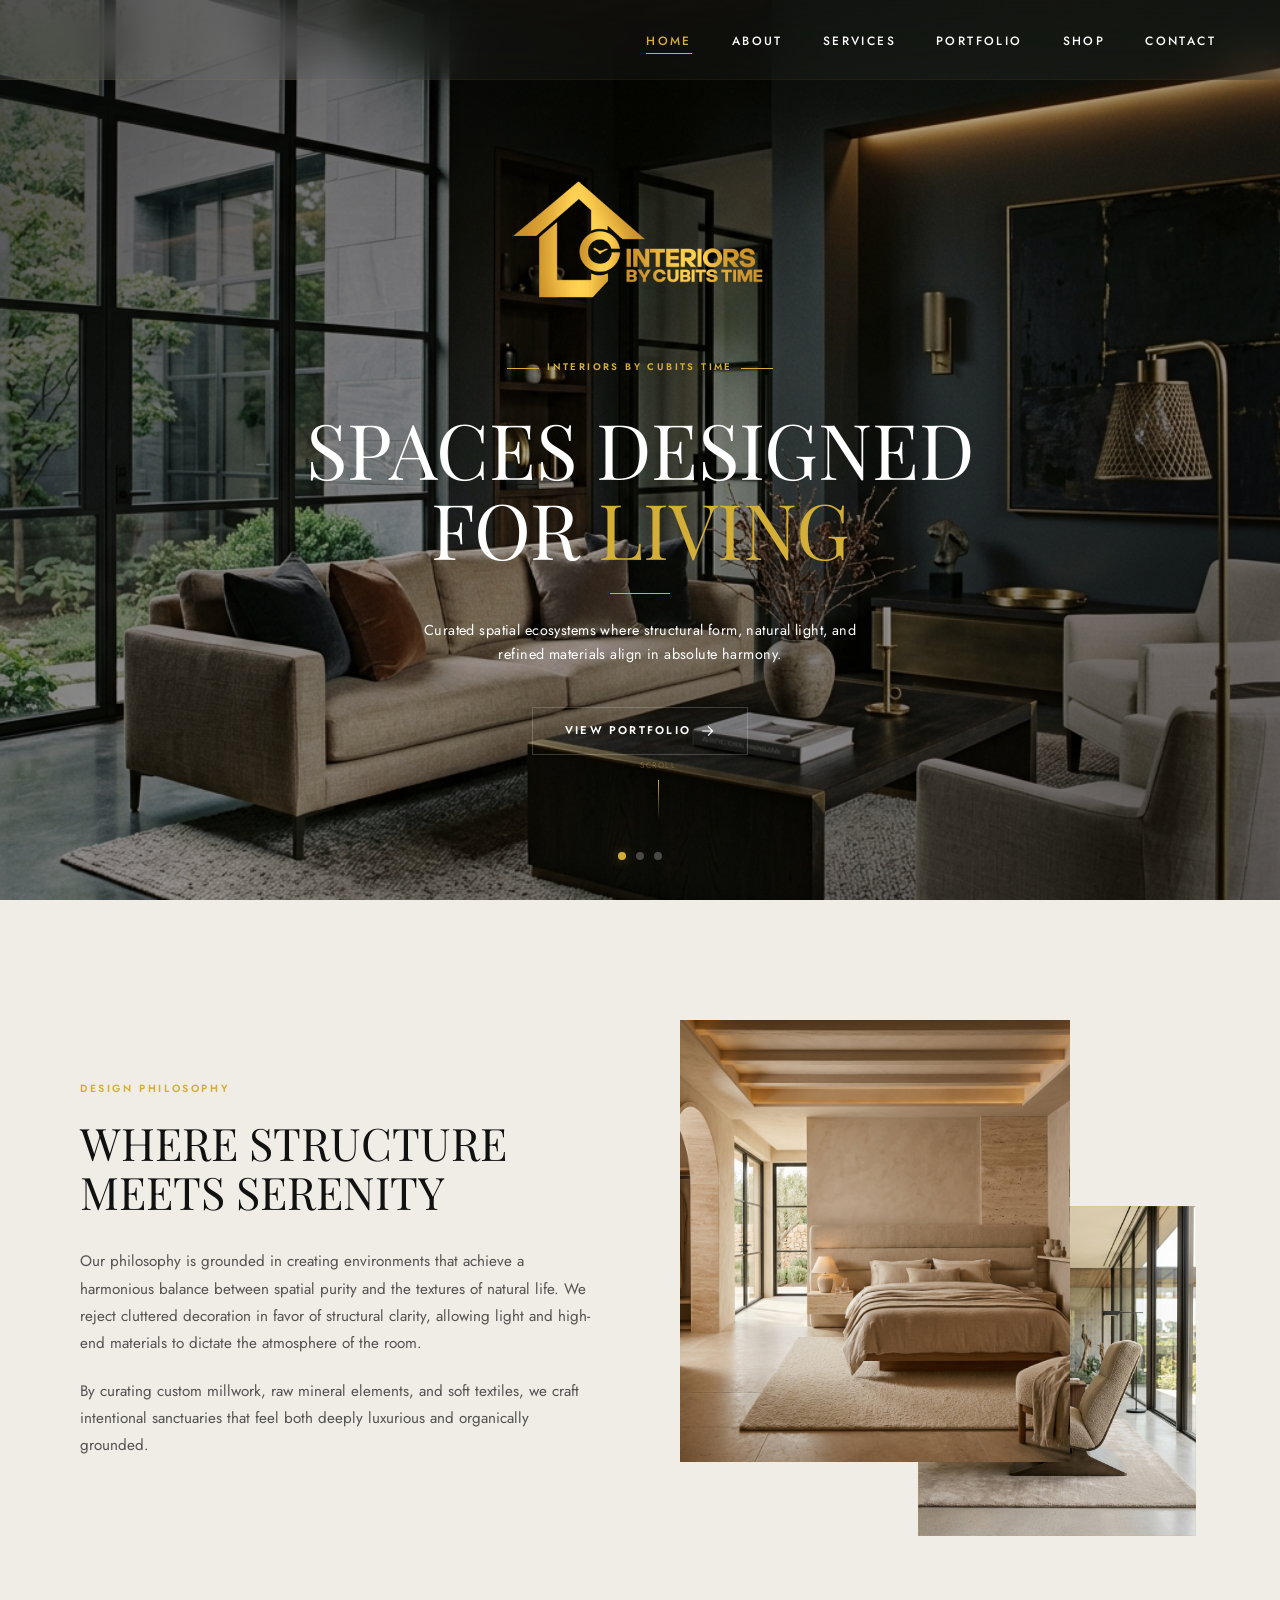
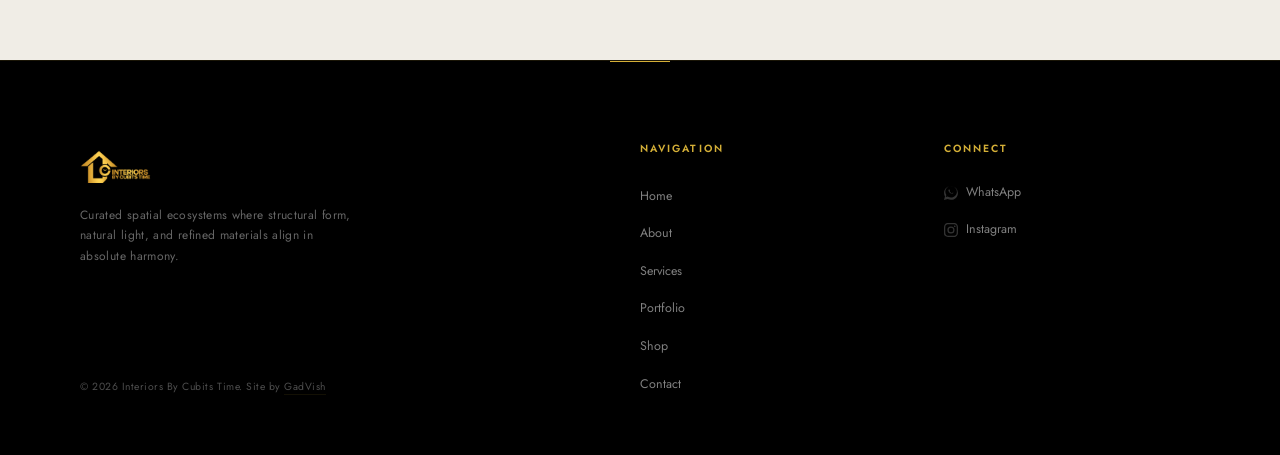
<file: index.html>
<!DOCTYPE html>
<html lang="en">
<head>
    <meta charset="UTF-8">
    <meta name="viewport" content="width=device-width, initial-scale=1.0">
    <title>Interiors By Cubits Time | Spaces Designed for Living</title>
    <!-- Fonts Import -->
    <link href="https://fonts.googleapis.com/css2?family=Playfair+Display:ital,wght@0,300;0,400;0,500;0,600;0,700;1,400&family=Jost:wght@300;400;500;600&display=swap" rel="stylesheet">
    <link rel="stylesheet" href="style.css">
    <link rel="icon" type="image/png" href="images/logo (2).png">
</head>
<body>

    <!-- NAVIGATION HEADER -->
    <header class="nav-bar">
        <a href="index.html" class="nav-logo" aria-label="Interiors By Cubits Time Home"><img src="images/logo (2).png" alt="Interiors By Cubits Time"></a>
        <button class="nav-toggle" aria-label="Toggle Navigation">
            <span class="hamburger-bar"></span>
            <span class="hamburger-bar"></span>
            <span class="hamburger-bar"></span>
        </button>
        <ul class="nav-links">
            <li><a href="index.html" class="active">Home</a></li>
            <li><a href="about.html">About</a></li>
            <li><a href="services.html">Services</a></li>
            <li><a href="portfolio.html">Portfolio</a></li>
            <li><a href="shop.html">Shop</a></li>
            <li><a href="contact.html">Contact</a></li>
        </ul>
    </header>

    <!-- 1. HERO SECTION -->
    <section id="hero">
        <div class="hero-slider">
            <div class="hero-slide active">
                <img src="images/hero.png" alt="Minimalist luxury living space">
            </div>
            <div class="hero-slide">
                <img src="images/bedroom.png" alt="Linen master bedroom concept">
            </div>
            <div class="hero-slide">
                <img src="images/lounge.png" alt="Minimalist lounge chair detail">
            </div>
        </div>
        <div class="hero-overlay"></div>
        <div class="hero-content">
            <div class="hero-logo-badge"><img src="images/logo (2).png" alt="Interiors By Cubits Time"></div>
            <div class="hero-badge">
                <span class="hero-badge-line"></span>
                Interiors By Cubits Time
                <span class="hero-badge-line"></span>
            </div>
            <h1 class="hero-title">Spaces Designed<br>for <em>Living</em></h1>
            <div class="hero-divider"></div>
            <p class="hero-tagline">Curated spatial ecosystems where structural form, natural light, and refined materials align in absolute harmony.</p>
            <a href="portfolio.html" class="hero-cta">
                View Portfolio
                <svg width="14" height="14" viewBox="0 0 12 12" fill="none"><path d="M1 6h8M6 2l4 4-4 4" stroke="currentColor" stroke-width="1" fill="none"/></svg>
            </a>
        </div>
        <div class="hero-dots">
            <button class="hero-dot active" data-index="0"></button>
            <button class="hero-dot" data-index="1"></button>
            <button class="hero-dot" data-index="2"></button>
        </div>
        <div class="hero-scroll">
            <span>Scroll</span>
            <div class="hero-scroll-line"></div>
        </div>
    </section>

    <!-- 2. DESIGN CONCEPT SECTION -->
    <section id="design-concept" class="home-concept">
        <div class="container concept-grid">
            <div class="concept-left reveal">
                <span class="concept-label">Design Philosophy</span>
                <h2 class="concept-title">Where Structure<br>Meets Serenity</h2>
                <div class="concept-body">
                    <p>Our philosophy is grounded in creating environments that achieve a harmonious balance between spatial purity and the textures of natural life. We reject cluttered decoration in favor of structural clarity, allowing light and high-end materials to dictate the atmosphere of the room.</p>
                    <p>By curating custom millwork, raw mineral elements, and soft textiles, we craft intentional sanctuaries that feel both deeply luxurious and organically grounded.</p>
                </div>
            </div>
            <div class="concept-right reveal delay-100">
                <div class="concept-img-main">
                    <img src="images/bedroom.png" alt="Warm master bedroom concept">
                </div>
                <div class="concept-img-accent">
                    <img src="images/lounge.png" alt="Minimalist lounge chair detail">
                </div>
            </div>
        </div>
    </section>

    <!-- SHARED FOOTER -->
    <footer class="site-footer">
        <div class="container">
            <div class="site-footer-inner">
                <div class="site-footer-brand">
                    <span class="site-footer-logo"><img src="images/logo (2).png" alt="Interiors By Cubits Time"></span>
                    <p class="site-footer-tagline">Curated spatial ecosystems where structural form, natural light, and refined materials align in absolute harmony.</p>
                    <p class="site-footer-copy">&copy; 2026 Interiors By Cubits Time. Site by <a href="https://wa.me/233500437993" target="_blank" rel="noopener noreferrer" style="color: inherit; text-decoration: none; border-bottom: 1px solid rgba(212,175,55,0.3);">GadVish</a></p>
                </div>
                <div>
                    <span class="site-footer-col-title">Navigation</span>
                    <ul class="site-footer-nav">
                        <li><a href="index.html">Home</a></li>
                        <li><a href="about.html">About</a></li>
                        <li><a href="services.html">Services</a></li>
                        <li><a href="portfolio.html">Portfolio</a></li>
                        <li><a href="shop.html">Shop</a></li>
                        <li><a href="contact.html">Contact</a></li>
                    </ul>
                </div>
                <div>
                    <span class="site-footer-col-title">Connect</span>
                    <ul class="site-footer-social">
                        <li><a href="https://wa.me/0576086967" target="_blank" rel="noopener noreferrer" aria-label="WhatsApp">
                            <svg xmlns="http://www.w3.org/2000/svg" width="14" height="14" fill="currentColor" viewBox="0 0 16 16"><path d="M13.601 2.326A7.85 7.85 0 0 0 7.994 0C3.627 0 .068 3.558.064 7.926c0 1.399.366 2.76 1.057 3.965L0 16l4.204-1.102a7.9 7.9 0 0 0 3.79.949h.004c4.368 0 7.927-3.558 7.93-7.93a7.9 7.9 0 0 0-2.33-5.607zM7.994 13.06a6.6 6.6 0 0 1-3.278-.872l-.236-.14-2.43.636.647-2.37-.154-.245a6.57 6.57 0 0 1-1.008-3.5c.003-3.633 2.97-6.593 6.614-6.593a6.59 6.59 0 0 1 4.666 1.93 6.59 6.59 0 0 1 1.929 4.667c-.003 3.633-2.97 6.593-6.613 6.593m3.473-4.96c-.185-.093-1.098-.542-1.268-.604-.17-.063-.293-.093-.417.093-.125.187-.482.604-.59.729-.109.125-.219.14-.405.047a5.5 5.5 0 0 1-1.51-1.36c-.466-.401-.84-1.002-.912-1.124-.072-.122-.008-.188.053-.249.056-.054.125-.145.187-.217.063-.072.083-.122.124-.2.041-.078.02-.145-.01-.207-.03-.062-.293-.707-.4-.963-.105-.255-.21-.22-.293-.224-.075-.003-.16-.004-.245-.004a.48.48 0 0 0-.35.162c-.12.13-.457.447-.457 1.09 0 .642.467 1.26.53 1.348.064.088.918 1.4 2.226 1.964.312.134.557.214.747.275.313.1.597.086.822.052.25-.038.799-.327.91-.643.11-.317.11-.59.078-.644-.03-.053-.113-.093-.298-.186"/></svg>
                            WhatsApp
                        </a></li>
                        <li><a href="https://www.instagram.com/interiorsbycubitstime?igsh=MWhub2NjeDc0ZXJ0Zw==" target="_blank" rel="noopener noreferrer" aria-label="Instagram">
                            <svg xmlns="http://www.w3.org/2000/svg" width="14" height="14" fill="currentColor" viewBox="0 0 16 16"><path d="M8 0C5.829 0 5.556.01 4.703.048 3.85.088 3.269.222 2.76.42a3.9 3.9 0 0 0-1.417.923A3.9 3.9 0 0 0 .42 2.76C.222 3.268.087 3.85.048 4.7.01 5.555 0 5.827 0 8.001c0 2.172.01 2.444.048 3.297.04 8.5.18 1.416.363 1.926a3.9 3.9 0 0 0 .923 1.417 3.9 3.9 0 0 0 1.417.923c.51.198 1.09.333 1.942.372C5.555 15.99 5.827 16 8 16s2.444-.01 3.298-.048c.851-.04 1.434-.174 1.943-.372a3.9 3.9 0 0 0 1.416-.923c.445-.445.718-.991.924-1.417.197-.509.332-1.09.372-1.942C15.99 10.445 16 10.173 16 8s-.01-2.444-.048-3.299c-.04-.851-.175-1.433-.372-1.941a3.9 3.9 0 0 0-.923-1.417A3.9 3.9 0 0 0 13.24.42c-.51-.198-1.092-.333-1.943-.372C10.443.01 10.172 0 7.998 0zm-.717 1.442h.718c2.136 0 2.389.007 3.232.046.78.035 1.204.166 1.486.275.373.145.64.319.92.599s.453.546.598.92c.11.281.24.705.275 1.485.039.843.047 1.096.047 3.231s-.008 2.389-.047 3.232c-.035.78-.166 1.203-.275 1.485a2.5 2.5 0 0 1-.599.919c-.28.28-.546.453-.92.598-.28.11-.704.24-1.485.276-.843.038-1.096.047-3.232.047s-2.39-.009-3.233-.047c-.78-.036-1.203-.166-1.485-.276a2.5 2.5 0 0 1-.92-.598 2.5 2.5 0 0 1-.6-.92c-.109-.281-.24-.705-.275-1.485-.038-.843-.046-1.096-.046-3.233s.008-2.388.046-3.231c.036-.78.166-1.204.276-1.486.145-.373.319-.64.599-.92s.546-.453.92-.6c.282-.109.705-.24 1.485-.276.738-.034 1.024-.044 2.515-.045zm4.988 1.328a.96.96 0 1 0 0 1.92.96.96 0 0 0 0-1.92m-4.27 1.122a4.109 4.109 0 1 0 0 8.217 4.109 4.109 0 0 0 0-8.217m0 1.441a2.667 2.667 0 1 1 0 5.334 2.667 2.667 0 0 1 0-5.334"/></svg>
                            Instagram
                        </a></li>
                    </ul>
                </div>
            </div>

        </div>
    </footer>

    <!-- INLINE JAVASCRIPT FOR HERO SLIDER & SCROLL REVEAL -->
    <script>
        // Hero Slide Cycler
        const heroSlides = document.querySelectorAll('.hero-slide');
        const heroDots = document.querySelectorAll('.hero-dot');
        let currentSlide = 0;
        const slideInterval = 5000;

        function showHeroSlide(index) {
            heroSlides.forEach(s => s.classList.remove('active'));
            heroDots.forEach(d => d.classList.remove('active'));
            heroSlides[index].classList.add('active');
            heroDots[index].classList.add('active');
            currentSlide = index;
        }

        let autoSlide = setInterval(() => {
            showHeroSlide((currentSlide + 1) % heroSlides.length);
        }, slideInterval);

        heroDots.forEach(dot => {
            dot.addEventListener('click', () => {
                clearInterval(autoSlide);
                showHeroSlide(parseInt(dot.getAttribute('data-index')));
                autoSlide = setInterval(() => {
                    showHeroSlide((currentSlide + 1) % heroSlides.length);
                }, slideInterval);
            });
        });

        // Intersection Observer Reveal Scroll Animation
        const observerOptions = {
            root: null,
            rootMargin: '0px',
            threshold: 0.12
        };

        const observer = new IntersectionObserver((entries, observer) => {
            entries.forEach(entry => {
                if (entry.isIntersecting) {
                    entry.target.classList.add('active');
                    observer.unobserve(entry.target);
                }
            });
        }, observerOptions);

        document.querySelectorAll('.reveal').forEach(el => observer.observe(el));

        // Mobile Nav Hamburger Toggle
        const navToggle = document.querySelector('.nav-toggle');
        const navLinks = document.querySelector('.nav-links');

        if (navToggle && navLinks) {
            navToggle.addEventListener('click', () => {
                navToggle.classList.toggle('active');
                navLinks.classList.toggle('active');
                document.body.classList.toggle('nav-open');
            });
        }

        // Nav background on scroll + hero logo fade
        const navBar = document.querySelector('.nav-bar');
        const heroLogo = document.querySelector('.hero-logo-badge');
        window.addEventListener('scroll', () => {
            const scrolled = window.scrollY > 60;
            navBar.classList.toggle('scrolled', scrolled);
            if (heroLogo) {
                heroLogo.classList.toggle('fade', scrolled);
            }
        }, { passive: true });
    </script>

    <!-- Bottom Navigation (mobile) -->
    <nav class="bottom-nav">
        <a href="index.html" class="active" aria-label="Home">
            <svg viewBox="0 0 24 24"><path d="M3 12l9-9 9 9"/><path d="M5 10v10a1 1 0 0 0 1 1h3v-5h6v5h3a1 1 0 0 0 1-1V10"/></svg>
            Home
        </a>
        <a href="about.html" class="" aria-label="About">
            <svg viewBox="0 0 24 24"><circle cx="12" cy="8" r="4"/><path d="M4 20c0-4 3.6-7 8-7s8 3 8 7"/></svg>
            About
        </a>
        <a href="services.html" class="" aria-label="Services">
            <svg viewBox="0 0 24 24"><rect x="2" y="7" width="20" height="14" rx="2"/><path d="M16 7V5a2 2 0 0 0-2-2h-4a2 2 0 0 0-2 2v2"/></svg>
            Services
        </a>
        <a href="portfolio.html" class="" aria-label="Portfolio">
            <svg viewBox="0 0 24 24"><rect x="3" y="3" width="7" height="7"/><rect x="14" y="3" width="7" height="7"/><rect x="3" y="14" width="7" height="7"/><rect x="14" y="14" width="7" height="7"/></svg>
            Portfolio
        </a>
        <a href="shop.html" class="" aria-label="Shop">
            <svg viewBox="0 0 24 24"><path d="M6 2L3 6v14a2 2 0 0 0 2 2h14a2 2 0 0 0 2-2V6l-3-4z"/><line x1="3" y1="6" x2="21" y2="6"/><path d="M16 10a4 4 0 0 1-8 0"/></svg>
            Shop
        </a>
        <a href="contact.html" class="" aria-label="Contact">
            <svg viewBox="0 0 24 24"><path d="M4 4h16c1.1 0 2 .9 2 2v12c0 1.1-.9 2-2 2H4c-1.1 0-2-.9-2-2V6c0-1.1.9-2 2-2z"/><polyline points="22,6 12,13 2,6"/></svg>
            Contact
        </a>
    </nav>
</body>
</html>
</file>
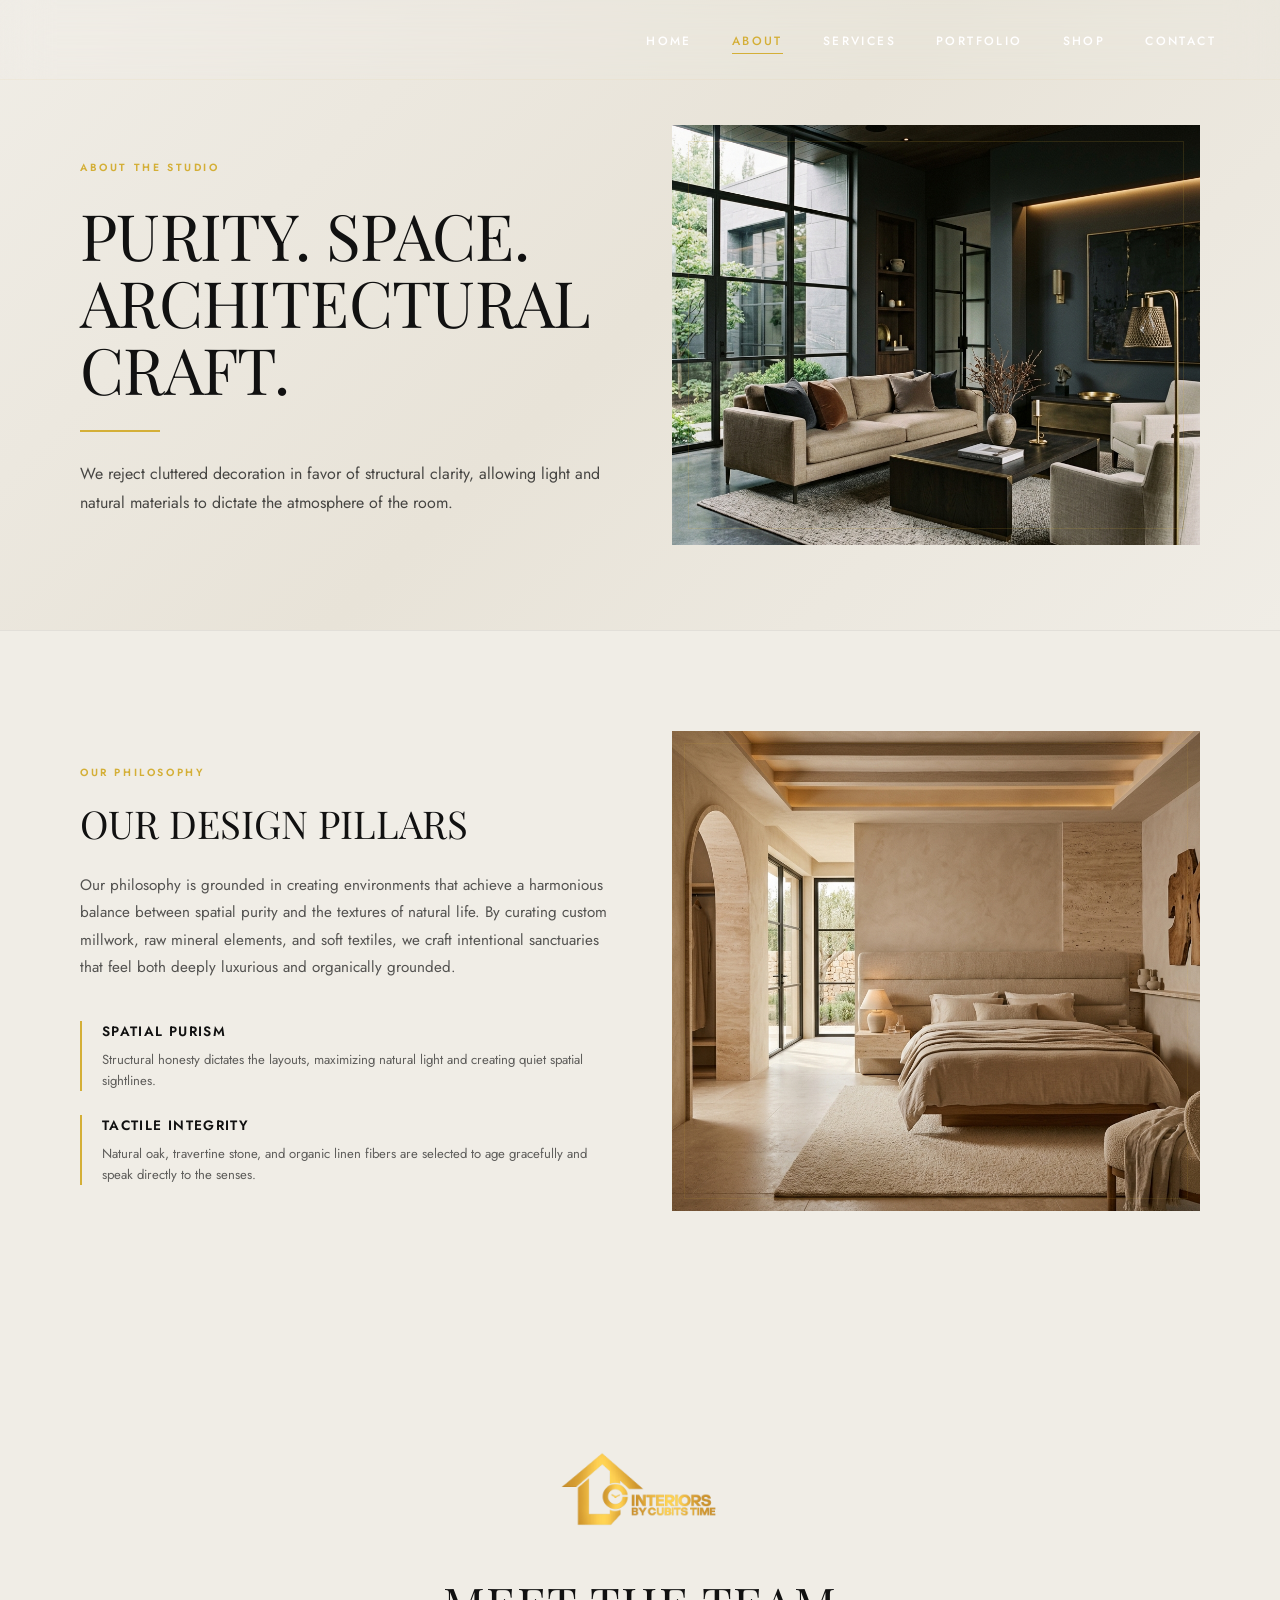
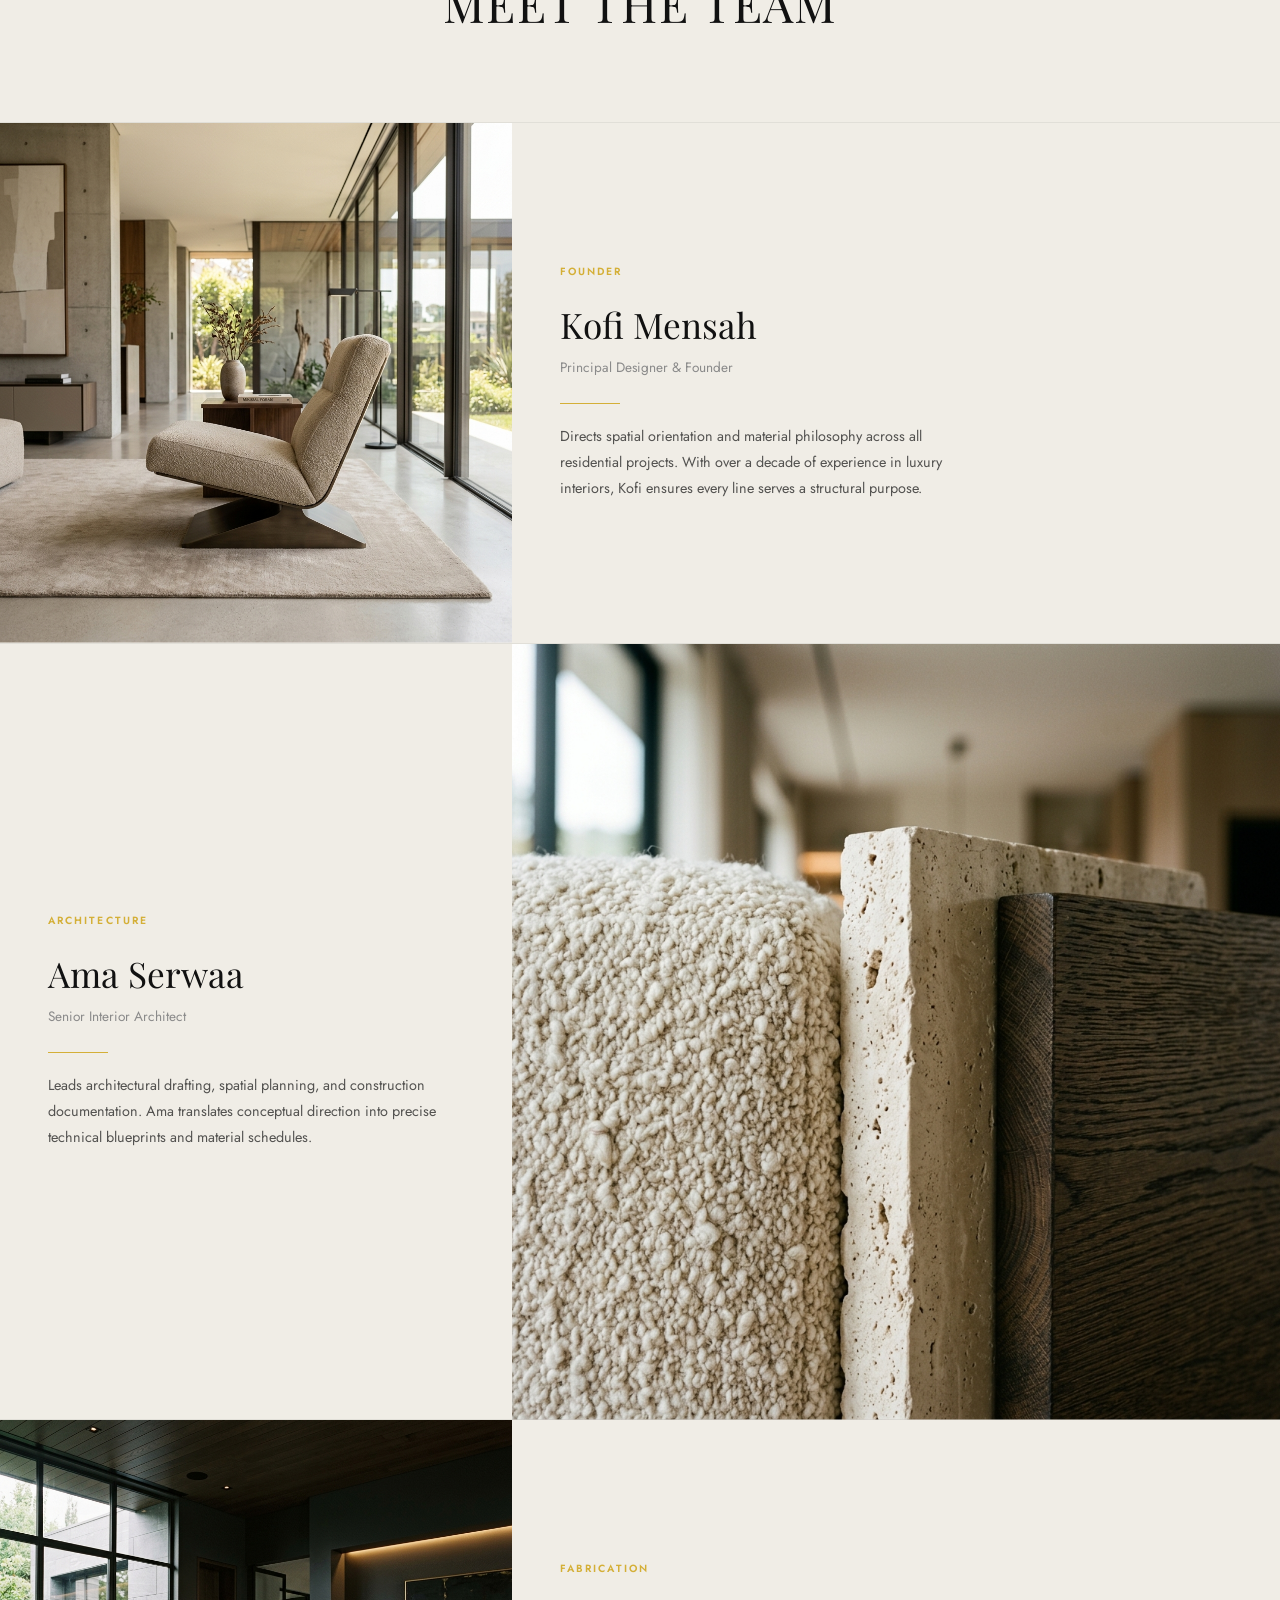
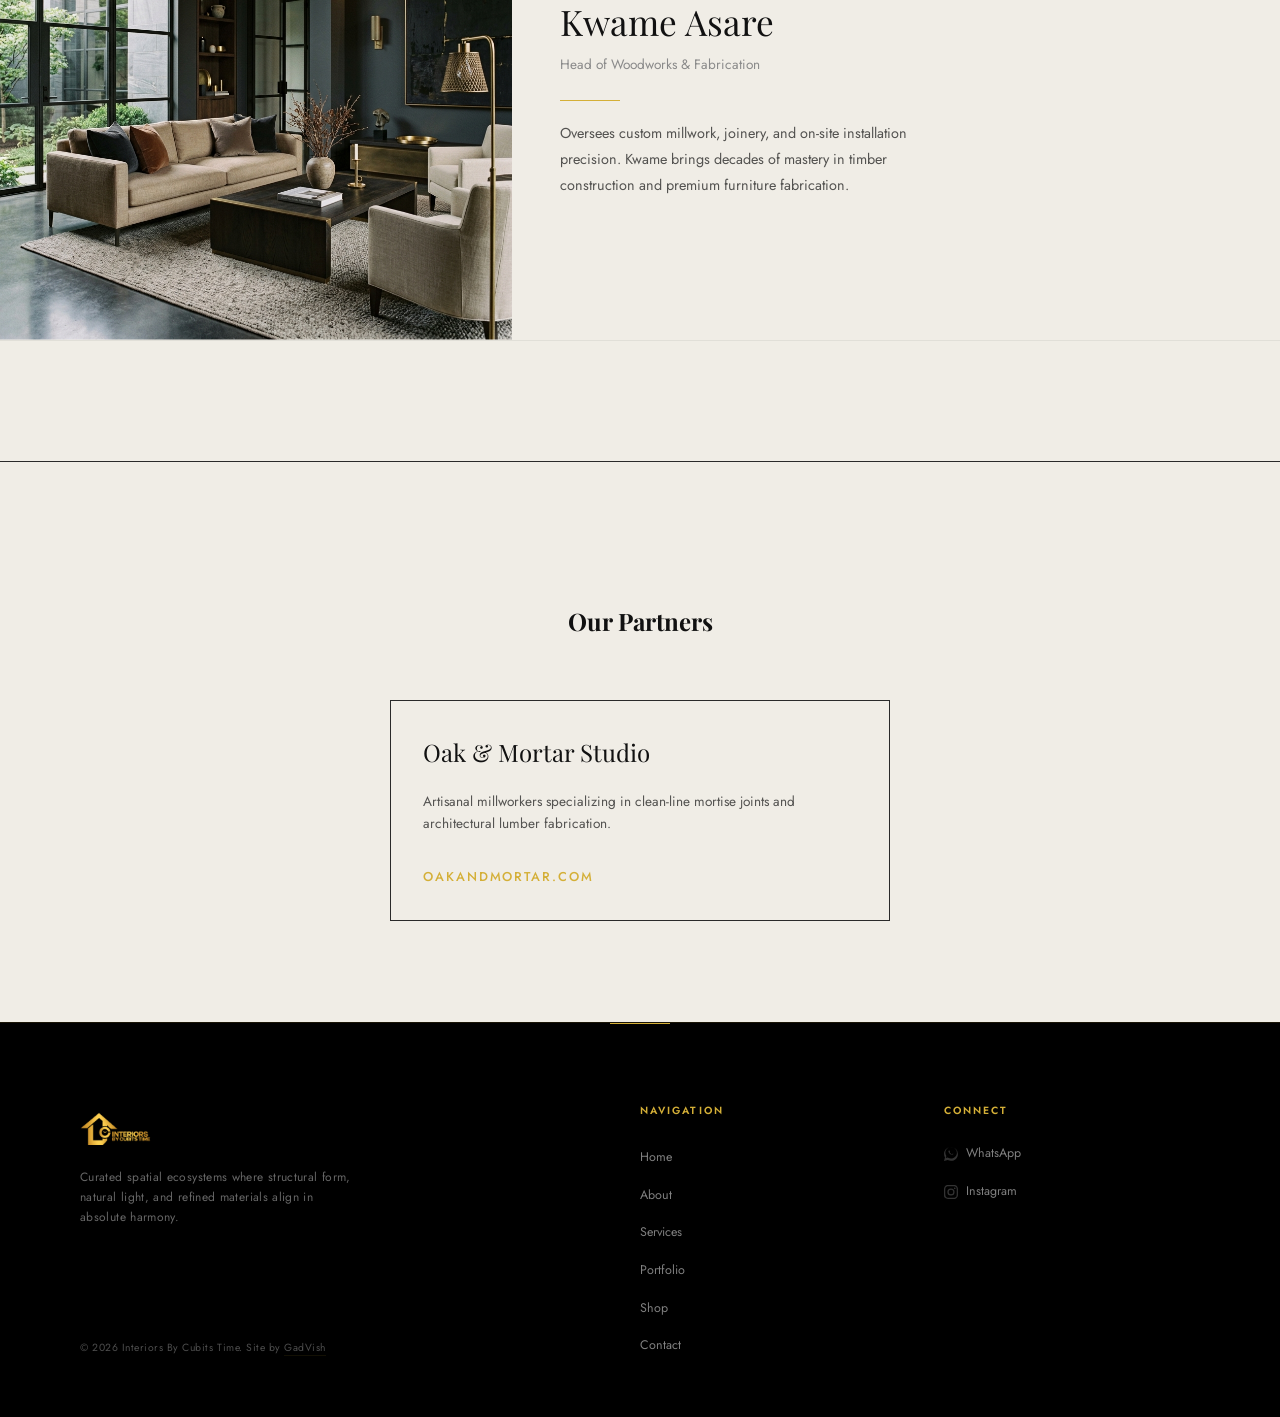
<file: about.html>
<!DOCTYPE html>
<html lang="en">
<head>
    <meta charset="UTF-8">
    <meta name="viewport" content="width=device-width, initial-scale=1.0">
    <title>About | Interiors By Cubits Time</title>
    <!-- Fonts Import -->
    <link href="https://fonts.googleapis.com/css2?family=Playfair+Display:ital,wght@0,300;0,400;0,500;0,600;0,700;1,400&family=Jost:wght@300;400;500;600&display=swap" rel="stylesheet">
    <link rel="stylesheet" href="style.css">
    <link rel="icon" type="image/png" href="images/logo (2).png">
</head>
<body>

    <!-- NAVIGATION HEADER -->
    <header class="nav-bar">
        <a href="index.html" class="nav-logo" aria-label="Interiors By Cubits Time Home"><img src="images/logo (2).png" alt="Interiors By Cubits Time"></a>
        <button class="nav-toggle" aria-label="Toggle Navigation">
            <span class="hamburger-bar"></span>
            <span class="hamburger-bar"></span>
            <span class="hamburger-bar"></span>
        </button>
        <ul class="nav-links">
            <li><a href="index.html">Home</a></li>
            <li><a href="about.html" class="active">About</a></li>
            <li><a href="services.html">Services</a></li>
            <li><a href="portfolio.html">Portfolio</a></li>
            <li><a href="shop.html">Shop</a></li>
            <li><a href="contact.html">Contact</a></li>
        </ul>
    </header>

    <!-- ABOUT HERO -->
    <section class="about-hero">
        <div class="container">
            <div class="about-hero-grid">
                <div class="reveal">
                    <span class="about-hero-label">About The Studio</span>
                    <h1 class="about-hero-title">Purity. Space.<br>Architectural Craft.</h1>
                    <div class="about-hero-divider"></div>
                    <p class="about-hero-text">We reject cluttered decoration in favor of structural clarity, allowing light and natural materials to dictate the atmosphere of the room.</p>
                </div>
                <div class="about-hero-visual reveal delay-100">
                    <img src="images/hero.png" alt="Minimalist luxury interior">
                    <div class="about-hero-visual-border"></div>
                </div>
            </div>
        </div>
    </section>

    <!-- DESIGN PHILOSOPHY -->
    <section id="philosophy-details" class="about-pillars">
        <div class="container">
            <div class="about-pillars-grid">
                <div class="reveal">
                    <span class="about-pillars-label">Our Philosophy</span>
                    <h2 class="about-pillars-title">Our Design Pillars</h2>
                    <p class="about-pillars-body">Our philosophy is grounded in creating environments that achieve a harmonious balance between spatial purity and the textures of natural life. By curating custom millwork, raw mineral elements, and soft textiles, we craft intentional sanctuaries that feel both deeply luxurious and organically grounded.</p>
                    <div class="pillar-items">
                        <div class="pillar-item">
                            <h4 class="pillar-item-title">Spatial Purism</h4>
                            <p class="pillar-item-desc">Structural honesty dictates the layouts, maximizing natural light and creating quiet spatial sightlines.</p>
                        </div>
                        <div class="pillar-item">
                            <h4 class="pillar-item-title">Tactile Integrity</h4>
                            <p class="pillar-item-desc">Natural oak, travertine stone, and organic linen fibers are selected to age gracefully and speak directly to the senses.</p>
                        </div>
                    </div>
                </div>
                <div class="about-pillars-visual reveal delay-100">
                    <img src="images/bedroom.png" alt="Symmetric master bedroom concept">
                </div>
            </div>
        </div>
    </section>



    <!-- THE TEAM -->
    <section id="team" class="team-alt">
        <div class="container">
            <div class="team-alt-header">
                <span class="team-alt-label"><img src="images/logo (2).png" alt="Interiors By Cubits Time"></span>
                <h2 class="team-alt-title">Meet The Team</h2>
            </div>
        </div>
        <div class="team-member reveal">
            <div class="team-member-image">
                <img src="images/lounge.png" alt="Kofi Mensah">
            </div>
            <div class="team-member-info">
                <span class="team-member-role-tag">Founder</span>
                <h3 class="team-member-name">Kofi Mensah</h3>
                <p class="team-member-title">Principal Designer &amp; Founder</p>
                <div class="team-member-divider"></div>
                <p class="team-member-bio">Directs spatial orientation and material philosophy across all residential projects. With over a decade of experience in luxury interiors, Kofi ensures every line serves a structural purpose.</p>
            </div>
        </div>
        <div class="team-member team-member-alt reveal">
            <div class="team-member-image">
                <img src="images/detail.png" alt="Ama Serwaa">
            </div>
            <div class="team-member-info">
                <span class="team-member-role-tag">Architecture</span>
                <h3 class="team-member-name">Ama Serwaa</h3>
                <p class="team-member-title">Senior Interior Architect</p>
                <div class="team-member-divider"></div>
                <p class="team-member-bio">Leads architectural drafting, spatial planning, and construction documentation. Ama translates conceptual direction into precise technical blueprints and material schedules.</p>
            </div>
        </div>
        <div class="team-member reveal">
            <div class="team-member-image">
                <img src="images/hero.png" alt="Kwame Asare">
            </div>
            <div class="team-member-info">
                <span class="team-member-role-tag">Fabrication</span>
                <h3 class="team-member-name">Kwame Asare</h3>
                <p class="team-member-title">Head of Woodworks &amp; Fabrication</p>
                <div class="team-member-divider"></div>
                <p class="team-member-bio">Oversees custom millwork, joinery, and on-site installation precision. Kwame brings decades of mastery in timber construction and premium furniture fabrication.</p>
            </div>
        </div>
    </section>

    <!-- OUR PARTNERS SECTION -->
    <section id="partners" class="light-section" style="padding: 100px 0; border-top: 1px solid var(--divider);">
        <div class="container">
            <div class="furniture-section-title reveal" style="text-align: center; margin-bottom: 60px;">
                <h2 class="font-display text-3xl uppercase">Our Partners</h2>
            </div>
            <div style="max-width: 500px; margin: 0 auto;">
                <div class="partner-card reveal" style="border: 1px solid var(--divider); padding: 32px;">
                    <h3 class="partner-name font-display" style="color: var(--text-dark);">Oak &amp; Mortar Studio</h3>
                    <p class="partner-desc">Artisanal millworkers specializing in clean-line mortise joints and architectural lumber fabrication.</p>
                    <a href="#" class="partner-link">oakandmortar.com</a>
                </div>
            </div>
        </div>
    </section>

    <!-- SHARED FOOTER -->
    <footer class="site-footer">
        <div class="container">
            <div class="site-footer-inner">
                <div class="site-footer-brand">
                    <span class="site-footer-logo"><img src="images/logo (2).png" alt="Interiors By Cubits Time"></span>
                    <p class="site-footer-tagline">Curated spatial ecosystems where structural form, natural light, and refined materials align in absolute harmony.</p>
                    <p class="site-footer-copy">&copy; 2026 Interiors By Cubits Time. Site by <a href="https://wa.me/233500437993" target="_blank" rel="noopener noreferrer" style="color: inherit; text-decoration: none; border-bottom: 1px solid rgba(212,175,55,0.3);">GadVish</a></p>
                </div>
                <div>
                    <span class="site-footer-col-title">Navigation</span>
                    <ul class="site-footer-nav">
                        <li><a href="index.html">Home</a></li>
                        <li><a href="about.html">About</a></li>
                        <li><a href="services.html">Services</a></li>
                        <li><a href="portfolio.html">Portfolio</a></li>
                        <li><a href="shop.html">Shop</a></li>
                        <li><a href="contact.html">Contact</a></li>
                    </ul>
                </div>
                <div>
                    <span class="site-footer-col-title">Connect</span>
                    <ul class="site-footer-social">
                        <li><a href="https://wa.me/0576086967" target="_blank" rel="noopener noreferrer" aria-label="WhatsApp">
                            <svg xmlns="http://www.w3.org/2000/svg" width="14" height="14" fill="currentColor" viewBox="0 0 16 16"><path d="M13.601 2.326A7.85 7.85 0 0 0 7.994 0C3.627 0 .068 3.558.064 7.926c0 1.399.366 2.76 1.057 3.965L0 16l4.204-1.102a7.9 7.9 0 0 0 3.79.949h.004c4.368 0 7.927-3.558 7.93-7.93a7.9 7.9 0 0 0-2.33-5.607zM7.994 13.06a6.6 6.6 0 0 1-3.278-.872l-.236-.14-2.43.636.647-2.37-.154-.245a6.57 6.57 0 0 1-1.008-3.5c.003-3.633 2.97-6.593 6.614-6.593a6.59 6.59 0 0 1 4.666 1.93 6.59 6.59 0 0 1 1.929 4.667c-.003 3.633-2.97 6.593-6.613 6.593m3.473-4.96c-.185-.093-1.098-.542-1.268-.604-.17-.063-.293-.093-.417.093-.125.187-.482.604-.59.729-.109.125-.219.14-.405.047a5.5 5.5 0 0 1-1.51-1.36c-.466-.401-.84-1.002-.912-1.124-.072-.122-.008-.188.053-.249.056-.054.125-.145.187-.217.063-.072.083-.122.124-.2.041-.078.02-.145-.01-.207-.03-.062-.293-.707-.4-.963-.105-.255-.21-.22-.293-.224-.075-.003-.16-.004-.245-.004a.48.48 0 0 0-.35.162c-.12.13-.457.447-.457 1.09 0 .642.467 1.26.53 1.348.064.088.918 1.4 2.226 1.964.312.134.557.214.747.275.313.1.597.086.822.052.25-.038.799-.327.91-.643.11-.317.11-.59.078-.644-.03-.053-.113-.093-.298-.186"/></svg>
                            WhatsApp
                        </a></li>
                        <li><a href="https://www.instagram.com/interiorsbycubitstime?igsh=MWhub2NjeDc0ZXJ0Zw==" target="_blank" rel="noopener noreferrer" aria-label="Instagram">
                            <svg xmlns="http://www.w3.org/2000/svg" width="14" height="14" fill="currentColor" viewBox="0 0 16 16"><path d="M8 0C5.829 0 5.556.01 4.703.048 3.85.088 3.269.222 2.76.42a3.9 3.9 0 0 0-1.417.923A3.9 3.9 0 0 0 .42 2.76C.222 3.268.087 3.85.048 4.7.01 5.555 0 5.827 0 8.001c0 2.172.01 2.444.048 3.297.04 8.5.18 1.416.363 1.926a3.9 3.9 0 0 0 .923 1.417 3.9 3.9 0 0 0 1.417.923c.51.198 1.09.333 1.942.372C5.555 15.99 5.827 16 8 16s2.444-.01 3.298-.048c.851-.04 1.434-.174 1.943-.372a3.9 3.9 0 0 0 1.416-.923c.445-.445.718-.991.924-1.417.197-.509.332-1.09.372-1.942C15.99 10.445 16 10.173 16 8s-.01-2.444-.048-3.299c-.04-.851-.175-1.433-.372-1.941a3.9 3.9 0 0 0-.923-1.417A3.9 3.9 0 0 0 13.24.42c-.51-.198-1.092-.333-1.943-.372C10.443.01 10.172 0 7.998 0zm-.717 1.442h.718c2.136 0 2.389.007 3.232.046.78.035 1.204.166 1.486.275.373.145.64.319.92.599s.453.546.598.92c.11.281.24.705.275 1.485.039.843.047 1.096.047 3.231s-.008 2.389-.047 3.232c-.035.78-.166 1.203-.275 1.485a2.5 2.5 0 0 1-.599.919c-.28.28-.546.453-.92.598-.28.11-.704.24-1.485.276-.843.038-1.096.047-3.232.047s-2.39-.009-3.233-.047c-.78-.036-1.203-.166-1.485-.276a2.5 2.5 0 0 1-.92-.598 2.5 2.5 0 0 1-.6-.92c-.109-.281-.24-.705-.275-1.485-.038-.843-.046-1.096-.046-3.233s.008-2.388.046-3.231c.036-.78.166-1.204.276-1.486.145-.373.319-.64.599-.92s.546-.453.92-.6c.282-.109.705-.24 1.485-.276.738-.034 1.024-.044 2.515-.045zm4.988 1.328a.96.96 0 1 0 0 1.92.96.96 0 0 0 0-1.92m-4.27 1.122a4.109 4.109 0 1 0 0 8.217 4.109 4.109 0 0 0 0-8.217m0 1.441a2.667 2.667 0 1 1 0 5.334 2.667 2.667 0 0 1 0-5.334"/></svg>
                            Instagram
                        </a></li>
                    </ul>
                </div>
            </div>
            
        </div>
    </footer>

    <!-- INTERSECTION OBSERVER FOR SCROLL REVEALS -->
    <script>
        const observerOptions = {
            root: null,
            rootMargin: '0px',
            threshold: 0.12
        };

        const observer = new IntersectionObserver((entries, observer) => {
            entries.forEach(entry => {
                if (entry.isIntersecting) {
                    entry.target.classList.add('active');
                    observer.unobserve(entry.target);
                }
            });
        }, observerOptions);

        document.querySelectorAll('.reveal').forEach(el => observer.observe(el));

        // Mobile Nav Hamburger Toggle
        const navToggle = document.querySelector('.nav-toggle');
        const navLinks = document.querySelector('.nav-links');

        if (navToggle && navLinks) {
            navToggle.addEventListener('click', () => {
                navToggle.classList.toggle('active');
                navLinks.classList.toggle('active');
                document.body.classList.toggle('nav-open');
            });
        }

        // Nav background on scroll
        const navBar = document.querySelector('.nav-bar');
        window.addEventListener('scroll', () => {
            if (window.scrollY > 60) {
                navBar.classList.add('scrolled');
            } else {
                navBar.classList.remove('scrolled');
            }
        }, { passive: true });
    </script>

    <!-- Bottom Navigation (mobile) -->
    <nav class="bottom-nav">
        <a href="index.html" class="" aria-label="Home">
            <svg viewBox="0 0 24 24"><path d="M3 12l9-9 9 9"/><path d="M5 10v10a1 1 0 0 0 1 1h3v-5h6v5h3a1 1 0 0 0 1-1V10"/></svg>
            Home
        </a>
        <a href="about.html" class="active" aria-label="About">
            <svg viewBox="0 0 24 24"><circle cx="12" cy="8" r="4"/><path d="M4 20c0-4 3.6-7 8-7s8 3 8 7"/></svg>
            About
        </a>
        <a href="services.html" class="" aria-label="Services">
            <svg viewBox="0 0 24 24"><rect x="2" y="7" width="20" height="14" rx="2"/><path d="M16 7V5a2 2 0 0 0-2-2h-4a2 2 0 0 0-2 2v2"/></svg>
            Services
        </a>
        <a href="portfolio.html" class="" aria-label="Portfolio">
            <svg viewBox="0 0 24 24"><rect x="3" y="3" width="7" height="7"/><rect x="14" y="3" width="7" height="7"/><rect x="3" y="14" width="7" height="7"/><rect x="14" y="14" width="7" height="7"/></svg>
            Portfolio
        </a>
        <a href="shop.html" class="" aria-label="Shop">
            <svg viewBox="0 0 24 24"><path d="M6 2L3 6v14a2 2 0 0 0 2 2h14a2 2 0 0 0 2-2V6l-3-4z"/><line x1="3" y1="6" x2="21" y2="6"/><path d="M16 10a4 4 0 0 1-8 0"/></svg>
            Shop
        </a>
        <a href="contact.html" class="" aria-label="Contact">
            <svg viewBox="0 0 24 24"><path d="M4 4h16c1.1 0 2 .9 2 2v12c0 1.1-.9 2-2 2H4c-1.1 0-2-.9-2-2V6c0-1.1.9-2 2-2z"/><polyline points="22,6 12,13 2,6"/></svg>
            Contact
        </a>
    </nav>
</body>
</html>
</file>
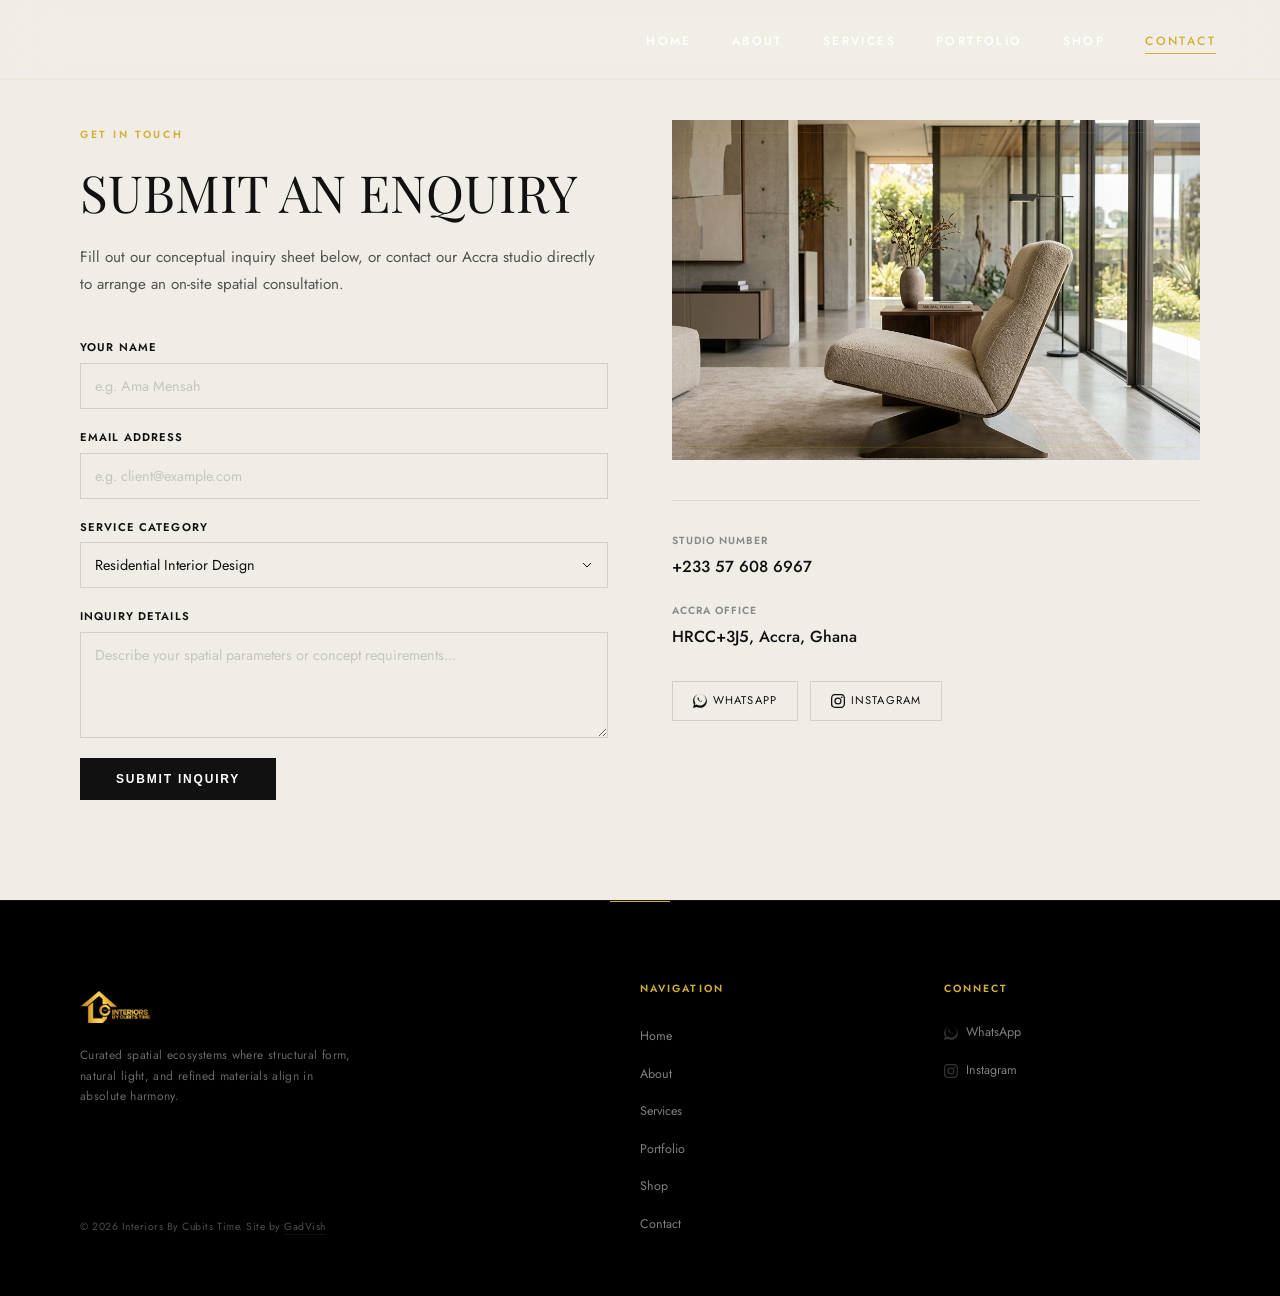
<file: contact.html>
<!DOCTYPE html>
<html lang="en">
<head>
    <meta charset="UTF-8">
    <meta name="viewport" content="width=device-width, initial-scale=1.0">
    <title>Contact | Interiors By Cubits Time</title>
    <!-- Fonts Import -->
    <link href="https://fonts.googleapis.com/css2?family=Playfair+Display:ital,wght@0,300;0,400;0,500;0,600;0,700;1,400&family=Jost:wght@300;400;500;600&display=swap" rel="stylesheet">
    <link rel="stylesheet" href="style.css">
    <link rel="icon" type="image/png" href="images/logo (2).png">
</head>
<body>

    <!-- NAVIGATION HEADER -->
    <header class="nav-bar">
        <a href="index.html" class="nav-logo" aria-label="Interiors By Cubits Time Home"><img src="images/logo (2).png" alt="Interiors By Cubits Time"></a>
        <button class="nav-toggle" aria-label="Toggle Navigation">
            <span class="hamburger-bar"></span>
            <span class="hamburger-bar"></span>
            <span class="hamburger-bar"></span>
        </button>
        <ul class="nav-links">
            <li><a href="index.html">Home</a></li>
            <li><a href="about.html">About</a></li>
            <li><a href="services.html">Services</a></li>
            <li><a href="portfolio.html">Portfolio</a></li>
            <li><a href="shop.html">Shop</a></li>
            <li><a href="contact.html" class="active">Contact</a></li>
        </ul>
    </header>

    <!-- CONTACT SECTION -->
    <section class="contact-page">
        <div class="container">
            <div class="contact-grid">
                <div class="reveal">
                    <span class="contact-label">Get In Touch</span>
                    <h1 class="contact-title">Submit an Enquiry</h1>
                    <p class="contact-intro">Fill out our conceptual inquiry sheet below, or contact our Accra studio directly to arrange an on-site spatial consultation.</p>
                    <form action="#" method="POST" class="contact-form">
                        <div class="contact-field">
                            <label class="contact-label-field" for="client-name">Your Name</label>
                            <input class="contact-input" type="text" id="client-name" name="name" required placeholder="e.g. Ama Mensah">
                        </div>
                        <div class="contact-field">
                            <label class="contact-label-field" for="client-email">Email Address</label>
                            <input class="contact-input" type="email" id="client-email" name="email" required placeholder="e.g. client@example.com">
                        </div>
                        <div class="contact-field">
                            <label class="contact-label-field" for="project-type">Service Category</label>
                            <select class="contact-select" id="project-type" name="category">
                                <option value="residential">Residential Interior Design</option>
                                <option value="woodworks">Custom Woodworks &amp; Millwork</option>
                                <option value="glasswork">Architectural Glass Work</option>
                                <option value="furniture">Curated Furniture Curation</option>
                                <option value="other">General Spatial Inquiry</option>
                            </select>
                        </div>
                        <div class="contact-field">
                            <label class="contact-label-field" for="client-message">Inquiry Details</label>
                            <textarea class="contact-textarea" id="client-message" name="message" rows="4" required placeholder="Describe your spatial parameters or concept requirements..."></textarea>
                        </div>
                        <button class="contact-submit" type="submit">Submit Inquiry</button>
                    </form>
                </div>
                <div class="contact-side reveal delay-100">
                    <div class="contact-image">
                        <img src="images/lounge.png" alt="Interior lounge detail space">
                        <div class="contact-image-border"></div>
                    </div>
                    <div class="contact-details">
                        <div class="contact-detail-item">
                            <span class="contact-detail-label">Studio Number</span>
                            <a class="contact-detail-value" href="tel:+233576086967">+233 57 608 6967</a>
                        </div>
                        <div class="contact-detail-item">
                            <span class="contact-detail-label">Accra Office</span>
                            <a class="contact-detail-value" href="https://maps.app.goo.gl/pqDfPX3CdpsKt5w39?g_st=ac" target="_blank" rel="noopener noreferrer">HRCC+3J5, Accra, Ghana</a>
                        </div>
                        <div class="contact-social">
                            <a href="https://wa.me/0576086967" target="_blank" rel="noopener noreferrer">
                                <svg xmlns="http://www.w3.org/2000/svg" width="14" height="14" fill="currentColor" viewBox="0 0 16 16"><path d="M13.601 2.326A7.85 7.85 0 0 0 7.994 0C3.627 0 .068 3.558.064 7.926c0 1.399.366 2.76 1.057 3.965L0 16l4.204-1.102a7.9 7.9 0 0 0 3.79.949h.004c4.368 0 7.927-3.558 7.93-7.93a7.9 7.9 0 0 0-2.33-5.607zM7.994 13.06a6.6 6.6 0 0 1-3.278-.872l-.236-.14-2.43.636.647-2.37-.154-.245a6.57 6.57 0 0 1-1.008-3.5c.003-3.633 2.97-6.593 6.614-6.593a6.59 6.59 0 0 1 4.666 1.93 6.59 6.59 0 0 1 1.929 4.667c-.003 3.633-2.97 6.593-6.613 6.593m3.473-4.96c-.185-.093-1.098-.542-1.268-.604-.17-.063-.293-.093-.417.093-.125.187-.482.604-.59.729-.109.125-.219.14-.405.047a5.5 5.5 0 0 1-1.51-1.36c-.466-.401-.84-1.002-.912-1.124-.072-.122-.008-.188.053-.249.056-.054.125-.145.187-.217.063-.072.083-.122.124-.2.041-.078.02-.145-.01-.207-.03-.062-.293-.707-.4-.963-.105-.255-.21-.22-.293-.224-.075-.003-.16-.004-.245-.004a.48.48 0 0 0-.35.162c-.12.13-.457.447-.457 1.09 0 .642.467 1.26.53 1.348.064.088.918 1.4 2.226 1.964.312.134.557.214.747.275.313.1.597.086.822.052.25-.038.799-.327.91-.643.11-.317.11-.59.078-.644-.03-.053-.113-.093-.298-.186"/></svg>
                                WhatsApp
                            </a>
                            <a href="https://www.instagram.com/interiorsbycubitstime?igsh=MWhub2NjeDc0ZXJ0Zw==" target="_blank" rel="noopener noreferrer">
                                <svg xmlns="http://www.w3.org/2000/svg" width="14" height="14" fill="currentColor" viewBox="0 0 16 16"><path d="M8 0C5.829 0 5.556.01 4.703.048 3.85.088 3.269.222 2.76.42a3.9 3.9 0 0 0-1.417.923A3.9 3.9 0 0 0 .42 2.76C.222 3.268.087 3.85.048 4.7.01 5.555 0 5.827 0 8.001c0 2.172.01 2.444.048 3.297.04 8.5.18 1.416.363 1.926a3.9 3.9 0 0 0 .923 1.417 3.9 3.9 0 0 0 1.417.923c.51.198 1.09.333 1.942.372C5.555 15.99 5.827 16 8 16s2.444-.01 3.298-.048c.851-.04 1.434-.174 1.943-.372a3.9 3.9 0 0 0 1.416-.923c.445-.445.718-.991.924-1.417.197-.509.332-1.09.372-1.942C15.99 10.445 16 10.173 16 8s-.01-2.444-.048-3.299c-.04-.851-.175-1.433-.372-1.941a3.9 3.9 0 0 0-.923-1.417A3.9 3.9 0 0 0 13.24.42c-.51-.198-1.092-.333-1.943-.372C10.443.01 10.172 0 7.998 0zm-.717 1.442h.718c2.136 0 2.389.007 3.232.046.78.035 1.204.166 1.486.275.373.145.64.319.92.599s.453.546.598.92c.11.281.24.705.275 1.485.039.843.047 1.096.047 3.231s-.008 2.389-.047 3.232c-.035.78-.166 1.203-.275 1.485a2.5 2.5 0 0 1-.599.919c-.28.28-.546.453-.92.598-.28.11-.704.24-1.485.276-.843.038-1.096.047-3.232.047s-2.39-.009-3.233-.047c-.78-.036-1.203-.166-1.485-.276a2.5 2.5 0 0 1-.92-.598 2.5 2.5 0 0 1-.6-.92c-.109-.281-.24-.705-.275-1.485-.038-.843-.046-1.096-.046-3.233s.008-2.388.046-3.231c.036-.78.166-1.204.276-1.486.145-.373.319-.64.599-.92s.546-.453.92-.6c.282-.109.705-.24 1.485-.276.738-.034 1.024-.044 2.515-.045zm4.988 1.328a.96.96 0 1 0 0 1.92.96.96 0 0 0 0-1.92m-4.27 1.122a4.109 4.109 0 1 0 0 8.217 4.109 4.109 0 0 0 0-8.217m0 1.441a2.667 2.667 0 1 1 0 5.334 2.667 2.667 0 0 1 0-5.334"/></svg>
                                Instagram
                            </a>
                        </div>
                    </div>
                </div>
            </div>
        </div>
    </section>

    <!-- SHARED FOOTER -->
    <footer class="site-footer">
        <div class="container">
            <div class="site-footer-inner">
                <div class="site-footer-brand">
                    <span class="site-footer-logo"><img src="images/logo (2).png" alt="Interiors By Cubits Time"></span>
                    <p class="site-footer-tagline">Curated spatial ecosystems where structural form, natural light, and refined materials align in absolute harmony.</p>
                    <p class="site-footer-copy">&copy; 2026 Interiors By Cubits Time. Site by <a href="https://wa.me/233500437993" target="_blank" rel="noopener noreferrer" style="color: inherit; text-decoration: none; border-bottom: 1px solid rgba(212,175,55,0.3);">GadVish</a></p>
                </div>
                <div>
                    <span class="site-footer-col-title">Navigation</span>
                    <ul class="site-footer-nav">
                        <li><a href="index.html">Home</a></li>
                        <li><a href="about.html">About</a></li>
                        <li><a href="services.html">Services</a></li>
                        <li><a href="portfolio.html">Portfolio</a></li>
                        <li><a href="shop.html">Shop</a></li>
                        <li><a href="contact.html">Contact</a></li>
                    </ul>
                </div>
                <div>
                    <span class="site-footer-col-title">Connect</span>
                    <ul class="site-footer-social">
                        <li><a href="https://wa.me/0576086967" target="_blank" rel="noopener noreferrer" aria-label="WhatsApp">
                            <svg xmlns="http://www.w3.org/2000/svg" width="14" height="14" fill="currentColor" viewBox="0 0 16 16"><path d="M13.601 2.326A7.85 7.85 0 0 0 7.994 0C3.627 0 .068 3.558.064 7.926c0 1.399.366 2.76 1.057 3.965L0 16l4.204-1.102a7.9 7.9 0 0 0 3.79.949h.004c4.368 0 7.927-3.558 7.93-7.93a7.9 7.9 0 0 0-2.33-5.607zM7.994 13.06a6.6 6.6 0 0 1-3.278-.872l-.236-.14-2.43.636.647-2.37-.154-.245a6.57 6.57 0 0 1-1.008-3.5c.003-3.633 2.97-6.593 6.614-6.593a6.59 6.59 0 0 1 4.666 1.93 6.59 6.59 0 0 1 1.929 4.667c-.003 3.633-2.97 6.593-6.613 6.593m3.473-4.96c-.185-.093-1.098-.542-1.268-.604-.17-.063-.293-.093-.417.093-.125.187-.482.604-.59.729-.109.125-.219.14-.405.047a5.5 5.5 0 0 1-1.51-1.36c-.466-.401-.84-1.002-.912-1.124-.072-.122-.008-.188.053-.249.056-.054.125-.145.187-.217.063-.072.083-.122.124-.2.041-.078.02-.145-.01-.207-.03-.062-.293-.707-.4-.963-.105-.255-.21-.22-.293-.224-.075-.003-.16-.004-.245-.004a.48.48 0 0 0-.35.162c-.12.13-.457.447-.457 1.09 0 .642.467 1.26.53 1.348.064.088.918 1.4 2.226 1.964.312.134.557.214.747.275.313.1.597.086.822.052.25-.038.799-.327.91-.643.11-.317.11-.59.078-.644-.03-.053-.113-.093-.298-.186"/></svg>
                            WhatsApp
                        </a></li>
                        <li><a href="https://www.instagram.com/interiorsbycubitstime?igsh=MWhub2NjeDc0ZXJ0Zw==" target="_blank" rel="noopener noreferrer" aria-label="Instagram">
                            <svg xmlns="http://www.w3.org/2000/svg" width="14" height="14" fill="currentColor" viewBox="0 0 16 16"><path d="M8 0C5.829 0 5.556.01 4.703.048 3.85.088 3.269.222 2.76.42a3.9 3.9 0 0 0-1.417.923A3.9 3.9 0 0 0 .42 2.76C.222 3.268.087 3.85.048 4.7.01 5.555 0 5.827 0 8.001c0 2.172.01 2.444.048 3.297.04 8.5.18 1.416.363 1.926a3.9 3.9 0 0 0 .923 1.417 3.9 3.9 0 0 0 1.417.923c.51.198 1.09.333 1.942.372C5.555 15.99 5.827 16 8 16s2.444-.01 3.298-.048c.851-.04 1.434-.174 1.943-.372a3.9 3.9 0 0 0 1.416-.923c.445-.445.718-.991.924-1.417.197-.509.332-1.09.372-1.942C15.99 10.445 16 10.173 16 8s-.01-2.444-.048-3.299c-.04-.851-.175-1.433-.372-1.941a3.9 3.9 0 0 0-.923-1.417A3.9 3.9 0 0 0 13.24.42c-.51-.198-1.092-.333-1.943-.372C10.443.01 10.172 0 7.998 0zm-.717 1.442h.718c2.136 0 2.389.007 3.232.046.78.035 1.204.166 1.486.275.373.145.64.319.92.599s.453.546.598.92c.11.281.24.705.275 1.485.039.843.047 1.096.047 3.231s-.008 2.389-.047 3.232c-.035.78-.166 1.203-.275 1.485a2.5 2.5 0 0 1-.599.919c-.28.28-.546.453-.92.598-.28.11-.704.24-1.485.276-.843.038-1.096.047-3.232.047s-2.39-.009-3.233-.047c-.78-.036-1.203-.166-1.485-.276a2.5 2.5 0 0 1-.92-.598 2.5 2.5 0 0 1-.6-.92c-.109-.281-.24-.705-.275-1.485-.038-.843-.046-1.096-.046-3.233s.008-2.388.046-3.231c.036-.78.166-1.204.276-1.486.145-.373.319-.64.599-.92s.546-.453.92-.6c.282-.109.705-.24 1.485-.276.738-.034 1.024-.044 2.515-.045zm4.988 1.328a.96.96 0 1 0 0 1.92.96.96 0 0 0 0-1.92m-4.27 1.122a4.109 4.109 0 1 0 0 8.217 4.109 4.109 0 0 0 0-8.217m0 1.441a2.667 2.667 0 1 1 0 5.334 2.667 2.667 0 0 1 0-5.334"/></svg>
                            Instagram
                        </a></li>
                    </ul>
                </div>
            </div>
            
        </div>
    </footer>

    <!-- INTERSECTION OBSERVER FOR SCROLL REVEALS -->
    <script>
        const observerOptions = {
            root: null,
            rootMargin: '0px',
            threshold: 0.12
        };

        const observer = new IntersectionObserver((entries, observer) => {
            entries.forEach(entry => {
                if (entry.isIntersecting) {
                    entry.target.classList.add('active');
                    observer.unobserve(entry.target);
                }
            });
        }, observerOptions);

        document.querySelectorAll('.reveal').forEach(el => observer.observe(el));

        // Mobile Nav Hamburger Toggle
        const navToggle = document.querySelector('.nav-toggle');
        const navLinks = document.querySelector('.nav-links');

        if (navToggle && navLinks) {
            navToggle.addEventListener('click', () => {
                navToggle.classList.toggle('active');
                navLinks.classList.toggle('active');
                document.body.classList.toggle('nav-open');
            });
        }

        // Nav background on scroll
        const navBar = document.querySelector('.nav-bar');
        window.addEventListener('scroll', () => {
            if (window.scrollY > 60) {
                navBar.classList.add('scrolled');
            } else {
                navBar.classList.remove('scrolled');
            }
        }, { passive: true });
    </script>

    <!-- Bottom Navigation (mobile) -->
    <nav class="bottom-nav">
        <a href="index.html" class="" aria-label="Home">
            <svg viewBox="0 0 24 24"><path d="M3 12l9-9 9 9"/><path d="M5 10v10a1 1 0 0 0 1 1h3v-5h6v5h3a1 1 0 0 0 1-1V10"/></svg>
            Home
        </a>
        <a href="about.html" class="" aria-label="About">
            <svg viewBox="0 0 24 24"><circle cx="12" cy="8" r="4"/><path d="M4 20c0-4 3.6-7 8-7s8 3 8 7"/></svg>
            About
        </a>
        <a href="services.html" class="" aria-label="Services">
            <svg viewBox="0 0 24 24"><rect x="2" y="7" width="20" height="14" rx="2"/><path d="M16 7V5a2 2 0 0 0-2-2h-4a2 2 0 0 0-2 2v2"/></svg>
            Services
        </a>
        <a href="portfolio.html" class="" aria-label="Portfolio">
            <svg viewBox="0 0 24 24"><rect x="3" y="3" width="7" height="7"/><rect x="14" y="3" width="7" height="7"/><rect x="3" y="14" width="7" height="7"/><rect x="14" y="14" width="7" height="7"/></svg>
            Portfolio
        </a>
        <a href="shop.html" class="" aria-label="Shop">
            <svg viewBox="0 0 24 24"><path d="M6 2L3 6v14a2 2 0 0 0 2 2h14a2 2 0 0 0 2-2V6l-3-4z"/><line x1="3" y1="6" x2="21" y2="6"/><path d="M16 10a4 4 0 0 1-8 0"/></svg>
            Shop
        </a>
        <a href="contact.html" class="active" aria-label="Contact">
            <svg viewBox="0 0 24 24"><path d="M4 4h16c1.1 0 2 .9 2 2v12c0 1.1-.9 2-2 2H4c-1.1 0-2-.9-2-2V6c0-1.1.9-2 2-2z"/><polyline points="22,6 12,13 2,6"/></svg>
            Contact
        </a>
    </nav>
</body>
</html>
</file>
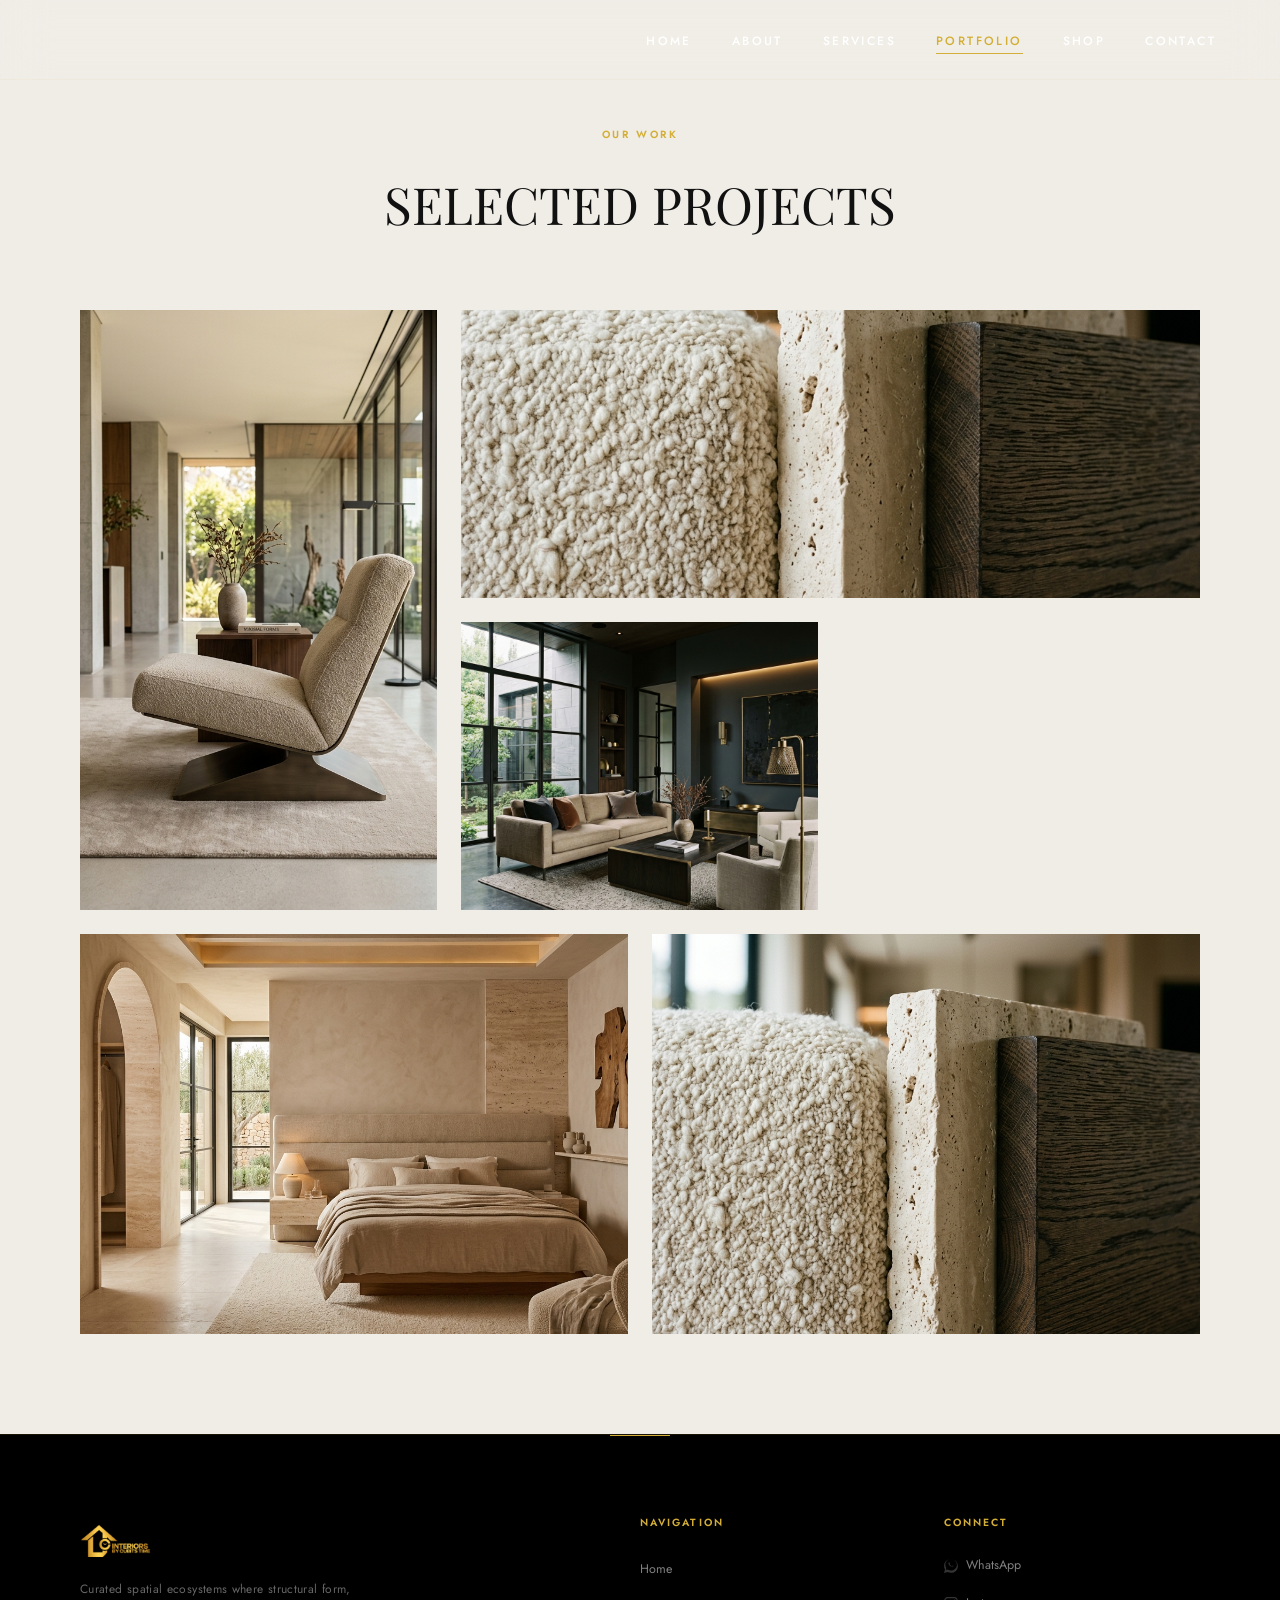
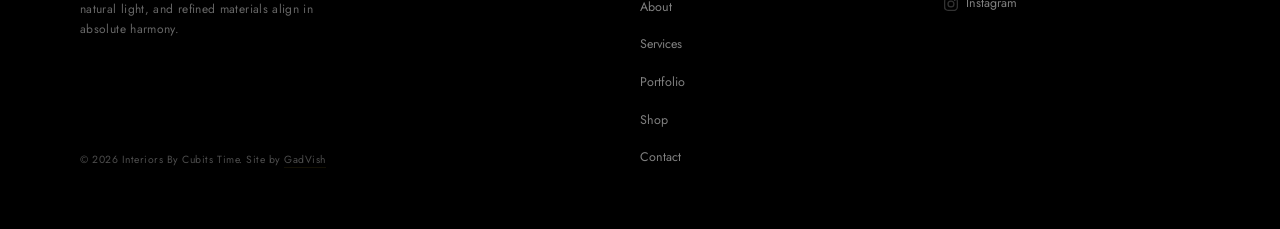
<file: portfolio.html>
<!DOCTYPE html>
<html lang="en">
<head>
    <meta charset="UTF-8">
    <meta name="viewport" content="width=device-width, initial-scale=1.0">
    <title>Portfolio | Interiors By Cubits Time</title>
    <!-- Fonts Import -->
    <link href="https://fonts.googleapis.com/css2?family=Playfair+Display:ital,wght@0,300;0,400;0,500;0,600;0,700;1,400&family=Jost:wght@300;400;500;600&display=swap" rel="stylesheet">
    <link rel="stylesheet" href="style.css">
    <link rel="icon" type="image/png" href="images/logo (2).png">
</head>
<body>

    <!-- NAVIGATION HEADER -->
    <header class="nav-bar">
        <a href="index.html" class="nav-logo" aria-label="Interiors By Cubits Time Home"><img src="images/logo (2).png" alt="Interiors By Cubits Time"></a>
        <button class="nav-toggle" aria-label="Toggle Navigation">
            <span class="hamburger-bar"></span>
            <span class="hamburger-bar"></span>
            <span class="hamburger-bar"></span>
        </button>
        <ul class="nav-links">
            <li><a href="index.html">Home</a></li>
            <li><a href="about.html">About</a></li>
            <li><a href="services.html">Services</a></li>
            <li><a href="portfolio.html" class="active">Portfolio</a></li>
            <li><a href="shop.html">Shop</a></li>
            <li><a href="contact.html">Contact</a></li>
        </ul>
    </header>

    <!-- PORTFOLIO GALLERY SECTION -->
    <section class="portfolio-page">
        <div class="container">
            <div class="portfolio-header reveal">
                <span class="portfolio-label">Our Work</span>
                <h1 class="portfolio-title">Selected Projects</h1>
            </div>
            <div class="portfolio-grid">
                <a href="#" class="portfolio-card tall reveal">
                    <div class="portfolio-card-img">
                        <img src="images/lounge.png" alt="Manhattan Loft Interior">
                    </div>
                    <div class="portfolio-card-info">
                        <h2 class="portfolio-card-title">Manhattan Loft</h2>
                        <span class="portfolio-card-meta">Lounge Detail — 2026</span>
                    </div>
                </a>
                <a href="#" class="portfolio-card wide reveal delay-100">
                    <div class="portfolio-card-img">
                        <img src="images/detail.png" alt="Soho Residence Stone Millwork">
                    </div>
                    <div class="portfolio-card-info">
                        <h2 class="portfolio-card-title">Soho Residence</h2>
                        <span class="portfolio-card-meta">Travertine &amp; Oak — 2025</span>
                    </div>
                </a>
                <a href="#" class="portfolio-card square reveal delay-200">
                    <div class="portfolio-card-img">
                        <img src="images/hero.png" alt="Hamptons Villa Living Area">
                    </div>
                    <div class="portfolio-card-info">
                        <h2 class="portfolio-card-title">Hamptons Villa</h2>
                        <span class="portfolio-card-meta">Living Lounge — 2026</span>
                    </div>
                </a>
                <a href="#" class="portfolio-card medium reveal">
                    <div class="portfolio-card-img">
                        <img src="images/bedroom.png" alt="Tribeca Penthouse Master Suite">
                    </div>
                    <div class="portfolio-card-info">
                        <h2 class="portfolio-card-title">Tribeca Penthouse</h2>
                        <span class="portfolio-card-meta">Master Suite — 2026</span>
                    </div>
                </a>
                <a href="#" class="portfolio-card medium reveal delay-100">
                    <div class="portfolio-card-img">
                        <img src="images/detail.png" alt="Chelsea Residence Material Palette">
                    </div>
                    <div class="portfolio-card-info">
                        <h2 class="portfolio-card-title">Chelsea Residence</h2>
                        <span class="portfolio-card-meta">Architectural Details — 2025</span>
                    </div>
                </a>
            </div>
        </div>
    </section>



    <!-- SHARED FOOTER -->
    <footer class="site-footer">
        <div class="container">
            <div class="site-footer-inner">
                <div class="site-footer-brand">
                    <span class="site-footer-logo"><img src="images/logo (2).png" alt="Interiors By Cubits Time"></span>
                    <p class="site-footer-tagline">Curated spatial ecosystems where structural form, natural light, and refined materials align in absolute harmony.</p>
                    <p class="site-footer-copy">&copy; 2026 Interiors By Cubits Time. Site by <a href="https://wa.me/233500437993" target="_blank" rel="noopener noreferrer" style="color: inherit; text-decoration: none; border-bottom: 1px solid rgba(212,175,55,0.3);">GadVish</a></p>
                </div>
                <div>
                    <span class="site-footer-col-title">Navigation</span>
                    <ul class="site-footer-nav">
                        <li><a href="index.html">Home</a></li>
                        <li><a href="about.html">About</a></li>
                        <li><a href="services.html">Services</a></li>
                        <li><a href="portfolio.html">Portfolio</a></li>
                        <li><a href="shop.html">Shop</a></li>
                        <li><a href="contact.html">Contact</a></li>
                    </ul>
                </div>
                <div>
                    <span class="site-footer-col-title">Connect</span>
                    <ul class="site-footer-social">
                        <li><a href="https://wa.me/0576086967" target="_blank" rel="noopener noreferrer" aria-label="WhatsApp">
                            <svg xmlns="http://www.w3.org/2000/svg" width="14" height="14" fill="currentColor" viewBox="0 0 16 16"><path d="M13.601 2.326A7.85 7.85 0 0 0 7.994 0C3.627 0 .068 3.558.064 7.926c0 1.399.366 2.76 1.057 3.965L0 16l4.204-1.102a7.9 7.9 0 0 0 3.79.949h.004c4.368 0 7.927-3.558 7.93-7.93a7.9 7.9 0 0 0-2.33-5.607zM7.994 13.06a6.6 6.6 0 0 1-3.278-.872l-.236-.14-2.43.636.647-2.37-.154-.245a6.57 6.57 0 0 1-1.008-3.5c.003-3.633 2.97-6.593 6.614-6.593a6.59 6.59 0 0 1 4.666 1.93 6.59 6.59 0 0 1 1.929 4.667c-.003 3.633-2.97 6.593-6.613 6.593m3.473-4.96c-.185-.093-1.098-.542-1.268-.604-.17-.063-.293-.093-.417.093-.125.187-.482.604-.59.729-.109.125-.219.14-.405.047a5.5 5.5 0 0 1-1.51-1.36c-.466-.401-.84-1.002-.912-1.124-.072-.122-.008-.188.053-.249.056-.054.125-.145.187-.217.063-.072.083-.122.124-.2.041-.078.02-.145-.01-.207-.03-.062-.293-.707-.4-.963-.105-.255-.21-.22-.293-.224-.075-.003-.16-.004-.245-.004a.48.48 0 0 0-.35.162c-.12.13-.457.447-.457 1.09 0 .642.467 1.26.53 1.348.064.088.918 1.4 2.226 1.964.312.134.557.214.747.275.313.1.597.086.822.052.25-.038.799-.327.91-.643.11-.317.11-.59.078-.644-.03-.053-.113-.093-.298-.186"/></svg>
                            WhatsApp
                        </a></li>
                        <li><a href="https://www.instagram.com/interiorsbycubitstime?igsh=MWhub2NjeDc0ZXJ0Zw==" target="_blank" rel="noopener noreferrer" aria-label="Instagram">
                            <svg xmlns="http://www.w3.org/2000/svg" width="14" height="14" fill="currentColor" viewBox="0 0 16 16"><path d="M8 0C5.829 0 5.556.01 4.703.048 3.85.088 3.269.222 2.76.42a3.9 3.9 0 0 0-1.417.923A3.9 3.9 0 0 0 .42 2.76C.222 3.268.087 3.85.048 4.7.01 5.555 0 5.827 0 8.001c0 2.172.01 2.444.048 3.297.04 8.5.18 1.416.363 1.926a3.9 3.9 0 0 0 .923 1.417 3.9 3.9 0 0 0 1.417.923c.51.198 1.09.333 1.942.372C5.555 15.99 5.827 16 8 16s2.444-.01 3.298-.048c.851-.04 1.434-.174 1.943-.372a3.9 3.9 0 0 0 1.416-.923c.445-.445.718-.991.924-1.417.197-.509.332-1.09.372-1.942C15.99 10.445 16 10.173 16 8s-.01-2.444-.048-3.299c-.04-.851-.175-1.433-.372-1.941a3.9 3.9 0 0 0-.923-1.417A3.9 3.9 0 0 0 13.24.42c-.51-.198-1.092-.333-1.943-.372C10.443.01 10.172 0 7.998 0zm-.717 1.442h.718c2.136 0 2.389.007 3.232.046.78.035 1.204.166 1.486.275.373.145.64.319.92.599s.453.546.598.92c.11.281.24.705.275 1.485.039.843.047 1.096.047 3.231s-.008 2.389-.047 3.232c-.035.78-.166 1.203-.275 1.485a2.5 2.5 0 0 1-.599.919c-.28.28-.546.453-.92.598-.28.11-.704.24-1.485.276-.843.038-1.096.047-3.232.047s-2.39-.009-3.233-.047c-.78-.036-1.203-.166-1.485-.276a2.5 2.5 0 0 1-.92-.598 2.5 2.5 0 0 1-.6-.92c-.109-.281-.24-.705-.275-1.485-.038-.843-.046-1.096-.046-3.233s.008-2.388.046-3.231c.036-.78.166-1.204.276-1.486.145-.373.319-.64.599-.92s.546-.453.92-.6c.282-.109.705-.24 1.485-.276.738-.034 1.024-.044 2.515-.045zm4.988 1.328a.96.96 0 1 0 0 1.92.96.96 0 0 0 0-1.92m-4.27 1.122a4.109 4.109 0 1 0 0 8.217 4.109 4.109 0 0 0 0-8.217m0 1.441a2.667 2.667 0 1 1 0 5.334 2.667 2.667 0 0 1 0-5.334"/></svg>
                            Instagram
                        </a></li>
                    </ul>
                </div>
            </div>
            
        </div>
    </footer>

    <!-- INTERSECTION OBSERVER FOR SCROLL REVEALS -->
    <script>
        const observerOptions = {
            root: null,
            rootMargin: '0px',
            threshold: 0.12
        };

        const observer = new IntersectionObserver((entries, observer) => {
            entries.forEach(entry => {
                if (entry.isIntersecting) {
                    entry.target.classList.add('active');
                    observer.unobserve(entry.target);
                }
            });
        }, observerOptions);

        document.querySelectorAll('.reveal').forEach(el => observer.observe(el));

        // Mobile Nav Hamburger Toggle
        const navToggle = document.querySelector('.nav-toggle');
        const navLinks = document.querySelector('.nav-links');

        if (navToggle && navLinks) {
            navToggle.addEventListener('click', () => {
                navToggle.classList.toggle('active');
                navLinks.classList.toggle('active');
                document.body.classList.toggle('nav-open');
            });
        }

        // Nav background on scroll
        const navBar = document.querySelector('.nav-bar');
        window.addEventListener('scroll', () => {
            if (window.scrollY > 60) {
                navBar.classList.add('scrolled');
            } else {
                navBar.classList.remove('scrolled');
            }
        }, { passive: true });
    </script>

    <!-- Bottom Navigation (mobile) -->
    <nav class="bottom-nav">
        <a href="index.html" class="" aria-label="Home">
            <svg viewBox="0 0 24 24"><path d="M3 12l9-9 9 9"/><path d="M5 10v10a1 1 0 0 0 1 1h3v-5h6v5h3a1 1 0 0 0 1-1V10"/></svg>
            Home
        </a>
        <a href="about.html" class="" aria-label="About">
            <svg viewBox="0 0 24 24"><circle cx="12" cy="8" r="4"/><path d="M4 20c0-4 3.6-7 8-7s8 3 8 7"/></svg>
            About
        </a>
        <a href="services.html" class="" aria-label="Services">
            <svg viewBox="0 0 24 24"><rect x="2" y="7" width="20" height="14" rx="2"/><path d="M16 7V5a2 2 0 0 0-2-2h-4a2 2 0 0 0-2 2v2"/></svg>
            Services
        </a>
        <a href="portfolio.html" class="active" aria-label="Portfolio">
            <svg viewBox="0 0 24 24"><rect x="3" y="3" width="7" height="7"/><rect x="14" y="3" width="7" height="7"/><rect x="3" y="14" width="7" height="7"/><rect x="14" y="14" width="7" height="7"/></svg>
            Portfolio
        </a>
        <a href="shop.html" class="" aria-label="Shop">
            <svg viewBox="0 0 24 24"><path d="M6 2L3 6v14a2 2 0 0 0 2 2h14a2 2 0 0 0 2-2V6l-3-4z"/><line x1="3" y1="6" x2="21" y2="6"/><path d="M16 10a4 4 0 0 1-8 0"/></svg>
            Shop
        </a>
        <a href="contact.html" class="" aria-label="Contact">
            <svg viewBox="0 0 24 24"><path d="M4 4h16c1.1 0 2 .9 2 2v12c0 1.1-.9 2-2 2H4c-1.1 0-2-.9-2-2V6c0-1.1.9-2 2-2z"/><polyline points="22,6 12,13 2,6"/></svg>
            Contact
        </a>
    </nav>
</body>
</html>
</file>
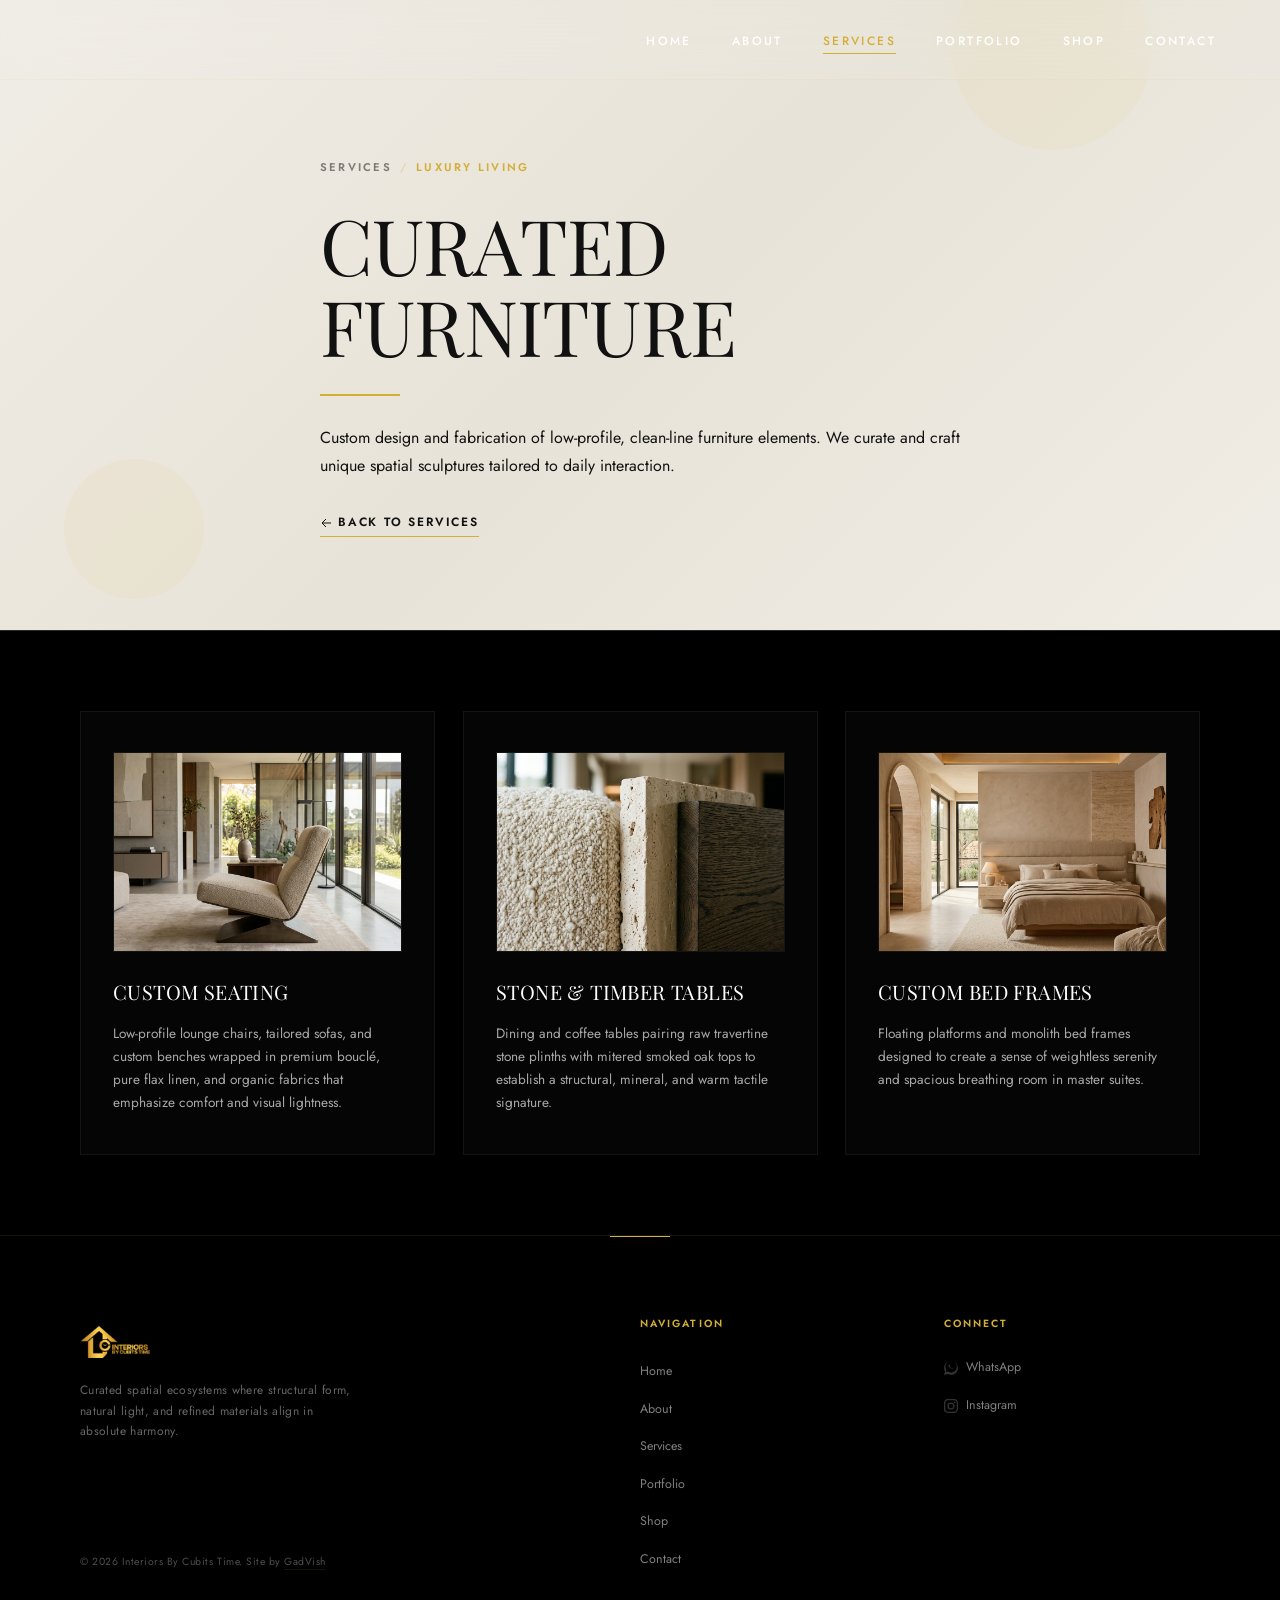
<file: service-furniture.html>
<!DOCTYPE html>
<html lang="en">
<head>
    <meta charset="UTF-8">
    <meta name="viewport" content="width=device-width, initial-scale=1.0">
    <title>Curated Furniture | Interiors By Cubits Time</title>
    <!-- Fonts Import -->
    <link href="https://fonts.googleapis.com/css2?family=Playfair+Display:ital,wght@0,300;0,400;0,500;0,600;0,700;1,400&family=Jost:wght@300;400;500;600&display=swap" rel="stylesheet">
    <link rel="stylesheet" href="style.css">
    <link rel="icon" type="image/png" href="images/logo (2).png">
</head>
<body>

    <!-- NAVIGATION HEADER -->
    <header class="nav-bar">
        <a href="index.html" class="nav-logo" aria-label="Interiors By Cubits Time Home"><img src="images/logo (2).png" alt="Interiors By Cubits Time"></a>
        <button class="nav-toggle" aria-label="Toggle Navigation">
            <span class="hamburger-bar"></span>
            <span class="hamburger-bar"></span>
            <span class="hamburger-bar"></span>
        </button>
        <ul class="nav-links">
            <li><a href="index.html">Home</a></li>
            <li><a href="about.html">About</a></li>
            <li><a href="services.html" class="active">Services</a></li>
            <li><a href="portfolio.html">Portfolio</a></li>
            <li><a href="shop.html">Shop</a></li>
            <li><a href="contact.html">Contact</a></li>
        </ul>
    </header>

    <!-- SUBPAGE HERO -->
    <section class="sub-hero">
        <div class="sub-hero-particle"></div>
        <div class="sub-hero-particle"></div>
        <div class="container">
            <div class="sub-hero-content">
                <div class="sub-hero-breadcrumb">
                    <a href="services.html">Services</a>
                    <span style="opacity:0.3;">/</span>
                    <span>Luxury Living</span>
                </div>
                <h1 class="sub-hero-title" aria-label="Curated Furniture">
                    <span class="subht-letter" style="animation-delay:0.0s">C</span><span class="subht-letter" style="animation-delay:0.05s">u</span><span class="subht-letter" style="animation-delay:0.1s">r</span><span class="subht-letter" style="animation-delay:0.15s">a</span><span class="subht-letter" style="animation-delay:0.2s">t</span><span class="subht-letter" style="animation-delay:0.25s">e</span><span class="subht-letter" style="animation-delay:0.3s">d</span>
                    <br>
                    <span class="subht-letter" style="animation-delay:0.4s">F</span><span class="subht-letter" style="animation-delay:0.45s">u</span><span class="subht-letter" style="animation-delay:0.5s">r</span><span class="subht-letter" style="animation-delay:0.55s">n</span><span class="subht-letter" style="animation-delay:0.6s">i</span><span class="subht-letter" style="animation-delay:0.65s">t</span><span class="subht-letter" style="animation-delay:0.7s">u</span><span class="subht-letter" style="animation-delay:0.75s">r</span><span class="subht-letter" style="animation-delay:0.8s">e</span>
                </h1>
                <div class="sub-hero-divider"></div>
                <p class="sub-hero-text">Custom design and fabrication of low-profile, clean-line furniture elements. We curate and craft unique spatial sculptures tailored to daily interaction.</p>
                <a href="services.html" class="sub-hero-back">
                    <svg width="12" height="12" viewBox="0 0 12 12" fill="none"><path d="M11 6H3M6 2l-4 4 4 4" stroke="currentColor" stroke-width="1" fill="none"/></svg>
                    Back to Services
                </a>
            </div>
        </div>
    </section>

    <!-- DETAIL CARDS -->
    <section class="dark-section" style="border-top: 1px solid var(--divider); padding: 80px 0;">
        <div class="container">
            <div class="sub-detail-grid">
                <div class="sub-detail-card reveal delay-100">
                    <div class="sub-detail-card-img">
                        <img src="images/lounge.png" alt="Curated lounge seating">
                    </div>
                    <h3 class="sub-detail-card-title">Custom Seating</h3>
                    <p class="sub-detail-card-desc">Low-profile lounge chairs, tailored sofas, and custom benches wrapped in premium bouclé, pure flax linen, and organic fabrics that emphasize comfort and visual lightness.</p>
                </div>
                <div class="sub-detail-card reveal delay-200">
                    <div class="sub-detail-card-img">
                        <img src="images/detail.png" alt="Travertine plinth table details">
                    </div>
                    <h3 class="sub-detail-card-title">Stone &amp; Timber Tables</h3>
                    <p class="sub-detail-card-desc">Dining and coffee tables pairing raw travertine stone plinths with mitered smoked oak tops to establish a structural, mineral, and warm tactile signature.</p>
                </div>
                <div class="sub-detail-card reveal delay-300">
                    <div class="sub-detail-card-img">
                        <img src="images/bedroom.png" alt="Linen bed frame">
                    </div>
                    <h3 class="sub-detail-card-title">Custom Bed Frames</h3>
                    <p class="sub-detail-card-desc">Floating platforms and monolith bed frames designed to create a sense of weightless serenity and spacious breathing room in master suites.</p>
                </div>
            </div>
        </div>
    </section>

    <!-- SHARED FOOTER -->
    <footer class="site-footer">
        <div class="container">
            <div class="site-footer-inner">
                <div class="site-footer-brand">
                    <span class="site-footer-logo"><img src="images/logo (2).png" alt="Interiors By Cubits Time"></span>
                    <p class="site-footer-tagline">Curated spatial ecosystems where structural form, natural light, and refined materials align in absolute harmony.</p>
                    <p class="site-footer-copy">&copy; 2026 Interiors By Cubits Time. Site by <a href="https://wa.me/233500437993" target="_blank" rel="noopener noreferrer" style="color: inherit; text-decoration: none; border-bottom: 1px solid rgba(212,175,55,0.3);">GadVish</a></p>
                </div>
                <div>
                    <span class="site-footer-col-title">Navigation</span>
                    <ul class="site-footer-nav">
                        <li><a href="index.html">Home</a></li>
                        <li><a href="about.html">About</a></li>
                        <li><a href="services.html">Services</a></li>
                        <li><a href="portfolio.html">Portfolio</a></li>
                        <li><a href="shop.html">Shop</a></li>
                        <li><a href="contact.html">Contact</a></li>
                    </ul>
                </div>
                <div>
                    <span class="site-footer-col-title">Connect</span>
                    <ul class="site-footer-social">
                        <li><a href="https://wa.me/0576086967" target="_blank" rel="noopener noreferrer" aria-label="WhatsApp">
                            <svg xmlns="http://www.w3.org/2000/svg" width="14" height="14" fill="currentColor" viewBox="0 0 16 16"><path d="M13.601 2.326A7.85 7.85 0 0 0 7.994 0C3.627 0 .068 3.558.064 7.926c0 1.399.366 2.76 1.057 3.965L0 16l4.204-1.102a7.9 7.9 0 0 0 3.79.949h.004c4.368 0 7.927-3.558 7.93-7.93a7.9 7.9 0 0 0-2.33-5.607zM7.994 13.06a6.6 6.6 0 0 1-3.278-.872l-.236-.14-2.43.636.647-2.37-.154-.245a6.57 6.57 0 0 1-1.008-3.5c.003-3.633 2.97-6.593 6.614-6.593a6.59 6.59 0 0 1 4.666 1.93 6.59 6.59 0 0 1 1.929 4.667c-.003 3.633-2.97 6.593-6.613 6.593m3.473-4.96c-.185-.093-1.098-.542-1.268-.604-.17-.063-.293-.093-.417.093-.125.187-.482.604-.59.729-.109.125-.219.14-.405.047a5.5 5.5 0 0 1-1.51-1.36c-.466-.401-.84-1.002-.912-1.124-.072-.122-.008-.188.053-.249.056-.054.125-.145.187-.217.063-.072.083-.122.124-.2.041-.078.02-.145-.01-.207-.03-.062-.293-.707-.4-.963-.105-.255-.21-.22-.293-.224-.075-.003-.16-.004-.245-.004a.48.48 0 0 0-.35.162c-.12.13-.457.447-.457 1.09 0 .642.467 1.26.53 1.348.064.088.918 1.4 2.226 1.964.312.134.557.214.747.275.313.1.597.086.822.052.25-.038.799-.327.91-.643.11-.317.11-.59.078-.644-.03-.053-.113-.093-.298-.186"/></svg>
                            WhatsApp
                        </a></li>
                        <li><a href="https://www.instagram.com/interiorsbycubitstime?igsh=MWhub2NjeDc0ZXJ0Zw==" target="_blank" rel="noopener noreferrer" aria-label="Instagram">
                            <svg xmlns="http://www.w3.org/2000/svg" width="14" height="14" fill="currentColor" viewBox="0 0 16 16"><path d="M8 0C5.829 0 5.556.01 4.703.048 3.85.088 3.269.222 2.76.42a3.9 3.9 0 0 0-1.417.923A3.9 3.9 0 0 0 .42 2.76C.222 3.268.087 3.85.048 4.7.01 5.555 0 5.827 0 8.001c0 2.172.01 2.444.048 3.297.04 8.5.18 1.416.363 1.926a3.9 3.9 0 0 0 .923 1.417 3.9 3.9 0 0 0 1.417.923c.51.198 1.09.333 1.942.372C5.555 15.99 5.827 16 8 16s2.444-.01 3.298-.048c.851-.04 1.434-.174 1.943-.372a3.9 3.9 0 0 0 1.416-.923c.445-.445.718-.991.924-1.417.197-.509.332-1.09.372-1.942C15.99 10.445 16 10.173 16 8s-.01-2.444-.048-3.299c-.04-.851-.175-1.433-.372-1.941a3.9 3.9 0 0 0-.923-1.417A3.9 3.9 0 0 0 13.24.42c-.51-.198-1.092-.333-1.943-.372C10.443.01 10.172 0 7.998 0zm-.717 1.442h.718c2.136 0 2.389.007 3.232.046.78.035 1.204.166 1.486.275.373.145.64.319.92.599s.453.546.598.92c.11.281.24.705.275 1.485.039.843.047 1.096.047 3.231s-.008 2.389-.047 3.232c-.035.78-.166 1.203-.275 1.485a2.5 2.5 0 0 1-.599.919c-.28.28-.546.453-.92.598-.28.11-.704.24-1.485.276-.843.038-1.096.047-3.232.047s-2.39-.009-3.233-.047c-.78-.036-1.203-.166-1.485-.276a2.5 2.5 0 0 1-.92-.598 2.5 2.5 0 0 1-.6-.92c-.109-.281-.24-.705-.275-1.485-.038-.843-.046-1.096-.046-3.233s.008-2.388.046-3.231c.036-.78.166-1.204.276-1.486.145-.373.319-.64.599-.92s.546-.453.92-.6c.282-.109.705-.24 1.485-.276.738-.034 1.024-.044 2.515-.045zm4.988 1.328a.96.96 0 1 0 0 1.92.96.96 0 0 0 0-1.92m-4.27 1.122a4.109 4.109 0 1 0 0 8.217 4.109 4.109 0 0 0 0-8.217m0 1.441a2.667 2.667 0 1 1 0 5.334 2.667 2.667 0 0 1 0-5.334"/></svg>
                            Instagram
                        </a></li>
                    </ul>
                </div>
            </div>
            
        </div>
    </footer>

    <!-- INTERSECTION OBSERVER FOR SCROLL REVEALS -->
    <script>
        const observerOptions = {
            root: null,
            rootMargin: '0px',
            threshold: 0.12
        };

        const observer = new IntersectionObserver((entries, observer) => {
            entries.forEach(entry => {
                if (entry.isIntersecting) {
                    entry.target.classList.add('active');
                    observer.unobserve(entry.target);
                }
            });
        }, observerOptions);

        document.querySelectorAll('.reveal').forEach(el => observer.observe(el));

        // Mobile Nav Hamburger Toggle
        const navToggle = document.querySelector('.nav-toggle');
        const navLinks = document.querySelector('.nav-links');

        if (navToggle && navLinks) {
            navToggle.addEventListener('click', () => {
                navToggle.classList.toggle('active');
                navLinks.classList.toggle('active');
                document.body.classList.toggle('nav-open');
            });
        }

        // Nav background on scroll
        const navBar = document.querySelector('.nav-bar');
        window.addEventListener('scroll', () => {
            if (window.scrollY > 60) {
                navBar.classList.add('scrolled');
            } else {
                navBar.classList.remove('scrolled');
            }
        }, { passive: true });
    </script>

    <!-- Bottom Navigation (mobile) -->
    <nav class="bottom-nav">
        <a href="index.html" class="" aria-label="Home">
            <svg viewBox="0 0 24 24"><path d="M3 12l9-9 9 9"/><path d="M5 10v10a1 1 0 0 0 1 1h3v-5h6v5h3a1 1 0 0 0 1-1V10"/></svg>
            Home
        </a>
        <a href="about.html" class="" aria-label="About">
            <svg viewBox="0 0 24 24"><circle cx="12" cy="8" r="4"/><path d="M4 20c0-4 3.6-7 8-7s8 3 8 7"/></svg>
            About
        </a>
        <a href="services.html" class="" aria-label="Services">
            <svg viewBox="0 0 24 24"><rect x="2" y="7" width="20" height="14" rx="2"/><path d="M16 7V5a2 2 0 0 0-2-2h-4a2 2 0 0 0-2 2v2"/></svg>
            Services
        </a>
        <a href="portfolio.html" class="" aria-label="Portfolio">
            <svg viewBox="0 0 24 24"><rect x="3" y="3" width="7" height="7"/><rect x="14" y="3" width="7" height="7"/><rect x="3" y="14" width="7" height="7"/><rect x="14" y="14" width="7" height="7"/></svg>
            Portfolio
        </a>
        <a href="shop.html" class="" aria-label="Shop">
            <svg viewBox="0 0 24 24"><path d="M6 2L3 6v14a2 2 0 0 0 2 2h14a2 2 0 0 0 2-2V6l-3-4z"/><line x1="3" y1="6" x2="21" y2="6"/><path d="M16 10a4 4 0 0 1-8 0"/></svg>
            Shop
        </a>
        <a href="contact.html" class="" aria-label="Contact">
            <svg viewBox="0 0 24 24"><path d="M4 4h16c1.1 0 2 .9 2 2v12c0 1.1-.9 2-2 2H4c-1.1 0-2-.9-2-2V6c0-1.1.9-2 2-2z"/><polyline points="22,6 12,13 2,6"/></svg>
            Contact
        </a>
    </nav>
</body>
</html>
</file>
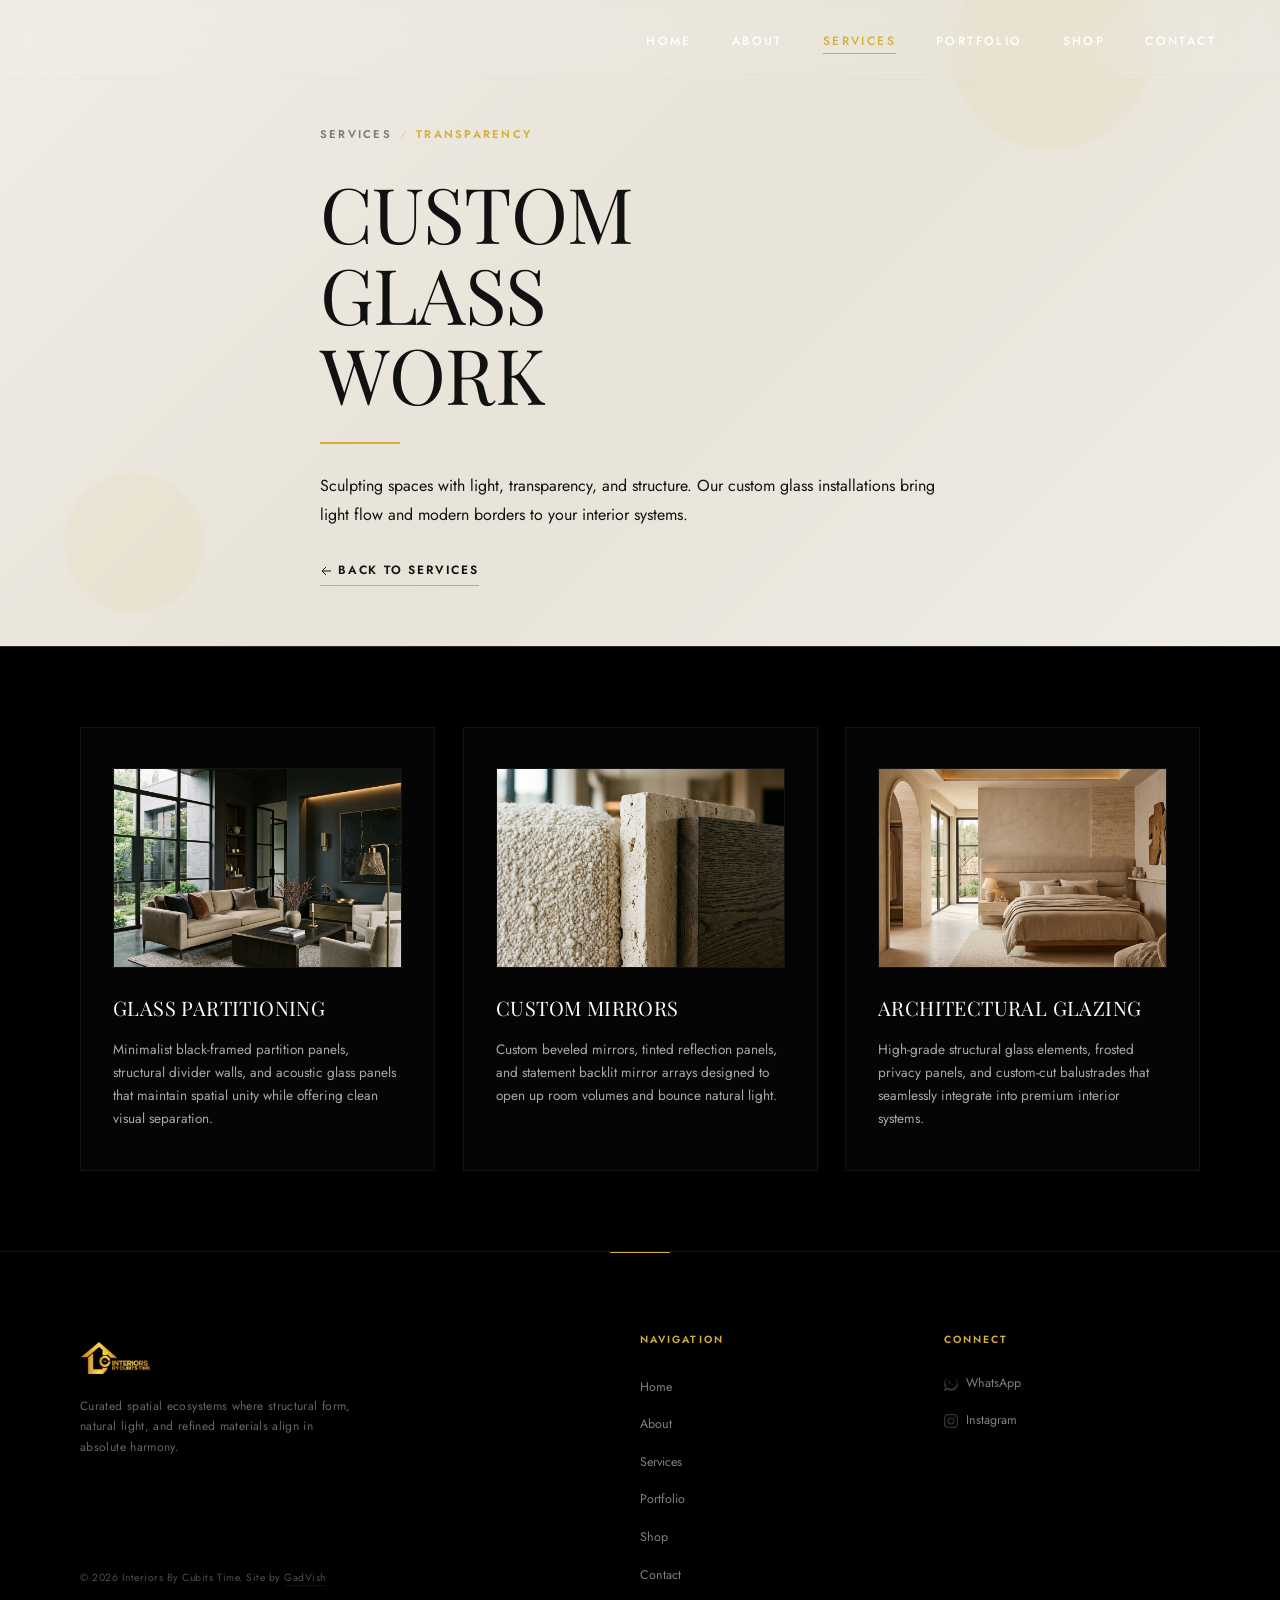
<file: service-glasswork.html>
<!DOCTYPE html>
<html lang="en">
<head>
    <meta charset="UTF-8">
    <meta name="viewport" content="width=device-width, initial-scale=1.0">
    <title>Glass Work | Interiors By Cubits Time</title>
    <!-- Fonts Import -->
    <link href="https://fonts.googleapis.com/css2?family=Playfair+Display:ital,wght@0,300;0,400;0,500;0,600;0,700;1,400&family=Jost:wght@300;400;500;600&display=swap" rel="stylesheet">
    <link rel="stylesheet" href="style.css">
    <link rel="icon" type="image/png" href="images/logo (2).png">
</head>
<body>

    <!-- NAVIGATION HEADER -->
    <header class="nav-bar">
        <a href="index.html" class="nav-logo" aria-label="Interiors By Cubits Time Home"><img src="images/logo (2).png" alt="Interiors By Cubits Time"></a>
        <button class="nav-toggle" aria-label="Toggle Navigation">
            <span class="hamburger-bar"></span>
            <span class="hamburger-bar"></span>
            <span class="hamburger-bar"></span>
        </button>
        <ul class="nav-links">
            <li><a href="index.html">Home</a></li>
            <li><a href="about.html">About</a></li>
            <li><a href="services.html" class="active">Services</a></li>
            <li><a href="portfolio.html">Portfolio</a></li>
            <li><a href="shop.html">Shop</a></li>
            <li><a href="contact.html">Contact</a></li>
        </ul>
    </header>

    <!-- SUBPAGE HERO -->
    <section class="sub-hero">
        <div class="sub-hero-particle"></div>
        <div class="sub-hero-particle"></div>
        <div class="container">
            <div class="sub-hero-content">
                <div class="sub-hero-breadcrumb">
                    <a href="services.html">Services</a>
                    <span style="opacity:0.3;">/</span>
                    <span>Transparency</span>
                </div>
                <h1 class="sub-hero-title" aria-label="Custom Glass Work">
                    <span class="subht-letter" style="animation-delay:0.0s">C</span><span class="subht-letter" style="animation-delay:0.05s">u</span><span class="subht-letter" style="animation-delay:0.1s">s</span><span class="subht-letter" style="animation-delay:0.15s">t</span><span class="subht-letter" style="animation-delay:0.2s">o</span><span class="subht-letter" style="animation-delay:0.25s">m</span>
                    <br>
                    <span class="subht-letter" style="animation-delay:0.35s">G</span><span class="subht-letter" style="animation-delay:0.4s">l</span><span class="subht-letter" style="animation-delay:0.45s">a</span><span class="subht-letter" style="animation-delay:0.5s">s</span><span class="subht-letter" style="animation-delay:0.55s">s</span>
                    <br>
                    <span class="subht-letter" style="animation-delay:0.65s">W</span><span class="subht-letter" style="animation-delay:0.7s">o</span><span class="subht-letter" style="animation-delay:0.75s">r</span><span class="subht-letter" style="animation-delay:0.8s">k</span>
                </h1>
                <div class="sub-hero-divider"></div>
                <p class="sub-hero-text">Sculpting spaces with light, transparency, and structure. Our custom glass installations bring light flow and modern borders to your interior systems.</p>
                <a href="services.html" class="sub-hero-back">
                    <svg width="12" height="12" viewBox="0 0 12 12" fill="none"><path d="M11 6H3M6 2l-4 4 4 4" stroke="currentColor" stroke-width="1" fill="none"/></svg>
                    Back to Services
                </a>
            </div>
        </div>
    </section>

    <!-- DETAIL CARDS -->
    <section class="dark-section" style="border-top: 1px solid var(--divider); padding: 80px 0;">
        <div class="container">
            <div class="sub-detail-grid">
                <div class="sub-detail-card reveal delay-100">
                    <div class="sub-detail-card-img">
                        <img src="images/hero.png" alt="Glass partition system">
                    </div>
                    <h3 class="sub-detail-card-title">Glass Partitioning</h3>
                    <p class="sub-detail-card-desc">Minimalist black-framed partition panels, structural divider walls, and acoustic glass panels that maintain spatial unity while offering clean visual separation.</p>
                </div>
                <div class="sub-detail-card reveal delay-200">
                    <div class="sub-detail-card-img">
                        <img src="images/detail.png" alt="Vanity mirror detail">
                    </div>
                    <h3 class="sub-detail-card-title">Custom Mirrors</h3>
                    <p class="sub-detail-card-desc">Custom beveled mirrors, tinted reflection panels, and statement backlit mirror arrays designed to open up room volumes and bounce natural light.</p>
                </div>
                <div class="sub-detail-card reveal delay-300">
                    <div class="sub-detail-card-img">
                        <img src="images/bedroom.png" alt="Glazed window systems">
                    </div>
                    <h3 class="sub-detail-card-title">Architectural Glazing</h3>
                    <p class="sub-detail-card-desc">High-grade structural glass elements, frosted privacy panels, and custom-cut balustrades that seamlessly integrate into premium interior systems.</p>
                </div>
            </div>
        </div>
    </section>

    <!-- SHARED FOOTER -->
    <footer class="site-footer">
        <div class="container">
            <div class="site-footer-inner">
                <div class="site-footer-brand">
                    <span class="site-footer-logo"><img src="images/logo (2).png" alt="Interiors By Cubits Time"></span>
                    <p class="site-footer-tagline">Curated spatial ecosystems where structural form, natural light, and refined materials align in absolute harmony.</p>
                    <p class="site-footer-copy">&copy; 2026 Interiors By Cubits Time. Site by <a href="https://wa.me/233500437993" target="_blank" rel="noopener noreferrer" style="color: inherit; text-decoration: none; border-bottom: 1px solid rgba(212,175,55,0.3);">GadVish</a></p>
                </div>
                <div>
                    <span class="site-footer-col-title">Navigation</span>
                    <ul class="site-footer-nav">
                        <li><a href="index.html">Home</a></li>
                        <li><a href="about.html">About</a></li>
                        <li><a href="services.html">Services</a></li>
                        <li><a href="portfolio.html">Portfolio</a></li>
                        <li><a href="shop.html">Shop</a></li>
                        <li><a href="contact.html">Contact</a></li>
                    </ul>
                </div>
                <div>
                    <span class="site-footer-col-title">Connect</span>
                    <ul class="site-footer-social">
                        <li><a href="https://wa.me/0576086967" target="_blank" rel="noopener noreferrer" aria-label="WhatsApp">
                            <svg xmlns="http://www.w3.org/2000/svg" width="14" height="14" fill="currentColor" viewBox="0 0 16 16"><path d="M13.601 2.326A7.85 7.85 0 0 0 7.994 0C3.627 0 .068 3.558.064 7.926c0 1.399.366 2.76 1.057 3.965L0 16l4.204-1.102a7.9 7.9 0 0 0 3.79.949h.004c4.368 0 7.927-3.558 7.93-7.93a7.9 7.9 0 0 0-2.33-5.607zM7.994 13.06a6.6 6.6 0 0 1-3.278-.872l-.236-.14-2.43.636.647-2.37-.154-.245a6.57 6.57 0 0 1-1.008-3.5c.003-3.633 2.97-6.593 6.614-6.593a6.59 6.59 0 0 1 4.666 1.93 6.59 6.59 0 0 1 1.929 4.667c-.003 3.633-2.97 6.593-6.613 6.593m3.473-4.96c-.185-.093-1.098-.542-1.268-.604-.17-.063-.293-.093-.417.093-.125.187-.482.604-.59.729-.109.125-.219.14-.405.047a5.5 5.5 0 0 1-1.51-1.36c-.466-.401-.84-1.002-.912-1.124-.072-.122-.008-.188.053-.249.056-.054.125-.145.187-.217.063-.072.083-.122.124-.2.041-.078.02-.145-.01-.207-.03-.062-.293-.707-.4-.963-.105-.255-.21-.22-.293-.224-.075-.003-.16-.004-.245-.004a.48.48 0 0 0-.35.162c-.12.13-.457.447-.457 1.09 0 .642.467 1.26.53 1.348.064.088.918 1.4 2.226 1.964.312.134.557.214.747.275.313.1.597.086.822.052.25-.038.799-.327.91-.643.11-.317.11-.59.078-.644-.03-.053-.113-.093-.298-.186"/></svg>
                            WhatsApp
                        </a></li>
                        <li><a href="https://www.instagram.com/interiorsbycubitstime?igsh=MWhub2NjeDc0ZXJ0Zw==" target="_blank" rel="noopener noreferrer" aria-label="Instagram">
                            <svg xmlns="http://www.w3.org/2000/svg" width="14" height="14" fill="currentColor" viewBox="0 0 16 16"><path d="M8 0C5.829 0 5.556.01 4.703.048 3.85.088 3.269.222 2.76.42a3.9 3.9 0 0 0-1.417.923A3.9 3.9 0 0 0 .42 2.76C.222 3.268.087 3.85.048 4.7.01 5.555 0 5.827 0 8.001c0 2.172.01 2.444.048 3.297.04 8.5.18 1.416.363 1.926a3.9 3.9 0 0 0 .923 1.417 3.9 3.9 0 0 0 1.417.923c.51.198 1.09.333 1.942.372C5.555 15.99 5.827 16 8 16s2.444-.01 3.298-.048c.851-.04 1.434-.174 1.943-.372a3.9 3.9 0 0 0 1.416-.923c.445-.445.718-.991.924-1.417.197-.509.332-1.09.372-1.942C15.99 10.445 16 10.173 16 8s-.01-2.444-.048-3.299c-.04-.851-.175-1.433-.372-1.941a3.9 3.9 0 0 0-.923-1.417A3.9 3.9 0 0 0 13.24.42c-.51-.198-1.092-.333-1.943-.372C10.443.01 10.172 0 7.998 0zm-.717 1.442h.718c2.136 0 2.389.007 3.232.046.78.035 1.204.166 1.486.275.373.145.64.319.92.599s.453.546.598.92c.11.281.24.705.275 1.485.039.843.047 1.096.047 3.231s-.008 2.389-.047 3.232c-.035.78-.166 1.203-.275 1.485a2.5 2.5 0 0 1-.599.919c-.28.28-.546.453-.92.598-.28.11-.704.24-1.485.276-.843.038-1.096.047-3.232.047s-2.39-.009-3.233-.047c-.78-.036-1.203-.166-1.485-.276a2.5 2.5 0 0 1-.92-.598 2.5 2.5 0 0 1-.6-.92c-.109-.281-.24-.705-.275-1.485-.038-.843-.046-1.096-.046-3.233s.008-2.388.046-3.231c.036-.78.166-1.204.276-1.486.145-.373.319-.64.599-.92s.546-.453.92-.6c.282-.109.705-.24 1.485-.276.738-.034 1.024-.044 2.515-.045zm4.988 1.328a.96.96 0 1 0 0 1.92.96.96 0 0 0 0-1.92m-4.27 1.122a4.109 4.109 0 1 0 0 8.217 4.109 4.109 0 0 0 0-8.217m0 1.441a2.667 2.667 0 1 1 0 5.334 2.667 2.667 0 0 1 0-5.334"/></svg>
                            Instagram
                        </a></li>
                    </ul>
                </div>
            </div>
            
        </div>
    </footer>

    <!-- INTERSECTION OBSERVER FOR SCROLL REVEALS -->
    <script>
        const observerOptions = {
            root: null,
            rootMargin: '0px',
            threshold: 0.12
        };

        const observer = new IntersectionObserver((entries, observer) => {
            entries.forEach(entry => {
                if (entry.isIntersecting) {
                    entry.target.classList.add('active');
                    observer.unobserve(entry.target);
                }
            });
        }, observerOptions);

        document.querySelectorAll('.reveal').forEach(el => observer.observe(el));

        // Mobile Nav Hamburger Toggle
        const navToggle = document.querySelector('.nav-toggle');
        const navLinks = document.querySelector('.nav-links');

        if (navToggle && navLinks) {
            navToggle.addEventListener('click', () => {
                navToggle.classList.toggle('active');
                navLinks.classList.toggle('active');
                document.body.classList.toggle('nav-open');
            });
        }

        // Nav background on scroll
        const navBar = document.querySelector('.nav-bar');
        window.addEventListener('scroll', () => {
            if (window.scrollY > 60) {
                navBar.classList.add('scrolled');
            } else {
                navBar.classList.remove('scrolled');
            }
        }, { passive: true });
    </script>

    <!-- Bottom Navigation (mobile) -->
    <nav class="bottom-nav">
        <a href="index.html" class="" aria-label="Home">
            <svg viewBox="0 0 24 24"><path d="M3 12l9-9 9 9"/><path d="M5 10v10a1 1 0 0 0 1 1h3v-5h6v5h3a1 1 0 0 0 1-1V10"/></svg>
            Home
        </a>
        <a href="about.html" class="" aria-label="About">
            <svg viewBox="0 0 24 24"><circle cx="12" cy="8" r="4"/><path d="M4 20c0-4 3.6-7 8-7s8 3 8 7"/></svg>
            About
        </a>
        <a href="services.html" class="" aria-label="Services">
            <svg viewBox="0 0 24 24"><rect x="2" y="7" width="20" height="14" rx="2"/><path d="M16 7V5a2 2 0 0 0-2-2h-4a2 2 0 0 0-2 2v2"/></svg>
            Services
        </a>
        <a href="portfolio.html" class="" aria-label="Portfolio">
            <svg viewBox="0 0 24 24"><rect x="3" y="3" width="7" height="7"/><rect x="14" y="3" width="7" height="7"/><rect x="3" y="14" width="7" height="7"/><rect x="14" y="14" width="7" height="7"/></svg>
            Portfolio
        </a>
        <a href="shop.html" class="" aria-label="Shop">
            <svg viewBox="0 0 24 24"><path d="M6 2L3 6v14a2 2 0 0 0 2 2h14a2 2 0 0 0 2-2V6l-3-4z"/><line x1="3" y1="6" x2="21" y2="6"/><path d="M16 10a4 4 0 0 1-8 0"/></svg>
            Shop
        </a>
        <a href="contact.html" class="" aria-label="Contact">
            <svg viewBox="0 0 24 24"><path d="M4 4h16c1.1 0 2 .9 2 2v12c0 1.1-.9 2-2 2H4c-1.1 0-2-.9-2-2V6c0-1.1.9-2 2-2z"/><polyline points="22,6 12,13 2,6"/></svg>
            Contact
        </a>
    </nav>
</body>
</html>
</file>
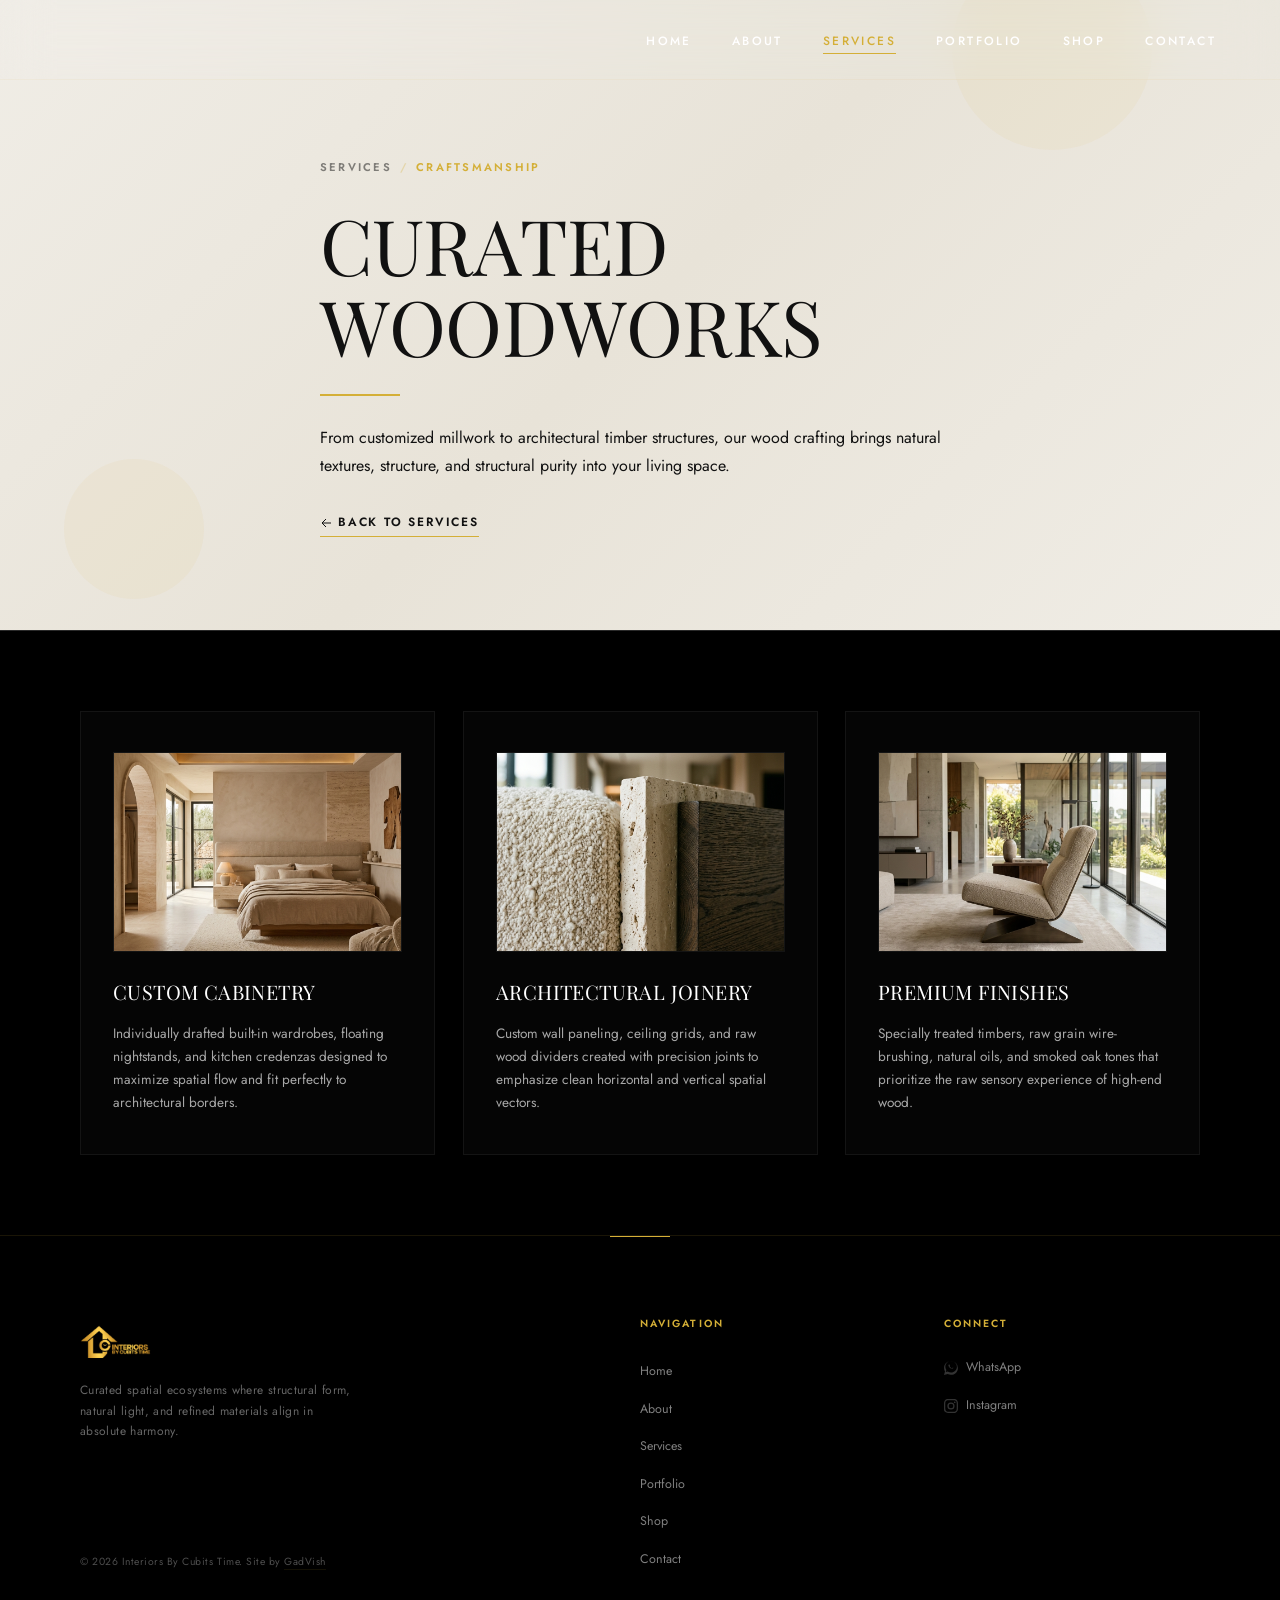
<file: service-woodworks.html>
<!DOCTYPE html>
<html lang="en">
<head>
    <meta charset="UTF-8">
    <meta name="viewport" content="width=device-width, initial-scale=1.0">
    <title>Woodworks | Interiors By Cubits Time</title>
    <!-- Fonts Import -->
    <link href="https://fonts.googleapis.com/css2?family=Playfair+Display:ital,wght@0,300;0,400;0,500;0,600;0,700;1,400&family=Jost:wght@300;400;500;600&display=swap" rel="stylesheet">
    <link rel="stylesheet" href="style.css">
    <link rel="icon" type="image/png" href="images/logo (2).png">
</head>
<body>

    <!-- NAVIGATION HEADER -->
    <header class="nav-bar">
        <a href="index.html" class="nav-logo" aria-label="Interiors By Cubits Time Home"><img src="images/logo (2).png" alt="Interiors By Cubits Time"></a>
        <button class="nav-toggle" aria-label="Toggle Navigation">
            <span class="hamburger-bar"></span>
            <span class="hamburger-bar"></span>
            <span class="hamburger-bar"></span>
        </button>
        <ul class="nav-links">
            <li><a href="index.html">Home</a></li>
            <li><a href="about.html">About</a></li>
            <li><a href="services.html" class="active">Services</a></li>
            <li><a href="portfolio.html">Portfolio</a></li>
            <li><a href="shop.html">Shop</a></li>
            <li><a href="contact.html">Contact</a></li>
        </ul>
    </header>

    <!-- SUBPAGE HERO -->
    <section class="sub-hero">
        <div class="sub-hero-particle"></div>
        <div class="sub-hero-particle"></div>
        <div class="container">
            <div class="sub-hero-content">
                <div class="sub-hero-breadcrumb">
                    <a href="services.html">Services</a>
                    <span style="opacity:0.3;">/</span>
                    <span>Craftsmanship</span>
                </div>
                <h1 class="sub-hero-title" aria-label="Curated Woodworks">
                    <span class="subht-letter" style="animation-delay:0.0s">C</span><span class="subht-letter" style="animation-delay:0.05s">u</span><span class="subht-letter" style="animation-delay:0.1s">r</span><span class="subht-letter" style="animation-delay:0.15s">a</span><span class="subht-letter" style="animation-delay:0.2s">t</span><span class="subht-letter" style="animation-delay:0.25s">e</span><span class="subht-letter" style="animation-delay:0.3s">d</span>
                    <br>
                    <span class="subht-letter" style="animation-delay:0.4s">W</span><span class="subht-letter" style="animation-delay:0.45s">o</span><span class="subht-letter" style="animation-delay:0.5s">o</span><span class="subht-letter" style="animation-delay:0.55s">d</span><span class="subht-letter" style="animation-delay:0.6s">w</span><span class="subht-letter" style="animation-delay:0.65s">o</span><span class="subht-letter" style="animation-delay:0.7s">r</span><span class="subht-letter" style="animation-delay:0.75s">k</span><span class="subht-letter" style="animation-delay:0.8s">s</span>
                </h1>
                <div class="sub-hero-divider"></div>
                <p class="sub-hero-text">From customized millwork to architectural timber structures, our wood crafting brings natural textures, structure, and structural purity into your living space.</p>
                <a href="services.html" class="sub-hero-back">
                    <svg width="12" height="12" viewBox="0 0 12 12" fill="none"><path d="M11 6H3M6 2l-4 4 4 4" stroke="currentColor" stroke-width="1" fill="none"/></svg>
                    Back to Services
                </a>
            </div>
        </div>
    </section>

    <!-- DETAIL CARDS -->
    <section class="dark-section" style="border-top: 1px solid var(--divider); padding: 80px 0;">
        <div class="container">
            <div class="sub-detail-grid">
                <div class="sub-detail-card reveal delay-100">
                    <div class="sub-detail-card-img">
                        <img src="images/bedroom.png" alt="Custom floating nightstand">
                    </div>
                    <h3 class="sub-detail-card-title">Custom Cabinetry</h3>
                    <p class="sub-detail-card-desc">Individually drafted built-in wardrobes, floating nightstands, and kitchen credenzas designed to maximize spatial flow and fit perfectly to architectural borders.</p>
                </div>
                <div class="sub-detail-card reveal delay-200">
                    <div class="sub-detail-card-img">
                        <img src="images/detail.png" alt="Wall timber details">
                    </div>
                    <h3 class="sub-detail-card-title">Architectural Joinery</h3>
                    <p class="sub-detail-card-desc">Custom wall paneling, ceiling grids, and raw wood dividers created with precision joints to emphasize clean horizontal and vertical spatial vectors.</p>
                </div>
                <div class="sub-detail-card reveal delay-300">
                    <div class="sub-detail-card-img">
                        <img src="images/lounge.png" alt="Premium smoked oak details">
                    </div>
                    <h3 class="sub-detail-card-title">Premium Finishes</h3>
                    <p class="sub-detail-card-desc">Specially treated timbers, raw grain wire-brushing, natural oils, and smoked oak tones that prioritize the raw sensory experience of high-end wood.</p>
                </div>
            </div>
        </div>
    </section>

    <!-- SHARED FOOTER -->
    <footer class="site-footer">
        <div class="container">
            <div class="site-footer-inner">
                <div class="site-footer-brand">
                    <span class="site-footer-logo"><img src="images/logo (2).png" alt="Interiors By Cubits Time"></span>
                    <p class="site-footer-tagline">Curated spatial ecosystems where structural form, natural light, and refined materials align in absolute harmony.</p>
                    <p class="site-footer-copy">&copy; 2026 Interiors By Cubits Time. Site by <a href="https://wa.me/233500437993" target="_blank" rel="noopener noreferrer" style="color: inherit; text-decoration: none; border-bottom: 1px solid rgba(212,175,55,0.3);">GadVish</a></p>
                </div>
                <div>
                    <span class="site-footer-col-title">Navigation</span>
                    <ul class="site-footer-nav">
                        <li><a href="index.html">Home</a></li>
                        <li><a href="about.html">About</a></li>
                        <li><a href="services.html">Services</a></li>
                        <li><a href="portfolio.html">Portfolio</a></li>
                        <li><a href="shop.html">Shop</a></li>
                        <li><a href="contact.html">Contact</a></li>
                    </ul>
                </div>
                <div>
                    <span class="site-footer-col-title">Connect</span>
                    <ul class="site-footer-social">
                        <li><a href="https://wa.me/0576086967" target="_blank" rel="noopener noreferrer" aria-label="WhatsApp">
                            <svg xmlns="http://www.w3.org/2000/svg" width="14" height="14" fill="currentColor" viewBox="0 0 16 16"><path d="M13.601 2.326A7.85 7.85 0 0 0 7.994 0C3.627 0 .068 3.558.064 7.926c0 1.399.366 2.76 1.057 3.965L0 16l4.204-1.102a7.9 7.9 0 0 0 3.79.949h.004c4.368 0 7.927-3.558 7.93-7.93a7.9 7.9 0 0 0-2.33-5.607zM7.994 13.06a6.6 6.6 0 0 1-3.278-.872l-.236-.14-2.43.636.647-2.37-.154-.245a6.57 6.57 0 0 1-1.008-3.5c.003-3.633 2.97-6.593 6.614-6.593a6.59 6.59 0 0 1 4.666 1.93 6.59 6.59 0 0 1 1.929 4.667c-.003 3.633-2.97 6.593-6.613 6.593m3.473-4.96c-.185-.093-1.098-.542-1.268-.604-.17-.063-.293-.093-.417.093-.125.187-.482.604-.59.729-.109.125-.219.14-.405.047a5.5 5.5 0 0 1-1.51-1.36c-.466-.401-.84-1.002-.912-1.124-.072-.122-.008-.188.053-.249.056-.054.125-.145.187-.217.063-.072.083-.122.124-.2.041-.078.02-.145-.01-.207-.03-.062-.293-.707-.4-.963-.105-.255-.21-.22-.293-.224-.075-.003-.16-.004-.245-.004a.48.48 0 0 0-.35.162c-.12.13-.457.447-.457 1.09 0 .642.467 1.26.53 1.348.064.088.918 1.4 2.226 1.964.312.134.557.214.747.275.313.1.597.086.822.052.25-.038.799-.327.91-.643.11-.317.11-.59.078-.644-.03-.053-.113-.093-.298-.186"/></svg>
                            WhatsApp
                        </a></li>
                        <li><a href="https://www.instagram.com/interiorsbycubitstime?igsh=MWhub2NjeDc0ZXJ0Zw==" target="_blank" rel="noopener noreferrer" aria-label="Instagram">
                            <svg xmlns="http://www.w3.org/2000/svg" width="14" height="14" fill="currentColor" viewBox="0 0 16 16"><path d="M8 0C5.829 0 5.556.01 4.703.048 3.85.088 3.269.222 2.76.42a3.9 3.9 0 0 0-1.417.923A3.9 3.9 0 0 0 .42 2.76C.222 3.268.087 3.85.048 4.7.01 5.555 0 5.827 0 8.001c0 2.172.01 2.444.048 3.297.04 8.5.18 1.416.363 1.926a3.9 3.9 0 0 0 .923 1.417 3.9 3.9 0 0 0 1.417.923c.51.198 1.09.333 1.942.372C5.555 15.99 5.827 16 8 16s2.444-.01 3.298-.048c.851-.04 1.434-.174 1.943-.372a3.9 3.9 0 0 0 1.416-.923c.445-.445.718-.991.924-1.417.197-.509.332-1.09.372-1.942C15.99 10.445 16 10.173 16 8s-.01-2.444-.048-3.299c-.04-.851-.175-1.433-.372-1.941a3.9 3.9 0 0 0-.923-1.417A3.9 3.9 0 0 0 13.24.42c-.51-.198-1.092-.333-1.943-.372C10.443.01 10.172 0 7.998 0zm-.717 1.442h.718c2.136 0 2.389.007 3.232.046.78.035 1.204.166 1.486.275.373.145.64.319.92.599s.453.546.598.92c.11.281.24.705.275 1.485.039.843.047 1.096.047 3.231s-.008 2.389-.047 3.232c-.035.78-.166 1.203-.275 1.485a2.5 2.5 0 0 1-.599.919c-.28.28-.546.453-.92.598-.28.11-.704.24-1.485.276-.843.038-1.096.047-3.232.047s-2.39-.009-3.233-.047c-.78-.036-1.203-.166-1.485-.276a2.5 2.5 0 0 1-.92-.598 2.5 2.5 0 0 1-.6-.92c-.109-.281-.24-.705-.275-1.485-.038-.843-.046-1.096-.046-3.233s.008-2.388.046-3.231c.036-.78.166-1.204.276-1.486.145-.373.319-.64.599-.92s.546-.453.92-.6c.282-.109.705-.24 1.485-.276.738-.034 1.024-.044 2.515-.045zm4.988 1.328a.96.96 0 1 0 0 1.92.96.96 0 0 0 0-1.92m-4.27 1.122a4.109 4.109 0 1 0 0 8.217 4.109 4.109 0 0 0 0-8.217m0 1.441a2.667 2.667 0 1 1 0 5.334 2.667 2.667 0 0 1 0-5.334"/></svg>
                            Instagram
                        </a></li>
                    </ul>
                </div>
            </div>
            
        </div>
    </footer>

    <!-- INTERSECTION OBSERVER FOR SCROLL REVEALS -->
    <script>
        const observerOptions = {
            root: null,
            rootMargin: '0px',
            threshold: 0.12
        };

        const observer = new IntersectionObserver((entries, observer) => {
            entries.forEach(entry => {
                if (entry.isIntersecting) {
                    entry.target.classList.add('active');
                    observer.unobserve(entry.target);
                }
            });
        }, observerOptions);

        document.querySelectorAll('.reveal').forEach(el => observer.observe(el));

        // Mobile Nav Hamburger Toggle
        const navToggle = document.querySelector('.nav-toggle');
        const navLinks = document.querySelector('.nav-links');

        if (navToggle && navLinks) {
            navToggle.addEventListener('click', () => {
                navToggle.classList.toggle('active');
                navLinks.classList.toggle('active');
                document.body.classList.toggle('nav-open');
            });
        }

        // Nav background on scroll
        const navBar = document.querySelector('.nav-bar');
        window.addEventListener('scroll', () => {
            if (window.scrollY > 60) {
                navBar.classList.add('scrolled');
            } else {
                navBar.classList.remove('scrolled');
            }
        }, { passive: true });
    </script>

    <!-- Bottom Navigation (mobile) -->
    <nav class="bottom-nav">
        <a href="index.html" class="" aria-label="Home">
            <svg viewBox="0 0 24 24"><path d="M3 12l9-9 9 9"/><path d="M5 10v10a1 1 0 0 0 1 1h3v-5h6v5h3a1 1 0 0 0 1-1V10"/></svg>
            Home
        </a>
        <a href="about.html" class="" aria-label="About">
            <svg viewBox="0 0 24 24"><circle cx="12" cy="8" r="4"/><path d="M4 20c0-4 3.6-7 8-7s8 3 8 7"/></svg>
            About
        </a>
        <a href="services.html" class="" aria-label="Services">
            <svg viewBox="0 0 24 24"><rect x="2" y="7" width="20" height="14" rx="2"/><path d="M16 7V5a2 2 0 0 0-2-2h-4a2 2 0 0 0-2 2v2"/></svg>
            Services
        </a>
        <a href="portfolio.html" class="" aria-label="Portfolio">
            <svg viewBox="0 0 24 24"><rect x="3" y="3" width="7" height="7"/><rect x="14" y="3" width="7" height="7"/><rect x="3" y="14" width="7" height="7"/><rect x="14" y="14" width="7" height="7"/></svg>
            Portfolio
        </a>
        <a href="shop.html" class="" aria-label="Shop">
            <svg viewBox="0 0 24 24"><path d="M6 2L3 6v14a2 2 0 0 0 2 2h14a2 2 0 0 0 2-2V6l-3-4z"/><line x1="3" y1="6" x2="21" y2="6"/><path d="M16 10a4 4 0 0 1-8 0"/></svg>
            Shop
        </a>
        <a href="contact.html" class="" aria-label="Contact">
            <svg viewBox="0 0 24 24"><path d="M4 4h16c1.1 0 2 .9 2 2v12c0 1.1-.9 2-2 2H4c-1.1 0-2-.9-2-2V6c0-1.1.9-2 2-2z"/><polyline points="22,6 12,13 2,6"/></svg>
            Contact
        </a>
    </nav>
</body>
</html>
</file>
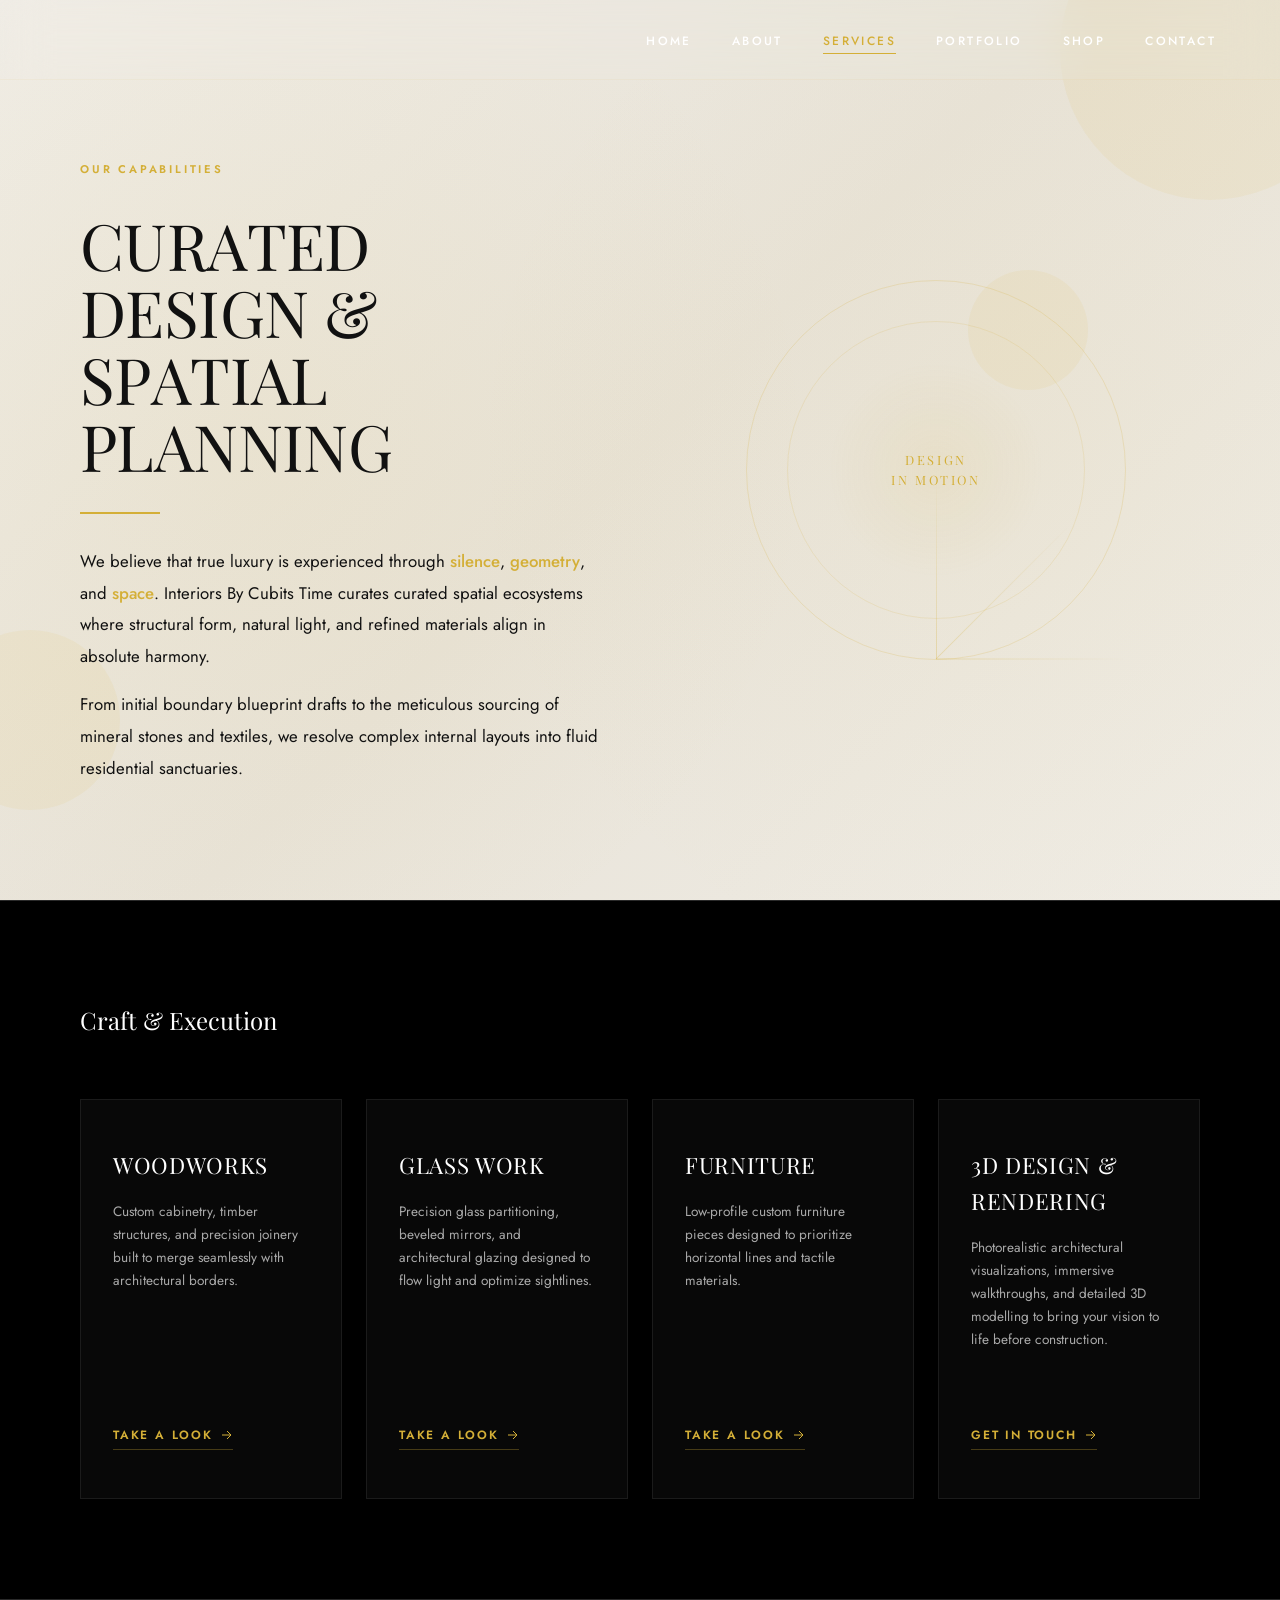
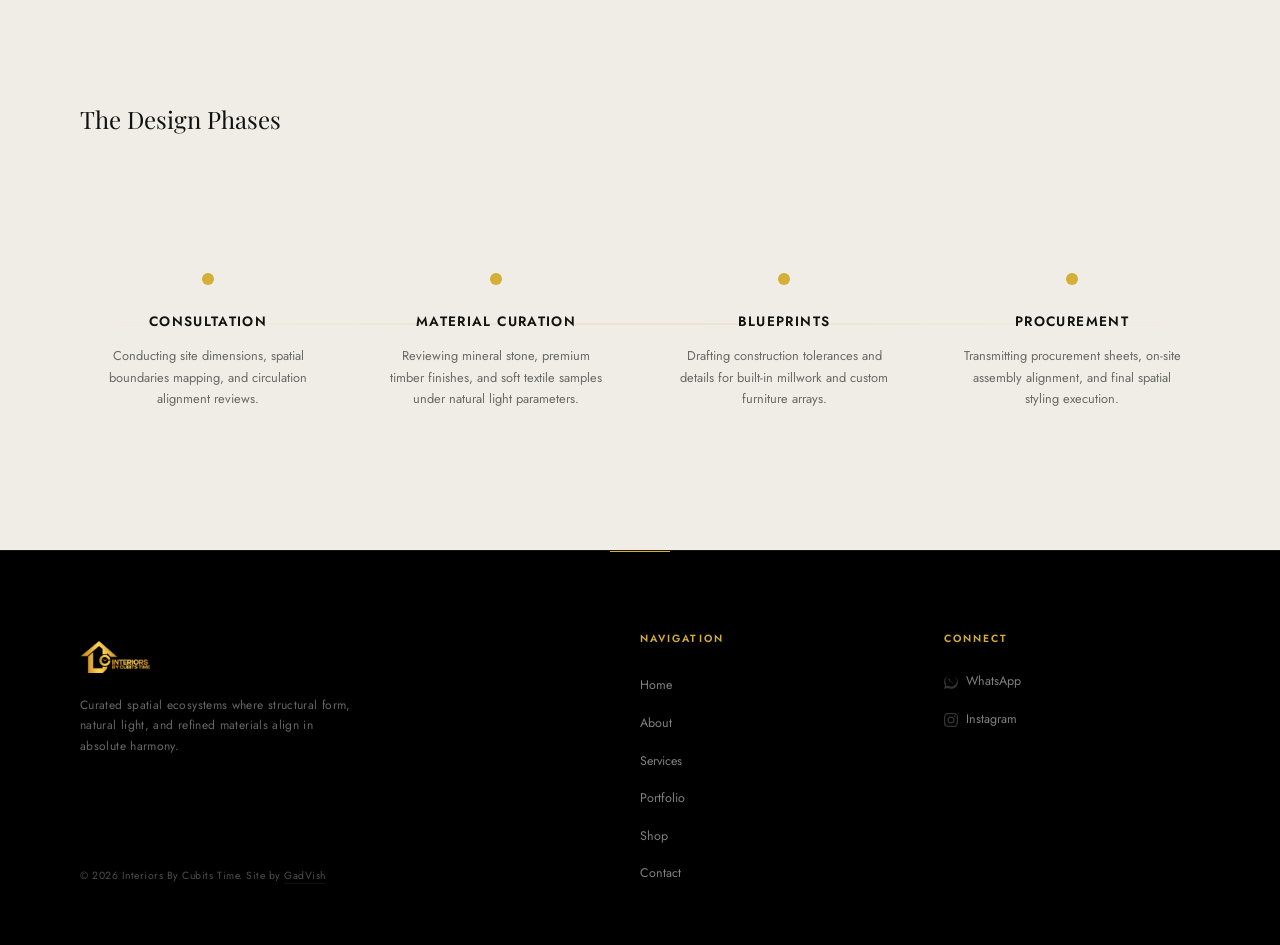
<file: services.html>
<!DOCTYPE html>
<html lang="en">
<head>
    <meta charset="UTF-8">
    <meta name="viewport" content="width=device-width, initial-scale=1.0">
    <title>Services | Interiors By Cubits Time</title>
    <!-- Fonts Import -->
    <link href="https://fonts.googleapis.com/css2?family=Playfair+Display:ital,wght@0,300;0,400;0,500;0,600;0,700;1,400&family=Jost:wght@300;400;500;600&display=swap" rel="stylesheet">
    <link rel="stylesheet" href="style.css">
    <link rel="icon" type="image/png" href="images/logo (2).png">
</head>
<body>

    <!-- NAVIGATION HEADER -->
    <header class="nav-bar">
        <a href="index.html" class="nav-logo" aria-label="Interiors By Cubits Time Home"><img src="images/logo (2).png" alt="Interiors By Cubits Time"></a>
        <button class="nav-toggle" aria-label="Toggle Navigation">
            <span class="hamburger-bar"></span>
            <span class="hamburger-bar"></span>
            <span class="hamburger-bar"></span>
        </button>
        <ul class="nav-links">
            <li><a href="index.html">Home</a></li>
            <li><a href="about.html">About</a></li>
            <li><a href="services.html" class="active">Services</a></li>
            <li><a href="portfolio.html">Portfolio</a></li>
            <li><a href="shop.html">Shop</a></li>
            <li><a href="contact.html">Contact</a></li>
        </ul>
    </header>

    <!-- SERVICES HERO -->
    <section class="srv-hero">
        <div class="srv-hero-particle"></div>
        <div class="srv-hero-particle"></div>
        <div class="srv-hero-particle"></div>
        <div class="container">
            <div class="srv-hero-grid">
                <div>
                    <span class="srv-hero-label">Our Capabilities</span>
                    <h1 class="srv-hero-title" aria-label="Curated Design &amp; Spatial Planning">
                        <span class="srvt-letter" style="animation-delay:0.0s">C</span><span class="srvt-letter" style="animation-delay:0.04s">u</span><span class="srvt-letter" style="animation-delay:0.08s">r</span><span class="srvt-letter" style="animation-delay:0.12s">a</span><span class="srvt-letter" style="animation-delay:0.16s">t</span><span class="srvt-letter" style="animation-delay:0.2s">e</span><span class="srvt-letter" style="animation-delay:0.24s">d</span>
                        <br>
                        <span class="srvt-letter" style="animation-delay:0.32s">D</span><span class="srvt-letter" style="animation-delay:0.36s">e</span><span class="srvt-letter" style="animation-delay:0.4s">s</span><span class="srvt-letter" style="animation-delay:0.44s">i</span><span class="srvt-letter" style="animation-delay:0.48s">g</span><span class="srvt-letter" style="animation-delay:0.52s">n</span>
                        <span class="srvt-letter" style="animation-delay:0.6s">&amp;</span>
                        <br>
                        <span class="srvt-letter" style="animation-delay:0.68s">S</span><span class="srvt-letter" style="animation-delay:0.72s">p</span><span class="srvt-letter" style="animation-delay:0.76s">a</span><span class="srvt-letter" style="animation-delay:0.8s">t</span><span class="srvt-letter" style="animation-delay:0.84s">i</span><span class="srvt-letter" style="animation-delay:0.88s">a</span><span class="srvt-letter" style="animation-delay:0.92s">l</span>
                        <br>
                        <span class="srvt-letter" style="animation-delay:1.0s">P</span><span class="srvt-letter" style="animation-delay:1.04s">l</span><span class="srvt-letter" style="animation-delay:1.08s">a</span><span class="srvt-letter" style="animation-delay:1.12s">n</span><span class="srvt-letter" style="animation-delay:1.16s">n</span><span class="srvt-letter" style="animation-delay:1.2s">i</span><span class="srvt-letter" style="animation-delay:1.24s">n</span><span class="srvt-letter" style="animation-delay:1.28s">g</span>
                    </h1>
                    <div class="srv-hero-divider"></div>
                    <div class="srv-hero-text">
                        <p>We believe that true luxury is experienced through <strong>silence</strong>, <strong>geometry</strong>, and <strong>space</strong>. Interiors By Cubits Time curates curated spatial ecosystems where structural form, natural light, and refined materials align in absolute harmony.</p>
                        <p>From initial boundary blueprint drafts to the meticulous sourcing of mineral stones and textiles, we resolve complex internal layouts into fluid residential sanctuaries.</p>
                    </div>
                </div>
                <div class="srv-hero-visual">
                    <div class="srv-hero-shape">
                        <div class="srv-hero-shape-inner"></div>
                        <div class="srv-hero-shape-core">Design<br>in Motion</div>
                        <div class="srv-hero-shape-line"></div>
                        <div class="srv-hero-shape-line"></div>
                        <div class="srv-hero-shape-line"></div>
                    </div>
                </div>
            </div>
        </div>
    </section>

    <!-- CRAFT & EXECUTION -->
    <section id="design-highlight" class="dark-section" style="padding: 100px 0; border-top: 1px solid var(--divider);">
        <div class="container">
            <div class="reveal" style="margin-bottom: 60px;">
                <h2 class="font-display text-3xl uppercase" style="font-weight: 300;">Craft &amp; Execution</h2>
            </div>
            <div class="srv-cards">
                <a href="service-woodworks.html" class="srv-card reveal delay-100">
                    <h3 class="srv-card-title">Woodworks</h3>
                    <p class="srv-card-desc">Custom cabinetry, timber structures, and precision joinery built to merge seamlessly with architectural borders.</p>
                    <span class="srv-card-link">
                        Take A Look
                        <svg width="12" height="12" viewBox="0 0 12 12" fill="none"><path d="M1 6h8M6 2l4 4-4 4" stroke="currentColor" stroke-width="1" fill="none"/></svg>
                    </span>
                </a>
                <a href="service-glasswork.html" class="srv-card reveal delay-200">
                    <h3 class="srv-card-title">Glass Work</h3>
                    <p class="srv-card-desc">Precision glass partitioning, beveled mirrors, and architectural glazing designed to flow light and optimize sightlines.</p>
                    <span class="srv-card-link">
                        Take A Look
                        <svg width="12" height="12" viewBox="0 0 12 12" fill="none"><path d="M1 6h8M6 2l4 4-4 4" stroke="currentColor" stroke-width="1" fill="none"/></svg>
                    </span>
                </a>
                <a href="service-furniture.html" class="srv-card reveal delay-300">
                    <h3 class="srv-card-title">Furniture</h3>
                    <p class="srv-card-desc">Low-profile custom furniture pieces designed to prioritize horizontal lines and tactile materials.</p>
                    <span class="srv-card-link">
                        Take A Look
                        <svg width="12" height="12" viewBox="0 0 12 12" fill="none"><path d="M1 6h8M6 2l4 4-4 4" stroke="currentColor" stroke-width="1" fill="none"/></svg>
                    </span>
                </a>
                <a href="contact.html" class="srv-card reveal delay-400">
                    <h3 class="srv-card-title">3D Design &amp; Rendering</h3>
                    <p class="srv-card-desc">Photorealistic architectural visualizations, immersive walkthroughs, and detailed 3D modelling to bring your vision to life before construction.</p>
                    <span class="srv-card-link">
                        Get In Touch
                        <svg width="12" height="12" viewBox="0 0 12 12" fill="none"><path d="M1 6h8M6 2l4 4-4 4" stroke="currentColor" stroke-width="1" fill="none"/></svg>
                    </span>
                </a>
            </div>
        </div>
    </section>

    <!-- DESIGN PHASES -->
    <section id="process-timeline" class="light-section" style="border-top: 1px solid var(--divider); padding: 100px 0;">
        <div class="container">
            <div class="reveal" style="margin-bottom: 60px;">
                <h2 class="font-display text-3xl uppercase" style="font-weight: 300; color: var(--text-dark);">The Design Phases</h2>
            </div>
            <div class="phases-wrap">
                <div class="phases-line"></div>
                <div class="phases-grid">
                    <div class="phase-step reveal delay-100">
                        <h4 class="phase-label">Consultation</h4>
                        <p class="phase-desc">Conducting site dimensions, spatial boundaries mapping, and circulation alignment reviews.</p>
                    </div>
                    <div class="phase-step reveal delay-200">
                        <h4 class="phase-label">Material Curation</h4>
                        <p class="phase-desc">Reviewing mineral stone, premium timber finishes, and soft textile samples under natural light parameters.</p>
                    </div>
                    <div class="phase-step reveal delay-300">
                        <h4 class="phase-label">Blueprints</h4>
                        <p class="phase-desc">Drafting construction tolerances and details for built-in millwork and custom furniture arrays.</p>
                    </div>
                    <div class="phase-step reveal delay-400">
                        <h4 class="phase-label">Procurement</h4>
                        <p class="phase-desc">Transmitting procurement sheets, on-site assembly alignment, and final spatial styling execution.</p>
                    </div>
                </div>
            </div>
        </div>
    </section>

    <!-- SHARED FOOTER -->
    <footer class="site-footer">
        <div class="container">
            <div class="site-footer-inner">
                <div class="site-footer-brand">
                    <span class="site-footer-logo"><img src="images/logo (2).png" alt="Interiors By Cubits Time"></span>
                    <p class="site-footer-tagline">Curated spatial ecosystems where structural form, natural light, and refined materials align in absolute harmony.</p>
                    <p class="site-footer-copy">&copy; 2026 Interiors By Cubits Time. Site by <a href="https://wa.me/233500437993" target="_blank" rel="noopener noreferrer" style="color: inherit; text-decoration: none; border-bottom: 1px solid rgba(212,175,55,0.3);">GadVish</a></p>
                </div>
                <div>
                    <span class="site-footer-col-title">Navigation</span>
                    <ul class="site-footer-nav">
                        <li><a href="index.html">Home</a></li>
                        <li><a href="about.html">About</a></li>
                        <li><a href="services.html">Services</a></li>
                        <li><a href="portfolio.html">Portfolio</a></li>
                        <li><a href="shop.html">Shop</a></li>
                        <li><a href="contact.html">Contact</a></li>
                    </ul>
                </div>
                <div>
                    <span class="site-footer-col-title">Connect</span>
                    <ul class="site-footer-social">
                        <li><a href="https://wa.me/0576086967" target="_blank" rel="noopener noreferrer" aria-label="WhatsApp">
                            <svg xmlns="http://www.w3.org/2000/svg" width="14" height="14" fill="currentColor" viewBox="0 0 16 16"><path d="M13.601 2.326A7.85 7.85 0 0 0 7.994 0C3.627 0 .068 3.558.064 7.926c0 1.399.366 2.76 1.057 3.965L0 16l4.204-1.102a7.9 7.9 0 0 0 3.79.949h.004c4.368 0 7.927-3.558 7.93-7.93a7.9 7.9 0 0 0-2.33-5.607zM7.994 13.06a6.6 6.6 0 0 1-3.278-.872l-.236-.14-2.43.636.647-2.37-.154-.245a6.57 6.57 0 0 1-1.008-3.5c.003-3.633 2.97-6.593 6.614-6.593a6.59 6.59 0 0 1 4.666 1.93 6.59 6.59 0 0 1 1.929 4.667c-.003 3.633-2.97 6.593-6.613 6.593m3.473-4.96c-.185-.093-1.098-.542-1.268-.604-.17-.063-.293-.093-.417.093-.125.187-.482.604-.59.729-.109.125-.219.14-.405.047a5.5 5.5 0 0 1-1.51-1.36c-.466-.401-.84-1.002-.912-1.124-.072-.122-.008-.188.053-.249.056-.054.125-.145.187-.217.063-.072.083-.122.124-.2.041-.078.02-.145-.01-.207-.03-.062-.293-.707-.4-.963-.105-.255-.21-.22-.293-.224-.075-.003-.16-.004-.245-.004a.48.48 0 0 0-.35.162c-.12.13-.457.447-.457 1.09 0 .642.467 1.26.53 1.348.064.088.918 1.4 2.226 1.964.312.134.557.214.747.275.313.1.597.086.822.052.25-.038.799-.327.91-.643.11-.317.11-.59.078-.644-.03-.053-.113-.093-.298-.186"/></svg>
                            WhatsApp
                        </a></li>
                        <li><a href="https://www.instagram.com/interiorsbycubitstime?igsh=MWhub2NjeDc0ZXJ0Zw==" target="_blank" rel="noopener noreferrer" aria-label="Instagram">
                            <svg xmlns="http://www.w3.org/2000/svg" width="14" height="14" fill="currentColor" viewBox="0 0 16 16"><path d="M8 0C5.829 0 5.556.01 4.703.048 3.85.088 3.269.222 2.76.42a3.9 3.9 0 0 0-1.417.923A3.9 3.9 0 0 0 .42 2.76C.222 3.268.087 3.85.048 4.7.01 5.555 0 5.827 0 8.001c0 2.172.01 2.444.048 3.297.04 8.5.18 1.416.363 1.926a3.9 3.9 0 0 0 .923 1.417 3.9 3.9 0 0 0 1.417.923c.51.198 1.09.333 1.942.372C5.555 15.99 5.827 16 8 16s2.444-.01 3.298-.048c.851-.04 1.434-.174 1.943-.372a3.9 3.9 0 0 0 1.416-.923c.445-.445.718-.991.924-1.417.197-.509.332-1.09.372-1.942C15.99 10.445 16 10.173 16 8s-.01-2.444-.048-3.299c-.04-.851-.175-1.433-.372-1.941a3.9 3.9 0 0 0-.923-1.417A3.9 3.9 0 0 0 13.24.42c-.51-.198-1.092-.333-1.943-.372C10.443.01 10.172 0 7.998 0zm-.717 1.442h.718c2.136 0 2.389.007 3.232.046.78.035 1.204.166 1.486.275.373.145.64.319.92.599s.453.546.598.92c.11.281.24.705.275 1.485.039.843.047 1.096.047 3.231s-.008 2.389-.047 3.232c-.035.78-.166 1.203-.275 1.485a2.5 2.5 0 0 1-.599.919c-.28.28-.546.453-.92.598-.28.11-.704.24-1.485.276-.843.038-1.096.047-3.232.047s-2.39-.009-3.233-.047c-.78-.036-1.203-.166-1.485-.276a2.5 2.5 0 0 1-.92-.598 2.5 2.5 0 0 1-.6-.92c-.109-.281-.24-.705-.275-1.485-.038-.843-.046-1.096-.046-3.233s.008-2.388.046-3.231c.036-.78.166-1.204.276-1.486.145-.373.319-.64.599-.92s.546-.453.92-.6c.282-.109.705-.24 1.485-.276.738-.034 1.024-.044 2.515-.045zm4.988 1.328a.96.96 0 1 0 0 1.92.96.96 0 0 0 0-1.92m-4.27 1.122a4.109 4.109 0 1 0 0 8.217 4.109 4.109 0 0 0 0-8.217m0 1.441a2.667 2.667 0 1 1 0 5.334 2.667 2.667 0 0 1 0-5.334"/></svg>
                            Instagram
                        </a></li>
                    </ul>
                </div>
            </div>
            
        </div>
    </footer>

    <!-- INTERSECTION OBSERVER FOR SCROLL REVEALS -->
    <script>
        const observerOptions = {
            root: null,
            rootMargin: '0px',
            threshold: 0.12
        };

        const observer = new IntersectionObserver((entries, observer) => {
            entries.forEach(entry => {
                if (entry.isIntersecting) {
                    entry.target.classList.add('active');
                    observer.unobserve(entry.target);
                }
            });
        }, observerOptions);

        document.querySelectorAll('.reveal').forEach(el => observer.observe(el));

        // Mobile Nav Hamburger Toggle
        const navToggle = document.querySelector('.nav-toggle');
        const navLinks = document.querySelector('.nav-links');

        if (navToggle && navLinks) {
            navToggle.addEventListener('click', () => {
                navToggle.classList.toggle('active');
                navLinks.classList.toggle('active');
                document.body.classList.toggle('nav-open');
            });
        }

        // Nav background on scroll
        const navBar = document.querySelector('.nav-bar');
        window.addEventListener('scroll', () => {
            if (window.scrollY > 60) {
                navBar.classList.add('scrolled');
            } else {
                navBar.classList.remove('scrolled');
            }
        }, { passive: true });
    </script>

    <!-- Bottom Navigation (mobile) -->
    <nav class="bottom-nav">
        <a href="index.html" class="" aria-label="Home">
            <svg viewBox="0 0 24 24"><path d="M3 12l9-9 9 9"/><path d="M5 10v10a1 1 0 0 0 1 1h3v-5h6v5h3a1 1 0 0 0 1-1V10"/></svg>
            Home
        </a>
        <a href="about.html" class="" aria-label="About">
            <svg viewBox="0 0 24 24"><circle cx="12" cy="8" r="4"/><path d="M4 20c0-4 3.6-7 8-7s8 3 8 7"/></svg>
            About
        </a>
        <a href="services.html" class="active" aria-label="Services">
            <svg viewBox="0 0 24 24"><rect x="2" y="7" width="20" height="14" rx="2"/><path d="M16 7V5a2 2 0 0 0-2-2h-4a2 2 0 0 0-2 2v2"/></svg>
            Services
        </a>
        <a href="portfolio.html" class="" aria-label="Portfolio">
            <svg viewBox="0 0 24 24"><rect x="3" y="3" width="7" height="7"/><rect x="14" y="3" width="7" height="7"/><rect x="3" y="14" width="7" height="7"/><rect x="14" y="14" width="7" height="7"/></svg>
            Portfolio
        </a>
        <a href="shop.html" class="" aria-label="Shop">
            <svg viewBox="0 0 24 24"><path d="M6 2L3 6v14a2 2 0 0 0 2 2h14a2 2 0 0 0 2-2V6l-3-4z"/><line x1="3" y1="6" x2="21" y2="6"/><path d="M16 10a4 4 0 0 1-8 0"/></svg>
            Shop
        </a>
        <a href="contact.html" class="" aria-label="Contact">
            <svg viewBox="0 0 24 24"><path d="M4 4h16c1.1 0 2 .9 2 2v12c0 1.1-.9 2-2 2H4c-1.1 0-2-.9-2-2V6c0-1.1.9-2 2-2z"/><polyline points="22,6 12,13 2,6"/></svg>
            Contact
        </a>
    </nav>
</body>
</html>
</file>
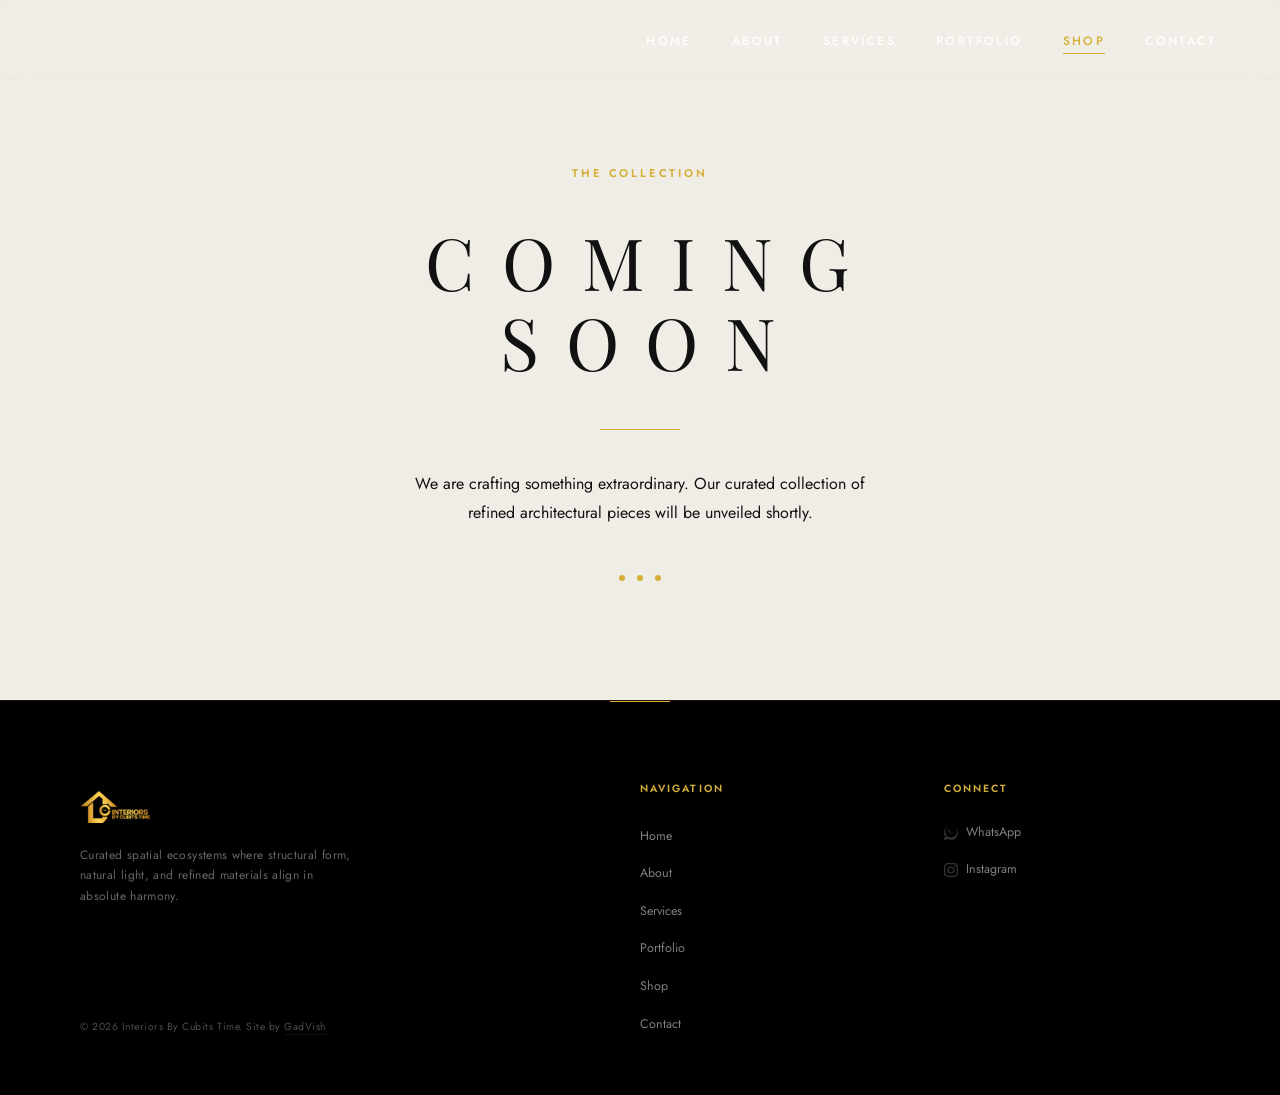
<file: shop.html>
<!DOCTYPE html>
<html lang="en">
<head>
    <meta charset="UTF-8">
    <meta name="viewport" content="width=device-width, initial-scale=1.0">
    <title>Shop | Interiors By Cubits Time</title>
    <!-- Fonts Import -->
    <link href="https://fonts.googleapis.com/css2?family=Playfair+Display:ital,wght@0,300;0,400;0,500;0,600;0,700;1,400&family=Jost:wght@300;400;500;600&display=swap" rel="stylesheet">
    <link rel="stylesheet" href="style.css">
    <link rel="icon" type="image/png" href="images/logo (2).png">
</head>
<body>

    <!-- NAVIGATION HEADER -->
    <header class="nav-bar">
        <a href="index.html" class="nav-logo" aria-label="Interiors By Cubits Time Home"><img src="images/logo (2).png" alt="Interiors By Cubits Time"></a>
        <button class="nav-toggle" aria-label="Toggle Navigation">
             <span class="hamburger-bar"></span>
             <span class="hamburger-bar"></span>
             <span class="hamburger-bar"></span>
        </button>
        <ul class="nav-links">
            <li><a href="index.html">Home</a></li>
            <li><a href="about.html">About</a></li>
            <li><a href="services.html">Services</a></li>
            <li><a href="portfolio.html">Portfolio</a></li>
            <li><a href="shop.html" class="active">Shop</a></li>
            <li><a href="contact.html">Contact</a></li>
        </ul>
    </header>

    <!-- COMING SOON -->
    <section class="coming-soon-section">
        <div class="container coming-soon-container">
            <div class="coming-soon-content">
                <span class="coming-soon-label">The Collection</span>
                <h2 class="coming-soon-title" aria-label="Coming Soon">
                    <span class="cs-letter" style="animation-delay: 0.0s">C</span>
                    <span class="cs-letter" style="animation-delay: 0.05s">o</span>
                    <span class="cs-letter" style="animation-delay: 0.1s">m</span>
                    <span class="cs-letter" style="animation-delay: 0.15s">i</span>
                    <span class="cs-letter" style="animation-delay: 0.2s">n</span>
                    <span class="cs-letter" style="animation-delay: 0.25s">g</span>
                    <span class="cs-break"></span>
                    <span class="cs-letter" style="animation-delay: 0.35s">S</span>
                    <span class="cs-letter" style="animation-delay: 0.4s">o</span>
                    <span class="cs-letter" style="animation-delay: 0.45s">o</span>
                    <span class="cs-letter" style="animation-delay: 0.5s">n</span>
                </h2>
                <div class="coming-soon-divider"></div>
                <p class="coming-soon-subtitle">We are crafting something extraordinary. Our curated collection of refined architectural pieces will be unveiled shortly.</p>
                <div class="coming-soon-dots">
                    <span class="cs-dot"></span>
                    <span class="cs-dot"></span>
                    <span class="cs-dot"></span>
                </div>
            </div>
        </div>
    </section>

    <!-- SHARED FOOTER -->
    <footer class="site-footer">
        <div class="container">
            <div class="site-footer-inner">
                <div class="site-footer-brand">
                    <span class="site-footer-logo"><img src="images/logo (2).png" alt="Interiors By Cubits Time"></span>
                    <p class="site-footer-tagline">Curated spatial ecosystems where structural form, natural light, and refined materials align in absolute harmony.</p>
                    <p class="site-footer-copy">&copy; 2026 Interiors By Cubits Time. Site by <a href="https://wa.me/233500437993" target="_blank" rel="noopener noreferrer" style="color: inherit; text-decoration: none; border-bottom: 1px solid rgba(212,175,55,0.3);">GadVish</a></p>
                </div>
                <div>
                    <span class="site-footer-col-title">Navigation</span>
                    <ul class="site-footer-nav">
                        <li><a href="index.html">Home</a></li>
                        <li><a href="about.html">About</a></li>
                        <li><a href="services.html">Services</a></li>
                        <li><a href="portfolio.html">Portfolio</a></li>
                        <li><a href="shop.html">Shop</a></li>
                        <li><a href="contact.html">Contact</a></li>
                    </ul>
                </div>
                <div>
                    <span class="site-footer-col-title">Connect</span>
                    <ul class="site-footer-social">
                        <li><a href="https://wa.me/0576086967" target="_blank" rel="noopener noreferrer" aria-label="WhatsApp">
                            <svg xmlns="http://www.w3.org/2000/svg" width="14" height="14" fill="currentColor" viewBox="0 0 16 16"><path d="M13.601 2.326A7.85 7.85 0 0 0 7.994 0C3.627 0 .068 3.558.064 7.926c0 1.399.366 2.76 1.057 3.965L0 16l4.204-1.102a7.9 7.9 0 0 0 3.79.949h.004c4.368 0 7.927-3.558 7.93-7.93a7.9 7.9 0 0 0-2.33-5.607zM7.994 13.06a6.6 6.6 0 0 1-3.278-.872l-.236-.14-2.43.636.647-2.37-.154-.245a6.57 6.57 0 0 1-1.008-3.5c.003-3.633 2.97-6.593 6.614-6.593a6.59 6.59 0 0 1 4.666 1.93 6.59 6.59 0 0 1 1.929 4.667c-.003 3.633-2.97 6.593-6.613 6.593m3.473-4.96c-.185-.093-1.098-.542-1.268-.604-.17-.063-.293-.093-.417.093-.125.187-.482.604-.59.729-.109.125-.219.14-.405.047a5.5 5.5 0 0 1-1.51-1.36c-.466-.401-.84-1.002-.912-1.124-.072-.122-.008-.188.053-.249.056-.054.125-.145.187-.217.063-.072.083-.122.124-.2.041-.078.02-.145-.01-.207-.03-.062-.293-.707-.4-.963-.105-.255-.21-.22-.293-.224-.075-.003-.16-.004-.245-.004a.48.48 0 0 0-.35.162c-.12.13-.457.447-.457 1.09 0 .642.467 1.26.53 1.348.064.088.918 1.4 2.226 1.964.312.134.557.214.747.275.313.1.597.086.822.052.25-.038.799-.327.91-.643.11-.317.11-.59.078-.644-.03-.053-.113-.093-.298-.186"/></svg>
                            WhatsApp
                        </a></li>
                        <li><a href="https://www.instagram.com/interiorsbycubitstime?igsh=MWhub2NjeDc0ZXJ0Zw==" target="_blank" rel="noopener noreferrer" aria-label="Instagram">
                            <svg xmlns="http://www.w3.org/2000/svg" width="14" height="14" fill="currentColor" viewBox="0 0 16 16"><path d="M8 0C5.829 0 5.556.01 4.703.048 3.85.088 3.269.222 2.76.42a3.9 3.9 0 0 0-1.417.923A3.9 3.9 0 0 0 .42 2.76C.222 3.268.087 3.85.048 4.7.01 5.555 0 5.827 0 8.001c0 2.172.01 2.444.048 3.297.04 8.5.18 1.416.363 1.926a3.9 3.9 0 0 0 .923 1.417 3.9 3.9 0 0 0 1.417.923c.51.198 1.09.333 1.942.372C5.555 15.99 5.827 16 8 16s2.444-.01 3.298-.048c.851-.04 1.434-.174 1.943-.372a3.9 3.9 0 0 0 1.416-.923c.445-.445.718-.991.924-1.417.197-.509.332-1.09.372-1.942C15.99 10.445 16 10.173 16 8s-.01-2.444-.048-3.299c-.04-.851-.175-1.433-.372-1.941a3.9 3.9 0 0 0-.923-1.417A3.9 3.9 0 0 0 13.24.42c-.51-.198-1.092-.333-1.943-.372C10.443.01 10.172 0 7.998 0zm-.717 1.442h.718c2.136 0 2.389.007 3.232.046.78.035 1.204.166 1.486.275.373.145.64.319.92.599s.453.546.598.92c.11.281.24.705.275 1.485.039.843.047 1.096.047 3.231s-.008 2.389-.047 3.232c-.035.78-.166 1.203-.275 1.485a2.5 2.5 0 0 1-.599.919c-.28.28-.546.453-.92.598-.28.11-.704.24-1.485.276-.843.038-1.096.047-3.232.047s-2.39-.009-3.233-.047c-.78-.036-1.203-.166-1.485-.276a2.5 2.5 0 0 1-.92-.598 2.5 2.5 0 0 1-.6-.92c-.109-.281-.24-.705-.275-1.485-.038-.843-.046-1.096-.046-3.233s.008-2.388.046-3.231c.036-.78.166-1.204.276-1.486.145-.373.319-.64.599-.92s.546-.453.92-.6c.282-.109.705-.24 1.485-.276.738-.034 1.024-.044 2.515-.045zm4.988 1.328a.96.96 0 1 0 0 1.92.96.96 0 0 0 0-1.92m-4.27 1.122a4.109 4.109 0 1 0 0 8.217 4.109 4.109 0 0 0 0-8.217m0 1.441a2.667 2.667 0 1 1 0 5.334 2.667 2.667 0 0 1 0-5.334"/></svg>
                            Instagram
                        </a></li>
                    </ul>
                </div>
            </div>
            
        </div>
    </footer>

    <script>
        const navToggle = document.querySelector('.nav-toggle');
        const navLinks = document.querySelector('.nav-links');
        if (navToggle && navLinks) {
            navToggle.addEventListener('click', () => {
                navToggle.classList.toggle('active');
                navLinks.classList.toggle('active');
            });
        }

        // Nav background on scroll
        const navBar = document.querySelector('.nav-bar');
        window.addEventListener('scroll', () => {
            if (window.scrollY > 60) {
                navBar.classList.add('scrolled');
            } else {
                navBar.classList.remove('scrolled');
            }
        }, { passive: true });
    </script>
    <!-- Bottom Navigation (mobile) -->
    <nav class="bottom-nav">
        <a href="index.html" class="" aria-label="Home">
            <svg viewBox="0 0 24 24"><path d="M3 12l9-9 9 9"/><path d="M5 10v10a1 1 0 0 0 1 1h3v-5h6v5h3a1 1 0 0 0 1-1V10"/></svg>
            Home
        </a>
        <a href="about.html" class="" aria-label="About">
            <svg viewBox="0 0 24 24"><circle cx="12" cy="8" r="4"/><path d="M4 20c0-4 3.6-7 8-7s8 3 8 7"/></svg>
            About
        </a>
        <a href="services.html" class="" aria-label="Services">
            <svg viewBox="0 0 24 24"><rect x="2" y="7" width="20" height="14" rx="2"/><path d="M16 7V5a2 2 0 0 0-2-2h-4a2 2 0 0 0-2 2v2"/></svg>
            Services
        </a>
        <a href="portfolio.html" class="" aria-label="Portfolio">
            <svg viewBox="0 0 24 24"><rect x="3" y="3" width="7" height="7"/><rect x="14" y="3" width="7" height="7"/><rect x="3" y="14" width="7" height="7"/><rect x="14" y="14" width="7" height="7"/></svg>
            Portfolio
        </a>
        <a href="shop.html" class="active" aria-label="Shop">
            <svg viewBox="0 0 24 24"><path d="M6 2L3 6v14a2 2 0 0 0 2 2h14a2 2 0 0 0 2-2V6l-3-4z"/><line x1="3" y1="6" x2="21" y2="6"/><path d="M16 10a4 4 0 0 1-8 0"/></svg>
            Shop
        </a>
        <a href="contact.html" class="" aria-label="Contact">
            <svg viewBox="0 0 24 24"><path d="M4 4h16c1.1 0 2 .9 2 2v12c0 1.1-.9 2-2 2H4c-1.1 0-2-.9-2-2V6c0-1.1.9-2 2-2z"/><polyline points="22,6 12,13 2,6"/></svg>
            Contact
        </a>
    </nav>
</body>
</html>
</file>
<file: style.css>
/* Custom Styling for Cubits & Co. Interiors */

/* Reset & Base Styles */
* {
    margin: 0;
    padding: 0;
    box-sizing: border-box;
}

:root {
    --bg-dark: #000000;
    --surface-light: #F0EDE6;
    --accent: #D4AF37;
    --text-dark: #111111;
    --text-light: #FFFFFF;
    --divider: #2A2A2A;
    --grey-muted: #8A8A8A;
    --grey-light: #E8E3D8;
    --font-display: 'Playfair Display', serif;
    --font-body: 'Jost', sans-serif;
}

body {
    font-family: var(--font-body);
    background-color: var(--bg-dark);
    color: var(--text-light);
    line-height: 1.6;
    overflow-x: hidden;
}

/* -------------------------------------------------------------
   Navigation Bar & Multi-page Layout Structure
   ------------------------------------------------------------- */
.nav-bar {
    position: fixed;
    top: 0;
    left: 0;
    width: 100%;
    height: 80px;
    background: rgba(255,255,255,0.04);
    backdrop-filter: blur(24px);
    -webkit-backdrop-filter: blur(24px);
    border-bottom: 1px solid rgba(212,175,55,0.06);
    transition: background 0.3s ease, border-color 0.3s ease;
    display: flex;
    justify-content: flex-start;
    align-items: center;
    padding: 0 64px;
    z-index: 1000;
}
.nav-bar.scrolled {
    background: rgba(255,255,255,0.06);
    border-bottom: 1px solid rgba(212,175,55,0.15);
}

.nav-logo {
    font-family: var(--font-display);
    font-size: 1.4rem;
    font-weight: 500;
    color: var(--accent);
    text-decoration: none;
    letter-spacing: 0.05em;
    display: flex;
    align-items: center;
    gap: 8px;
}

.nav-logo img {
    height: 58px;
    width: auto;
    max-width: 200px;
    display: block;
    object-fit: contain;
}

.nav-toggle {
    display: none;
}

.hero-logo-badge {
    margin-bottom: 32px;
    display: flex;
    justify-content: center;
    opacity: 1;
    transform: translateY(0);
    transition: opacity 0.5s ease, transform 0.5s ease;
}
.hero-logo-badge.fade {
    opacity: 0;
    transform: translateY(-20px);
    pointer-events: none;
}
.hero-logo-badge img {
    width: 260px;
    max-width: 80%;
    height: auto;
    display: block;
}
.nav-logo img {
    opacity: 0;
    transition: opacity 0.3s ease;
}
.nav-bar.scrolled .nav-logo img {
    opacity: 1;
}

.site-footer-logo img {
    height: 48px;
    width: auto;
    display: block;
    object-fit: contain;
}

.nav-links {
    display: flex;
    gap: 40px;
    list-style: none;
    margin-left: auto;
}

.nav-links a {
    font-family: var(--font-body);
    font-size: 0.75rem;
    text-transform: uppercase;
    letter-spacing: 0.2em;
    color: var(--text-light);
    text-decoration: none;
    font-weight: 500;
    position: relative;
    padding-bottom: 4px;
    transition: color 0.3s ease;
}

.nav-links a::after {
    content: '';
    position: absolute;
    bottom: 0;
    left: 0;
    width: 0;
    height: 1px;
    background-color: var(--accent);
    transition: width 0.3s ease;
}

.nav-links a:hover::after,
.nav-links a.active::after {
    width: 100%;
}

.nav-links a:hover,
.nav-links a.active {
    color: var(--accent);
}

/* Page spacing for non-hero subpages */
.subpage-hero {
    padding-top: 160px !important;
}

/* Typography Helpers */
.font-display {
    font-family: var(--font-display);
}

.text-accent {
    color: var(--accent);
}

.label-caps {
    font-family: var(--font-body);
    text-transform: uppercase;
    letter-spacing: 0.25em;
    font-size: 0.75rem;
    font-weight: 500;
}

/* Sections Base */
section {
    padding: 100px 0;
    width: 100%;
}

.dark-section {
    background-color: var(--bg-dark);
    color: var(--text-light);
}

.light-section {
    background-color: var(--surface-light);
    color: var(--text-dark);
}

.container {
    max-width: 1200px;
    margin: 0 auto;
    padding: 0 40px;
}

/* Section Dividers & Gold Rule */
.gold-rule-v {
    width: 2px;
    background-color: var(--accent);
    align-self: stretch;
}

.gold-rule-h {
    height: 2px;
    width: 60px;
    background-color: var(--accent);
    margin: 20px 0;
}

.divider-subtle {
    border-top: 1px solid var(--divider);
    width: 100%;
    margin: 24px 0;
}

.divider-subtle-light {
    border-top: 1px solid rgba(26, 23, 20, 0.15);
    width: 100%;
    margin: 24px 0;
}

/* Image styling */
.img-cover {
    width: 100%;
    height: 100%;
    object-fit: cover;
    background: linear-gradient(135deg, #5C4A3A, #8B7355);
}

/* Section 1: Hero */
#hero {
    position: relative;
    height: 100vh;
    min-height: 700px;
    display: flex;
    align-items: center;
    justify-content: center;
    background: var(--bg-dark);
    overflow: hidden;
}
.hero-overlay {
    position: absolute;
    inset: 0;
    background: linear-gradient(135deg, rgba(0,0,0,0.7) 0%, rgba(0,0,0,0.3) 50%, rgba(0,0,0,0.6) 100%);
    z-index: 1;
}
.hero-slider {
    position: absolute;
    inset: 0;
    z-index: 0;
}
.hero-slide {
    position: absolute;
    inset: 0;
    opacity: 0;
    transition: opacity 1.5s ease-in-out;
}
.hero-slide.active {
    opacity: 1;
}
.hero-slide img {
    width: 100%;
    height: 100%;
    object-fit: cover;
    transform: scale(1.08);
    transition: transform 8s ease-out;
}
.hero-slide.active img {
    transform: scale(1);
}
.hero-content {
    position: relative;
    z-index: 2;
    text-align: center;
    max-width: 720px;
    padding: 0 24px;
}
.hero-badge {
    display: inline-flex;
    align-items: center;
    gap: 8px;
    font-size: 0.6rem;
    font-weight: 600;
    letter-spacing: 0.25em;
    text-transform: uppercase;
    color: var(--accent);
    margin-bottom: 32px;
    opacity: 0;
    animation: heroFadeUp 0.8s ease 0.3s forwards;
}
.hero-badge-line {
    width: 32px;
    height: 1px;
    background: var(--accent);
}
.hero-title {
    font-family: var(--font-display);
    font-size: clamp(2.5rem, 6vw, 5.5rem);
    font-weight: 300;
    line-height: 1.05;
    text-transform: uppercase;
    color: var(--text-light);
    margin-bottom: 24px;
    opacity: 0;
    animation: heroFadeUp 0.8s ease 0.5s forwards;
}
.hero-title em {
    font-style: normal;
    color: var(--accent);
}
.hero-divider {
    width: 0;
    height: 1px;
    background: var(--accent);
    margin: 0 auto 24px;
    animation: heroLineGrow 1s cubic-bezier(0.16, 1, 0.3, 1) 0.8s forwards;
}
@keyframes heroLineGrow { to { width: 60px; } }
.hero-tagline {
    font-size: 0.9rem;
    opacity: 0.5;
    line-height: 1.7;
    letter-spacing: 0.03em;
    max-width: 480px;
    margin: 0 auto 40px;
    opacity: 0;
    animation: heroFadeUp 0.8s ease 1s forwards;
}
.hero-cta {
    display: inline-flex;
    align-items: center;
    gap: 10px;
    font-size: 0.7rem;
    font-weight: 600;
    letter-spacing: 0.2em;
    text-transform: uppercase;
    color: var(--text-light);
    text-decoration: none;
    border: 1px solid rgba(255,255,255,0.2);
    padding: 14px 32px;
    transition: all 0.4s ease;
    opacity: 0;
    animation: heroFadeUp 0.8s ease 1.2s forwards;
}
.hero-cta:hover {
    background: var(--accent);
    color: var(--bg-dark);
    border-color: var(--accent);
}
.hero-cta svg { transition: transform 0.3s ease; }
.hero-cta:hover svg { transform: translateX(4px); }
.hero-dots {
    position: absolute;
    bottom: 40px;
    left: 50%;
    transform: translateX(-50%);
    display: flex;
    gap: 10px;
    z-index: 3;
}
.hero-dot {
    width: 8px;
    height: 8px;
    border-radius: 50%;
    background: rgba(255,255,255,0.25);
    border: none;
    cursor: pointer;
    transition: all 0.3s ease;
    padding: 0;
}
.hero-dot.active {
    background: var(--accent);
    box-shadow: 0 0 12px rgba(212,175,55,0.4);
}
.hero-scroll {
    position: absolute;
    bottom: 80px;
    left: 50%;
    transform: translateX(-50%);
    z-index: 3;
    display: flex;
    flex-direction: column;
    align-items: center;
    gap: 8px;
    opacity: 0;
    animation: heroFadeUp 0.8s ease 1.6s forwards;
}
.hero-scroll-line {
    width: 1px;
    height: 40px;
    background: linear-gradient(to bottom, var(--accent), transparent);
    animation: scrollPulse 2s ease-in-out infinite;
}
@keyframes scrollPulse {
    0%, 100% { opacity: 0.3; transform: scaleY(1); }
    50% { opacity: 1; transform: scaleY(1.2); }
}
.hero-scroll span {
    font-size: 0.5rem;
    letter-spacing: 0.2em;
    text-transform: uppercase;
    color: var(--accent);
    opacity: 0.4;
}
@keyframes heroFadeUp {
    to { opacity: 1; transform: translateY(0); }
}

/* Section 2: Design Concept */
.home-concept {
    padding: 120px 0;
    background: var(--surface-light);
}
.concept-grid {
    display: grid;
    grid-template-columns: 1fr 1fr;
    gap: 80px;
    align-items: center;
}
.concept-left {
    display: flex;
    flex-direction: column;
}
.concept-label {
    display: inline-block;
    font-size: 0.65rem;
    font-weight: 600;
    letter-spacing: 0.25em;
    text-transform: uppercase;
    color: var(--accent);
    margin-bottom: 20px;
}
.concept-title {
    font-family: var(--font-display);
    font-size: clamp(2rem, 3.5vw, 3.2rem);
    font-weight: 300;
    margin-bottom: 32px;
    text-transform: uppercase;
    color: var(--text-dark);
    line-height: 1.1;
}
.concept-body p {
    margin-bottom: 20px;
    font-size: 0.95rem;
    color: var(--text-dark);
    opacity: 0.7;
    line-height: 1.8;
}
.concept-right {
    position: relative;
    height: 520px;
}
.concept-img-main {
    position: absolute;
    top: 0;
    left: 0;
    width: 75%;
    height: 85%;
    z-index: 2;
    overflow: hidden;
}
.concept-img-main img {
    width: 100%;
    height: 100%;
    object-fit: cover;
}
.concept-img-accent {
    position: absolute;
    bottom: 0;
    right: 0;
    width: 55%;
    height: 65%;
    z-index: 1;
    overflow: hidden;
    border: 4px solid var(--surface-light);
}
.concept-img-accent img {
    width: 100%;
    height: 100%;
    object-fit: cover;
}
.concept-img-accent::after {
    content: '';
    position: absolute;
    inset: 0;
    border: 1px solid rgba(212,175,55,0.15);
    pointer-events: none;
}

/* Section 3: Design Highlight */
.highlight-grid {
    display: grid;
    grid-template-columns: 4.5fr 1fr 6.5fr;
    gap: 40px;
    padding: 0;
}

.highlight-left {
    height: 480px;
}

.highlight-content {
    padding: 80px 40px 80px 0;
    display: flex;
    flex-direction: column;
    justify-content: center;
}

.highlight-title {
    font-size: clamp(2.5rem, 4vw, 4.5rem);
    font-weight: 400;
    margin-bottom: 40px;
    text-transform: uppercase;
    line-height: 1.1;
}

.highlight-columns {
    display: grid;
    grid-template-columns: repeat(3, 1fr);
    gap: 24px;
}

.highlight-col h4 {
    font-size: 0.9rem;
    font-weight: 600;
    text-transform: uppercase;
    letter-spacing: 0.15em;
    margin-bottom: 16px;
    color: var(--accent);
}

.highlight-col p {
    font-size: 0.8rem;
    opacity: 0.8;
    line-height: 1.6;
}

/* Section 4: Floor Plan Overview */
.floor-plan-grid {
    display: grid;
    grid-template-columns: 6fr 6fr;
    gap: 80px;
}

.floor-plan-title {
    font-size: clamp(2rem, 3vw, 3rem);
    text-transform: uppercase;
    margin-bottom: 24px;
}

.floor-plan-desc {
    margin-bottom: 40px;
    font-size: 0.95rem;
    opacity: 0.85;
}

.floor-plan-svg-wrap {
    width: 100%;
    border: 1px solid rgba(26, 23, 20, 0.2);
    padding: 30px;
    background-color: rgba(255, 255, 255, 0.3);
}

.floor-plan-svg-wrap svg {
    width: 100%;
    height: auto;
}

.floor-plan-right {
    display: flex;
    flex-direction: column;
    justify-content: center;
}

.swatch-2x2 {
    display: grid !important;
    grid-template-columns: 1fr 1fr !important;
    gap: 24px !important;
    max-width: 640px !important;
    width: 100% !important;
}

.swatch-3col {
    display: grid !important;
    grid-template-columns: repeat(3, 1fr) !important;
    gap: 20px !important;
    width: 100% !important;
}

.material-card {
    display: flex;
    flex-direction: column;
    gap: 12px;
}

.material-thumb {
    height: 180px;
    width: 100%;
    overflow: hidden;
    border: 1px solid rgba(17, 17, 17, 0.15);
}

.material-card:nth-child(1) .material-thumb img {
    object-fit: cover;
    object-position: 50% center;
}

.material-card:nth-child(2) .material-thumb img {
    object-fit: cover;
    object-position: 100% center;
}

.material-card:nth-child(3) .material-thumb img {
    object-fit: cover;
    object-position: 0% center;
}

.material-card:nth-child(4) .material-thumb img {
    object-fit: cover;
    object-position: 50% center;
}

.material-thumb-crop {
    height: 120px;
    width: 100%;
    border: 1px solid rgba(17, 17, 17, 0.15);
    background-image: url('images/detail.png');
    background-size: 300% 100%;
    transition: transform 0.5s ease;
}

.material-card:hover .material-thumb-crop {
    transform: scale(1.04);
}

.material-thumb-crop.boucle {
    background-position: 0% center;
}

.material-thumb-crop.travertine {
    background-position: 50% center;
}

.material-thumb-crop.wood {
    background-position: 100% center;
}

.material-thumb-crop.zellige {
    background-image: url('images/bedroom.png');
    background-size: cover;
    background-position: center;
}

.material-meta {
    display: flex;
    justify-content: space-between;
    align-items: center;
}

.material-name {
    font-size: 0.8rem;
    font-weight: 500;
    text-transform: uppercase;
    letter-spacing: 0.1em;
}

.material-type {
    font-size: 0.7rem;
    opacity: 0.6;
}

/* Section 5: Furniture - Living Room */
.furniture-section-title {
    text-align: center;
    margin-top: 40px;
    margin-bottom: 60px;
}

/* -------------------------------------------------------------
   Editorial Gallery Layout
   ------------------------------------------------------------- */
/* Portfolio */
.portfolio-page {
    padding: 120px 0 100px;
    background: var(--surface-light);
}
.portfolio-header {
    text-align: center;
    margin-bottom: 64px;
}
.portfolio-label {
    display: inline-block;
    font-size: 0.65rem;
    font-weight: 600;
    letter-spacing: 0.25em;
    text-transform: uppercase;
    color: var(--accent);
    margin-bottom: 20px;
}
.portfolio-title {
    font-family: var(--font-display);
    font-size: clamp(2rem, 4vw, 3.2rem);
    font-weight: 300;
    text-transform: uppercase;
    color: var(--text-dark);
}
.portfolio-grid {
    display: grid;
    grid-template-columns: repeat(12, 1fr);
    gap: 24px;
}
.portfolio-card {
    position: relative;
    overflow: hidden;
    display: block;
    text-decoration: none;
    background: var(--bg-dark);
}
.portfolio-card.tall {
    grid-column: span 4;
    grid-row: span 2;
    height: 600px;
}
.portfolio-card.wide {
    grid-column: span 8;
    height: 288px;
}
.portfolio-card.square {
    grid-column: span 4;
    height: 288px;
}
.portfolio-card.medium {
    grid-column: span 6;
    height: 400px;
}
.portfolio-card-img {
    width: 100%;
    height: 100%;
    overflow: hidden;
}
.portfolio-card-img img {
    width: 100%;
    height: 100%;
    object-fit: cover;
    transition: transform 0.8s cubic-bezier(0.16, 1, 0.3, 1);
}
.portfolio-card:hover .portfolio-card-img img {
    transform: scale(1.06);
}
.portfolio-card-info {
    position: absolute;
    bottom: 0;
    left: 0;
    right: 0;
    padding: 24px 28px;
    background: linear-gradient(to top, rgba(0,0,0,0.7) 0%, transparent 100%);
    transform: translateY(20px);
    opacity: 0;
    transition: all 0.4s cubic-bezier(0.16, 1, 0.3, 1);
}
.portfolio-card:hover .portfolio-card-info {
    transform: translateY(0);
    opacity: 1;
}
.portfolio-card-title {
    font-family: var(--font-display);
    font-size: 1.3rem;
    font-weight: 300;
    color: var(--text-light);
    margin-bottom: 4px;
}
.portfolio-card-meta {
    font-size: 0.65rem;
    letter-spacing: 0.15em;
    text-transform: uppercase;
    color: var(--accent);
    font-weight: 600;
}

/* Contact */
.contact-page {
    padding: 120px 0 100px;
    background: var(--surface-light);
}
.contact-grid {
    display: grid;
    grid-template-columns: 1fr 1fr;
    gap: 64px;
    align-items: start;
}
.contact-label {
    display: inline-block;
    font-size: 0.65rem;
    font-weight: 600;
    letter-spacing: 0.25em;
    text-transform: uppercase;
    color: var(--accent);
    margin-bottom: 20px;
}
.contact-title {
    font-family: var(--font-display);
    font-size: clamp(2rem, 3.5vw, 3rem);
    font-weight: 300;
    text-transform: uppercase;
    color: var(--text-dark);
    margin-bottom: 24px;
    line-height: 1.1;
}
.contact-intro {
    font-size: 0.95rem;
    line-height: 1.8;
    color: var(--text-dark);
    opacity: 0.7;
    margin-bottom: 40px;
}
.contact-form {
    display: flex;
    flex-direction: column;
    gap: 20px;
}
.contact-field {
    display: flex;
    flex-direction: column;
    gap: 6px;
}
.contact-label-field {
    font-size: 0.7rem;
    font-weight: 600;
    text-transform: uppercase;
    letter-spacing: 0.1em;
    color: var(--text-dark);
}
.contact-input {
    width: 100%;
    padding: 12px 14px;
    border: 1px solid rgba(0,0,0,0.12);
    background: transparent;
    color: var(--text-dark);
    font-family: var(--font-body);
    font-size: 0.9rem;
    outline: none;
    transition: border-color 0.3s ease;
}
.contact-input:focus {
    border-color: var(--accent);
}
.contact-input::placeholder {
    color: var(--grey-muted);
    opacity: 0.4;
}
.contact-select {
    width: 100%;
    padding: 12px 14px;
    border: 1px solid rgba(0,0,0,0.12);
    background: transparent;
    color: var(--text-dark);
    font-family: var(--font-body);
    font-size: 0.9rem;
    outline: none;
    transition: border-color 0.3s ease;
    appearance: none;
    background-image: url("data:image/svg+xml,%3Csvg xmlns='http://www.w3.org/2000/svg' width='12' height='12' viewBox='0 0 12 12'%3E%3Cpath d='M2 4l4 4 4-4' stroke='%23111' stroke-width='1' fill='none'/%3E%3C/svg%3E");
    background-repeat: no-repeat;
    background-position: right 14px center;
    cursor: pointer;
}
.contact-select:focus {
    border-color: var(--accent);
}
.contact-textarea {
    width: 100%;
    padding: 12px 14px;
    border: 1px solid rgba(0,0,0,0.12);
    background: transparent;
    color: var(--text-dark);
    font-family: var(--font-body);
    font-size: 0.9rem;
    outline: none;
    transition: border-color 0.3s ease;
    resize: vertical;
}
.contact-textarea:focus {
    border-color: var(--accent);
}
.contact-textarea::placeholder {
    color: var(--grey-muted);
    opacity: 0.4;
}
.contact-submit {
    align-self: flex-start;
    padding: 14px 36px;
    background: var(--text-dark);
    color: var(--text-light);
    border: none;
    font-size: 0.75rem;
    font-weight: 600;
    text-transform: uppercase;
    letter-spacing: 0.15em;
    cursor: pointer;
    transition: all 0.3s ease;
}
.contact-submit:hover {
    background: var(--accent);
    color: var(--bg-dark);
}
.contact-side {
    display: flex;
    flex-direction: column;
    gap: 40px;
}
.contact-image {
    width: 100%;
    height: 340px;
    overflow: hidden;
    position: relative;
}
.contact-image img {
    width: 100%;
    height: 100%;
    object-fit: cover;
}
.contact-image-border {
    position: absolute;
    inset: 12px;
    border: 1px solid rgba(212,175,55,0.12);
    pointer-events: none;
}
.contact-details {
    border-top: 1px solid rgba(0,0,0,0.08);
    padding-top: 32px;
    display: flex;
    flex-direction: column;
    gap: 24px;
}
.contact-detail-item {
    display: flex;
    flex-direction: column;
    gap: 4px;
}
.contact-detail-label {
    font-size: 0.65rem;
    letter-spacing: 0.1em;
    text-transform: uppercase;
    color: var(--grey-muted);
    font-weight: 600;
}
.contact-detail-value {
    font-size: 1rem;
    color: var(--text-dark);
    text-decoration: none;
    font-weight: 500;
    transition: color 0.3s;
}
.contact-detail-value:hover {
    color: var(--accent);
}
.contact-social {
    display: flex;
    gap: 12px;
    margin-top: 8px;
}
.contact-social a {
    display: inline-flex;
    align-items: center;
    gap: 6px;
    font-size: 0.7rem;
    letter-spacing: 0.1em;
    text-transform: uppercase;
    color: var(--text-dark);
    text-decoration: none;
    border: 1px solid rgba(0,0,0,0.12);
    padding: 10px 20px;
    transition: all 0.3s ease;
}
.contact-social a:hover {
    border-color: var(--accent);
    color: var(--accent);
}
    letter-spacing: 0.15em;
}

/* Section 6: Shopping List - Bedroom */
.shopping-section {
    padding: 0;
    display: flex;
}

.shopping-left {
    width: 50%;
    height: 480px;
}

.shopping-right {
    width: 50%;
    padding: 80px 64px 80px 40px;
    display: flex;
    flex-direction: column;
    justify-content: center;
}

.shopping-title {
    font-size: clamp(2rem, 3vw, 3.5rem);
    text-transform: uppercase;
    margin-bottom: 40px;
}

.shopping-list {
    display: flex;
    flex-direction: column;
    gap: 24px;
}

.shopping-item {
    display: flex;
    flex-direction: column;
    gap: 6px;
}

.shopping-item-header {
    display: flex;
    justify-content: space-between;
    align-items: baseline;
}

.shopping-item-name {
    font-size: 0.95rem;
    font-weight: 600;
    text-transform: uppercase;
    letter-spacing: 0.1em;
}

.shopping-item-code {
    font-size: 0.7rem;
    opacity: 0.5;
    letter-spacing: 0.1em;
}

.shopping-item-desc {
    font-size: 0.8rem;
    opacity: 0.85;
}

/* Section 7: Color Palette */
.palette-grid {
    display: grid;
    grid-template-columns: 6.5fr 1fr 4.5fr;
    gap: 40px;
    padding: 0;
}

.palette-content {
    padding: 80px 0 80px 40px;
    display: flex;
    flex-direction: column;
    justify-content: center;
}

.palette-title {
    font-size: clamp(2rem, 3vw, 3.5rem);
    text-transform: uppercase;
    margin-bottom: 48px;
}

.palette-swatches-grid {
    display: grid;
    grid-template-columns: repeat(2, 1fr);
    gap: 16px;
    margin-top: 20px;
}

.palette-swatch-card {
    display: flex;
    align-items: center;
    gap: 16px;
    padding: 12px;
    background: rgba(255, 255, 255, 0.03);
    border: 1px solid rgba(255, 255, 255, 0.08);
}

.palette-swatch-color {
    width: 36px;
    height: 36px;
    border-radius: 50%;
    border: 1px solid rgba(255, 255, 255, 0.15);
    flex-shrink: 0;
}

.palette-swatch-info {
    display: flex;
    flex-direction: column;
    gap: 2px;
}

.palette-swatch-name {
    font-size: 0.75rem;
    text-transform: uppercase;
    letter-spacing: 0.1em;
    font-weight: 500;
    color: var(--text-light);
}

.palette-swatch-hex {
    font-size: 0.65rem;
    opacity: 0.5;
    letter-spacing: 0.05em;
}

.palette-right {
    height: 480px;
}

/* Section 8: The Next Step */
.next-step-grid {
    display: grid;
    grid-template-columns: 6.5fr 5.5fr;
    gap: 80px;
}

.next-step-left {
    display: flex;
    flex-direction: column;
    justify-content: center;
}

.next-step-title {
    font-size: clamp(2rem, 3vw, 3.5rem);
    text-transform: uppercase;
    margin-bottom: 40px;
}

.checklist {
    display: flex;
    flex-direction: column;
    gap: 24px;
}

.checklist-item {
    display: flex;
    gap: 16px;
    align-items: flex-start;
}

.checklist-icon {
    color: var(--accent);
    font-size: 1.2rem;
    line-height: 1;
    font-weight: bold;
}

.checklist-text {
    font-size: 0.9rem;
    opacity: 0.85;
    line-height: 1.5;
}

.next-step-right {
    height: 480px;
}

/* Section 9: Our Partners */
.partners-grid-3col {
    display: grid;
    grid-template-columns: repeat(4, 1fr);
    gap: 32px;
    margin-top: 40px;
}

.partner-card {
    display: flex;
    flex-direction: column;
    gap: 20px;
    padding: 40px 32px;
    background-color: rgba(255, 255, 255, 0.02);
    border: 1px solid rgba(255, 255, 255, 0.05);
    transition: all 0.4s cubic-bezier(0.25, 1, 0.5, 1);
}

.partner-card:hover {
    border-color: var(--accent);
    background-color: rgba(255, 255, 255, 0.04);
    transform: translateY(-4px);
}

.partner-number {
    font-family: var(--font-display);
    font-size: 2rem;
    font-weight: 300;
    color: var(--accent);
    opacity: 0.6;
}

.partner-name {
    font-size: 1.5rem;
    font-weight: 400;
    color: var(--text-light);
}

.partner-desc {
    font-size: 0.85rem;
    opacity: 0.7;
    line-height: 1.6;
    margin-bottom: 12px;
}

.partner-link {
    font-size: 0.8rem;
    color: var(--accent);
    text-decoration: none;
    text-transform: uppercase;
    letter-spacing: 0.15em;
    font-weight: 500;
    align-self: flex-start;
    border-bottom: 1px solid transparent;
    transition: border-bottom 0.3s ease;
}

.partner-link:hover {
    border-bottom-color: var(--accent);
}

/* Section 10: Contact Us */
#contact {
    padding: 120px 0;
}

.contact-content {
    text-align: center;
    max-width: 600px;
    margin: 0 auto;
    display: flex;
    flex-direction: column;
    align-items: center;
}

.contact-title {
    font-size: clamp(2.5rem, 4vw, 4rem);
    text-transform: uppercase;
    margin-bottom: 24px;
}

.contact-tagline {
    font-size: 1rem;
    opacity: 0.8;
    margin-bottom: 60px;
    letter-spacing: 0.05em;
}

.contact-details {
    width: 100%;
    display: flex;
    flex-direction: column;
}

.contact-line {
    border-top: 1px solid var(--divider);
    padding: 24px 0;
    font-size: 1.1rem;
    letter-spacing: 0.15em;
    text-transform: uppercase;
    color: var(--text-light);
}

/* -------------------------------------------------------------
   Scroll Reveal Animations
   ------------------------------------------------------------- */
.reveal {
    opacity: 0;
    transform: translateY(30px);
    transition: opacity 0.8s cubic-bezier(0.25, 1, 0.5, 1), transform 0.8s cubic-bezier(0.25, 1, 0.5, 1);
    will-change: opacity, transform;
}

.reveal.active {
    opacity: 1;
    transform: translateY(0);
}

.delay-100 { transition-delay: 100ms; }
.delay-200 { transition-delay: 200ms; }
.delay-300 { transition-delay: 300ms; }
.delay-400 { transition-delay: 400ms; }
/* -------------------------------------------------------------
   Shared Site Footer Styles
   ------------------------------------------------------------- */
.site-footer {
    background-color: var(--bg-dark);
    color: var(--text-light);
    border-top: 1px solid rgba(212,175,55,0.12);
    padding: 0;
    width: 100%;
    position: relative;
}
.site-footer::before {
    content: '';
    position: absolute;
    top: 0;
    left: 50%;
    transform: translateX(-50%);
    width: 60px;
    height: 1px;
    background: var(--accent);
}
.site-footer-inner {
    padding: 80px 0 60px;
    display: grid;
    grid-template-columns: 2fr 1fr 1fr;
    gap: 48px;
}
.site-footer-brand {
    display: flex;
    flex-direction: column;
    gap: 16px;
}
.site-footer-logo {
    font-family: var(--font-display);
    font-size: 1.3rem;
    color: var(--text-light);
    text-transform: uppercase;
    letter-spacing: 0.08em;
    font-weight: 300;
}
.site-footer-logo em {
    font-style: normal;
    color: var(--accent);
}
.site-footer-tagline {
    font-size: 0.75rem;
    opacity: 0.4;
    line-height: 1.7;
    max-width: 280px;
    letter-spacing: 0.03em;
}
.site-footer-copy {
    font-size: 0.65rem;
    opacity: 0.3;
    letter-spacing: 0.05em;
    margin-top: auto;
}
.site-footer-col-title {
    font-size: 0.65rem;
    font-weight: 600;
    letter-spacing: 0.2em;
    text-transform: uppercase;
    color: var(--accent);
    margin-bottom: 24px;
    display: block;
}
.site-footer-nav {
    list-style: none;
    display: flex;
    flex-direction: column;
    gap: 12px;
}
.site-footer-nav a {
    font-size: 0.78rem;
    color: var(--text-light);
    text-decoration: none;
    opacity: 0.5;
    transition: all 0.3s ease;
    display: inline-flex;
    align-items: center;
    gap: 6px;
    width: fit-content;
}
.site-footer-nav a:hover {
    opacity: 1;
    color: var(--accent);
    transform: translateX(4px);
}
.site-footer-social {
    list-style: none;
    display: flex;
    flex-direction: column;
    gap: 12px;
}
.site-footer-social a {
    font-size: 0.78rem;
    color: var(--text-light);
    text-decoration: none;
    opacity: 0.5;
    transition: all 0.3s ease;
    display: inline-flex;
    align-items: center;
    gap: 8px;
    width: fit-content;
}
.site-footer-social a:hover {
    opacity: 1;
    color: var(--accent);
    transform: translateX(4px);
}
.site-footer-social svg {
    opacity: 0.4;
    transition: opacity 0.3s;
}
.site-footer-social a:hover svg {
    opacity: 1;
}
@media (max-width: 1024px) {
    .site-footer-inner {
        grid-template-columns: 1fr 1fr;
        gap: 40px;
    }
    .site-footer-brand { grid-column: span 2; }
}
@media (max-width: 768px) {
    .site-footer-inner {
        grid-template-columns: 1fr;
        gap: 32px;
    }
    .site-footer-brand { grid-column: span 1; }
    .site-footer-inner > div:not(.site-footer-brand) {
        display: none;
    }
}

/* RESPONSIVE LAYOUTS */
@media (max-width: 1024px) {
    .container {
        padding: 0 32px;
    }
    .concept-grid, .floor-plan-grid, .next-step-grid {
        gap: 40px;
    }
    
    .portfolio-card.tall,
    .portfolio-card.wide,
    .portfolio-card.square,
    .portfolio-card.medium {
        grid-column: span 6 !important;
        height: 350px !important;
        grid-row: auto !important;
    }
    .contact-grid {
        gap: 48px;
    }
    
    .partners-grid-3col {
        grid-template-columns: 1fr 1fr;
        gap: 32px;
    }
}

/* Bottom Navigation (mobile only) */
.bottom-nav {
    display: none;
}
@media (max-width: 768px) {
    .bottom-nav {
        display: flex;
        position: fixed;
        bottom: 0;
        left: 0;
        right: 0;
        height: 64px;
        background: rgba(0,0,0,0.97);
        backdrop-filter: blur(16px);
        -webkit-backdrop-filter: blur(16px);
        z-index: 1200;
        justify-content: space-around;
        align-items: center;
        padding: 0 8px;
        border-top: 1px solid rgba(212,175,55,0.1);
    }
    .bottom-nav a {
        display: flex;
        flex-direction: column;
        align-items: center;
        gap: 3px;
        text-decoration: none;
        color: rgba(255,255,255,0.4);
        font-size: 0.55rem;
        text-transform: uppercase;
        letter-spacing: 0.08em;
        transition: color 0.3s;
        padding: 4px 0;
        min-width: 48px;
    }
    .bottom-nav a.active,
    .bottom-nav a:hover {
        color: var(--accent);
    }
    .bottom-nav a svg {
        width: 20px;
        height: 20px;
        stroke: currentColor;
        fill: none;
        stroke-width: 1.5;
    }

    /* Push page content up so bottom nav doesn't overlap */
    body {
        padding-bottom: 64px;
    }

    /* Mobile Header & Hamburger Menu */
    .nav-bar {
        padding: 0 24px;
    }

    .nav-toggle {
        display: none;
    }
    .nav-links {
        display: none !important;
        background: transparent;
        border: none;
        cursor: pointer;
        z-index: 1100;
        padding: 0;
    }

    .nav-toggle .hamburger-bar {
        width: 100%;
        height: 2px;
        background-color: var(--text-light);
        transition: transform 0.3s cubic-bezier(0.16, 1, 0.3, 1), opacity 0.3s ease;
    }

    .nav-toggle.active .hamburger-bar:nth-child(1) {
        transform: translateY(9px) rotate(45deg);
    }

    .nav-toggle.active .hamburger-bar:nth-child(2) {
        opacity: 0;
    }

    .nav-toggle.active .hamburger-bar:nth-child(3) {
        transform: translateY(-9px) rotate(-45deg);
    }

    .nav-links {
        position: fixed;
        top: 0;
        right: 0;
        width: 100%;
        height: 100vh;
        background-color: rgba(0, 0, 0, 0.98);
        backdrop-filter: blur(20px);
        -webkit-backdrop-filter: blur(20px);
        flex-direction: column;
        align-items: center;
        justify-content: center;
        gap: 32px;
        transform: translateX(100%);
        transition: transform 0.4s cubic-bezier(0.16, 1, 0.3, 1);
        z-index: 1050;
    }

    .nav-links.active {
        transform: translateX(0);
    }

    .nav-links a {
        font-size: 1.1rem;
        letter-spacing: 0.25em;
    }

    body.nav-open {
        overflow: hidden;
    }

    .hero-logo-badge img {
        width: 180px;
    }

    section {
        padding: 80px 0;
    }
    
    .container {
        padding: 0 24px;
    }

    /* Hero */
    #hero {
        height: 100vh;
        min-height: 600px;
    }
    .hero-scroll { display: none; }

    /* Design Concept */
    .concept-grid {
        grid-template-columns: 1fr;
        gap: 48px;
    }
    .concept-right {
        height: 380px;
    }

    /* Design Highlight */
    .highlight-grid {
        grid-template-columns: 1fr;
        gap: 0;
    }
    .highlight-left {
        height: 300px;
    }
    .highlight-content {
        padding: 48px 24px;
    }
    .highlight-columns {
        grid-template-columns: 1fr;
        gap: 32px;
    }

    /* Floor Plan Overview */
    .floor-plan-grid {
        grid-template-columns: 1fr;
        gap: 48px;
    }

    /* Portfolio */
    .portfolio-grid {
        grid-template-columns: 1fr;
        gap: 20px;
    }
    
    .portfolio-card.tall,
    .portfolio-card.wide,
    .portfolio-card.square,
    .portfolio-card.medium {
        grid-column: span 1 !important;
        height: 300px !important;
    }

    /* Contact */
    .contact-grid {
        grid-template-columns: 1fr;
        gap: 48px;
    }
    .contact-side {
        order: -1;
    }
    .contact-image {
        height: 260px;
    }

    /* Shopping List */
    .shopping-section {
        flex-direction: column;
    }
    .shopping-left {
        width: 100%;
        height: 300px;
    }
    .shopping-right {
        width: 100%;
        padding: 48px 24px;
    }

    /* Color Palette */
    .palette-grid {
        grid-template-columns: 1fr;
        gap: 0;
    }
    .palette-right {
        height: 300px;
        order: 1;
    }
    .palette-content {
        padding: 48px 24px;
        order: 2;
    }
    .palette-swatches-grid {
        grid-template-columns: 1fr 1fr 1fr;
        gap: 20px;
    }

    /* Next Step */
    .next-step-grid {
        grid-template-columns: 1fr;
        gap: 48px;
    }
    .next-step-right {
        height: 350px;
    }

    /* Partners */
    .partners-grid-3col {
        grid-template-columns: 1fr;
        gap: 24px;
    }

    /* Contact */
    #contact {
        padding: 80px 0;
    }
    .contact-tagline {
        margin-bottom: 40px;
    }

    /* Footer */
    .site-footer-container {
        flex-direction: column;
        align-items: center;
        text-align: center;
    }
    .site-footer-links {
        justify-content: center;
        flex-wrap: wrap;
        gap: 16px;
    }
}

/* Custom Social & Subpage Styles */
.footer-socials a {
    display: inline-block;
    transition: color 0.3s ease, transform 0.3s ease;
}
.footer-socials a:hover {
    color: var(--text-light) !important;
    transform: translateY(-2px);
}
.contact-line-last a {
    transition: all 0.3s ease;
}
.contact-line-last a:hover {
    background-color: var(--accent) !important;
    color: var(--text-dark) !important;
}

/* Input Focus States */
input[type="text"]:focus,
input[type="email"]:focus,
select:focus,
textarea:focus {
    border-color: var(--text-dark) !important;
}

/* Bold SVG Logo Styles */
.logo-svg {
    height: 48px;
    width: auto;
    stroke: var(--accent);
    fill: none;
    stroke-width: 5.5; /* Bolder architectural lines */
    stroke-linecap: round;
    stroke-linejoin: round;
    display: inline-block;
    vertical-align: middle;
}
.logo-svg polygon {
    fill: var(--accent);
    stroke: none;
}
.logo-svg text {
    font-family: var(--font-body), sans-serif;
    font-weight: 700;
    font-size: 26px;
    fill: var(--accent);
    stroke: none;
}

/* Footer Social Media Icon Circles */
.footer-socials {
    margin-top: 16px;
    display: flex;
    gap: 12px;
}
.footer-socials a.social-link {
    display: inline-flex !important;
    align-items: center;
    justify-content: center;
    width: 38px;
    height: 38px;
    border: 1.5px solid var(--accent) !important;
    border-radius: 50%;
    color: var(--accent) !important;
    background: transparent;
    transition: all 0.3s cubic-bezier(0.16, 1, 0.3, 1);
    text-decoration: none;
    padding: 0 !important;
}
.footer-socials a.social-link:hover {
    background-color: var(--accent) !important;
    color: var(--bg-dark) !important;
    transform: translateY(-2px);
    box-shadow: 0 4px 10px rgba(212, 175, 55, 0.2);
}
.footer-socials a.social-link svg {
    width: 16px;
    height: 16px;
    fill: currentColor;
    margin: 0 !important;
    padding: 0 !important;
}

/* Services Hero Split Grid */
.services-hero-grid {
    display: grid;
    grid-template-columns: 1.2fr 1fr;
    gap: 80px;
    align-items: start;
}
@media (max-width: 991px) {
    .services-hero-grid {
        grid-template-columns: 1fr;
        gap: 32px;
    }
}

/* Shop Page Styles */
.shop-filter-bar {
    display: flex;
    justify-content: center;
    gap: 16px;
    margin-bottom: 48px;
    flex-wrap: wrap;
}
.shop-filter-btn {
    background: transparent;
    border: 1px solid var(--divider);
    color: var(--text-dark);
    font-family: var(--font-body);
    font-size: 0.8rem;
    text-transform: uppercase;
    letter-spacing: 0.1em;
    padding: 10px 24px;
    cursor: pointer;
    transition: all 0.3s ease;
}
.shop-filter-btn:hover, .shop-filter-btn.active {
    background-color: var(--text-dark);
    color: var(--surface-light);
    border-color: var(--text-dark);
}
.shop-grid {
    display: grid;
    grid-template-columns: repeat(auto-fill, minmax(280px, 1fr));
    gap: 40px;
    margin-bottom: 80px;
}
.shop-product-card {
    border: 1px solid var(--divider);
    background-color: var(--surface-light);
    display: flex;
    flex-direction: column;
    height: 100%;
    transition: all 0.3s cubic-bezier(0.16, 1, 0.3, 1);
}
.shop-product-card:hover {
    transform: translateY(-4px);
    box-shadow: 0 12px 30px rgba(0, 0, 0, 0.05);
    border-color: var(--accent);
}
.shop-product-img-wrap {
    width: 100%;
    height: 240px;
    overflow: hidden;
    position: relative;
    border-bottom: 1px solid var(--divider);
}
.shop-product-img-wrap img {
    width: 100%;
    height: 100%;
    object-fit: cover;
    transition: transform 0.6s cubic-bezier(0.16, 1, 0.3, 1);
}
.shop-product-card:hover .shop-product-img-wrap img {
    transform: scale(1.05);
}
.shop-product-info {
    padding: 24px;
    display: flex;
    flex-direction: column;
    flex-grow: 1;
}
.shop-product-header {
    display: flex;
    justify-content: space-between;
    align-items: baseline;
    margin-bottom: 8px;
    gap: 12px;
}
.shop-product-title {
    font-family: var(--font-body);
    font-size: 1.1rem;
    font-weight: 600;
    text-transform: uppercase;
    letter-spacing: 0.05em;
    color: var(--text-dark);
    margin: 0;
}
.shop-product-price {
    font-family: var(--font-body);
    font-size: 1rem;
    font-weight: 500;
    color: var(--accent);
    white-space: nowrap;
}
.shop-product-sku {
    font-size: 0.7rem;
    opacity: 0.5;
    letter-spacing: 0.05em;
    margin-bottom: 12px;
    display: block;
}
.shop-product-desc {
    font-size: 0.85rem;
    opacity: 0.75;
    line-height: 1.6;
    margin-bottom: 24px;
    flex-grow: 1;
}
.shop-product-action {
    display: block;
    width: 100%;
    padding: 12px;
    background: transparent;
    border: 1px solid var(--text-dark);
    color: var(--text-dark);
    font-family: var(--font-body);
    font-size: 0.75rem;
    text-transform: uppercase;
    letter-spacing: 0.1em;
    font-weight: 600;
    text-align: center;
    text-decoration: none;
    cursor: pointer;
    transition: all 0.3s ease;
}
.shop-product-action:hover {
    background-color: var(--text-dark);
    color: var(--surface-light);
}

/* Sticky Inquiry Cart Bar */
.inquiry-cart-bar {
    position: fixed;
    bottom: 0;
    left: 0;
    width: 100%;
    background-color: var(--text-dark);
    color: var(--surface-light);
    border-top: 1px solid var(--accent);
    padding: 16px 24px;
    z-index: 1000;
    box-shadow: 0 -8px 24px rgba(0, 0, 0, 0.15);
    transform: translateY(100%);
    transition: transform 0.4s cubic-bezier(0.16, 1, 0.3, 1);
}
.inquiry-cart-bar.active {
    transform: translateY(0);
}
.inquiry-cart-container {
    max-width: 1200px;
    margin: 0 auto;
    display: flex;
    justify-content: space-between;
    align-items: center;
    gap: 24px;
    flex-wrap: wrap;
}
.inquiry-cart-summary {
    display: flex;
    flex-direction: column;
    gap: 4px;
}
.inquiry-cart-title {
    font-family: var(--font-body);
    font-size: 0.9rem;
    font-weight: 600;
    text-transform: uppercase;
    letter-spacing: 0.05em;
    color: var(--accent);
}
.inquiry-cart-details {
    font-size: 0.8rem;
    opacity: 0.8;
}
.inquiry-cart-btn {
    display: inline-flex;
    align-items: center;
    gap: 10px;
    padding: 12px 28px;
    background-color: var(--accent);
    color: var(--text-dark);
    border: none;
    font-family: var(--font-body);
    font-size: 0.8rem;
    text-transform: uppercase;
    letter-spacing: 0.1em;
    font-weight: 600;
    cursor: pointer;
    transition: all 0.3s ease;
    text-decoration: none;
}
.inquiry-cart-btn:hover {
    background-color: var(--surface-light);
    color: var(--text-dark);
}
.shop-product-action.selected {
    background-color: var(--accent);
    color: var(--text-dark);
    border-color: var(--accent);
}
.shop-product-action.selected:hover {
    opacity: 0.9;
}
@media (max-width: 768px) {
    .inquiry-cart-bar {
        padding: 16px;
    }
    .inquiry-cart-container {
        flex-direction: column;
        align-items: stretch;
        gap: 16px;
        text-align: center;
    }
    .inquiry-cart-btn {
        justify-content: center;
    }
}

/* Coming Soon Section */
.coming-soon-section {
    min-height: calc(100vh - 200px);
    display: flex;
    align-items: center;
    justify-content: center;
    background-color: var(--surface-light);
    padding: 120px 0 80px;
}
.coming-soon-container {
    text-align: center;
}
.coming-soon-content {
    max-width: 640px;
    margin: 0 auto;
}
.coming-soon-label {
    display: inline-block;
    font-family: var(--font-body);
    font-size: 0.7rem;
    text-transform: uppercase;
    letter-spacing: 0.25em;
    color: var(--accent);
    font-weight: 600;
    margin-bottom: 40px;
    opacity: 0;
    animation: csFadeUp 0.8s ease 0.2s forwards;
}
.coming-soon-title {
    font-family: var(--font-display);
    font-size: clamp(2rem, 6vw, 4.5rem);
    font-weight: 300;
    text-transform: uppercase;
    letter-spacing: 0.06em;
    color: var(--text-dark);
    margin: 0 0 48px;
    line-height: 1.1;
}
.cs-letter {
    display: inline-block;
    opacity: 0;
    animation: csLetterReveal 0.6s cubic-bezier(0.16, 1, 0.3, 1) forwards;
}
.cs-space {
    display: inline-block;
    width: 0.35em;
}
.cs-break {
    display: block;
    width: 100%;
    height: 0;
}
.coming-soon-divider {
    width: 0;
    height: 1px;
    background-color: var(--accent);
    margin: 0 auto 40px;
    animation: csLineGrow 1s cubic-bezier(0.16, 1, 0.3, 1) 0.8s forwards;
}
.coming-soon-subtitle {
    font-family: var(--font-body);
    font-size: 1rem;
    line-height: 1.8;
    opacity: 0;
    color: var(--text-dark);
    max-width: 480px;
    margin: 0 auto;
    animation: csFadeUp 0.8s ease 1s forwards;
}
.coming-soon-dots {
    display: flex;
    justify-content: center;
    gap: 12px;
    margin-top: 48px;
    opacity: 0;
    animation: csFadeUp 0.6s ease 1.4s forwards;
}
.cs-dot {
    width: 6px;
    height: 6px;
    border-radius: 50%;
    background-color: var(--accent);
    animation: csPulse 1.8s ease-in-out infinite;
}
.cs-dot:nth-child(2) {
    animation-delay: 0.3s;
}
.cs-dot:nth-child(3) {
    animation-delay: 0.6s;
}
@keyframes csLetterReveal {
    0% {
        opacity: 0;
        transform: translateY(40px) rotateX(80deg);
    }
    100% {
        opacity: 1;
        transform: translateY(0) rotateX(0);
    }
}
@keyframes csFadeUp {
    0% {
        opacity: 0;
        transform: translateY(20px);
    }
    100% {
        opacity: 1;
        transform: translateY(0);
    }
}
@keyframes csLineGrow {
    0% {
        width: 0;
    }
    100% {
        width: 80px;
    }
}
@keyframes csPulse {
    0%, 100% {
        opacity: 0.3;
        transform: scale(1);
    }
    50% {
        opacity: 1;
        transform: scale(1.4);
    }
}
/* About - Team Section (Artistic) */
.team-alt {
    padding: 120px 0;
    background: var(--surface-light);
    overflow: hidden;
}
.team-alt-header {
    text-align: center;
    margin-bottom: 80px;
}
.team-alt-label {
    display: inline-block;
    font-family: var(--font-body);
    font-size: 0.7rem;
    font-weight: 600;
    letter-spacing: 0.25em;
    text-transform: uppercase;
    color: var(--accent);
    margin-bottom: 20px;
}
.team-alt-label img {
    display: block;
    width: 160px;
    max-width: 60vw;
    height: auto;
    margin: 0 auto;
}
.team-alt-title {
    font-family: var(--font-display);
    font-size: clamp(2rem, 4vw, 3rem);
    font-weight: 300;
    text-transform: uppercase;
    letter-spacing: 0.03em;
    color: var(--text-dark);
}
.team-member {
    display: grid;
    grid-template-columns: 0.8fr 1.2fr;
    min-height: 380px;
    border-top: 1px solid rgba(0,0,0,0.06);
    overflow: hidden;
}
.team-member:last-child { border-bottom: 1px solid rgba(0,0,0,0.06); }
.team-member-alt .team-member-image { order: 2; }
.team-member-alt .team-member-info { order: 1; }
.team-member-image {
    position: relative;
    overflow: hidden;
    clip-path: inset(0 0 0 100%);
}
.team-member.reveal.active .team-member-image {
    clip-path: inset(0 0 0 0);
    transition: clip-path 1.2s cubic-bezier(0.16, 1, 0.3, 1);
}
.team-member-image img {
    width: 100%;
    height: 100%;
    object-fit: cover;
    transition: transform 1s cubic-bezier(0.16, 1, 0.3, 1);
}
.team-member:hover .team-member-image img { transform: scale(1.05); }
.team-member-info {
    display: flex;
    flex-direction: column;
    justify-content: center;
    padding: 60px 48px;
    background: var(--surface-light);
}
.team-member-role-tag {
    display: inline-block;
    font-family: var(--font-body);
    font-size: 0.65rem;
    font-weight: 600;
    letter-spacing: 0.2em;
    text-transform: uppercase;
    color: var(--accent);
    margin-bottom: 16px;
    opacity: 0;
    transform: translateY(10px);
}
.team-member.reveal.active .team-member-role-tag {
    opacity: 1;
    transform: translateY(0);
    transition: all 0.6s ease 0.2s;
}
.team-member-name {
    font-family: var(--font-display);
    font-size: clamp(1.5rem, 3vw, 2.2rem);
    font-weight: 300;
    color: var(--text-dark);
    margin-bottom: 4px;
    opacity: 0;
    transform: translateY(10px);
}
.team-member.reveal.active .team-member-name {
    opacity: 1;
    transform: translateY(0);
    transition: all 0.6s ease 0.3s;
}
.team-member-title {
    font-family: var(--font-body);
    font-size: 0.85rem;
    font-weight: 400;
    color: var(--grey-muted);
    margin-bottom: 24px;
    opacity: 0;
    transform: translateY(10px);
}
.team-member.reveal.active .team-member-title {
    opacity: 1;
    transform: translateY(0);
    transition: all 0.6s ease 0.4s;
}
.team-member-divider {
    width: 0;
    height: 1px;
    background: var(--accent);
    margin-bottom: 20px;
}
.team-member.reveal.active .team-member-divider {
    width: 60px;
    transition: width 1s cubic-bezier(0.16, 1, 0.3, 1) 0.5s;
}
.team-member-bio {
    font-size: 0.9rem;
    line-height: 1.8;
    color: var(--text-dark);
    max-width: 400px;
    opacity: 0;
    transform: translateY(10px);
}
.team-member.reveal.active .team-member-bio {
    opacity: 0.7;
    transform: translateY(0);
    transition: all 0.6s ease 0.6s;
}
@media (max-width: 1024px) {
    .team-member { grid-template-columns: 0.9fr 1.1fr; min-height: auto; }
    .team-member-info { padding: 40px 32px; }
}
@media (max-width: 768px) {
    .team-member { grid-template-columns: 1fr; }
    .team-member-alt .team-member-image { order: 1; }
    .team-member-alt .team-member-info { order: 2; }
    .team-member-image { min-height: 240px; }
    .team-member-info { padding: 32px 24px; }
}

@media (max-width: 768px) {
    .coming-soon-section {
        min-height: calc(100vh - 160px);
        padding: 100px 0 60px;
    }
    .coming-soon-subtitle {
        font-size: 0.9rem;
    }
}

/* ============================================================
   Services Page — Redesigned
   ============================================================ */

/* --- Hero --- */
.srv-hero {
    position: relative;
    min-height: 100vh;
    display: flex;
    align-items: center;
    background: linear-gradient(135deg, var(--surface-light) 0%, var(--grey-light) 50%, var(--surface-light) 100%);
    overflow: hidden;
    padding: 120px 0 80px;
}
.srv-hero::before {
    content: '';
    position: absolute;
    inset: 0;
    background: radial-gradient(circle at 20% 50%, rgba(212,175,55,0.08) 0%, transparent 50%),
                radial-gradient(circle at 80% 50%, rgba(212,175,55,0.05) 0%, transparent 50%);
    pointer-events: none;
}
.srv-hero-particle {
    position: absolute;
    border-radius: 50%;
    background: var(--accent);
    opacity: 0.08;
    pointer-events: none;
}
.srv-hero-particle:nth-child(1) { width: 300px; height: 300px; top: -100px; right: -80px; animation: srvFloat 20s ease-in-out infinite; }
.srv-hero-particle:nth-child(2) { width: 180px; height: 180px; bottom: 10%; left: -60px; animation: srvFloat 25s ease-in-out infinite reverse; }
.srv-hero-particle:nth-child(3) { width: 120px; height: 120px; top: 30%; right: 15%; animation: srvFloat 18s ease-in-out infinite 3s; }
@keyframes srvFloat {
    0%, 100% { transform: translate(0, 0) scale(1); }
    33% { transform: translate(30px, -40px) scale(1.1); }
    66% { transform: translate(-20px, 20px) scale(0.9); }
}
.srv-hero-grid {
    display: grid;
    grid-template-columns: 1fr 1fr;
    gap: 64px;
    align-items: center;
    position: relative;
    z-index: 1;
}
.srv-hero-label {
    display: inline-block;
    font-family: var(--font-body);
    font-size: 0.7rem;
    font-weight: 600;
    letter-spacing: 0.25em;
    text-transform: uppercase;
    color: var(--accent);
    margin-bottom: 32px;
    opacity: 0;
    animation: srvFadeUp 0.8s ease 0.2s forwards;
}
.srv-hero-title {
    font-family: var(--font-display);
    font-size: clamp(2.5rem, 5vw, 4.5rem);
    font-weight: 300;
    text-transform: uppercase;
    letter-spacing: -0.01em;
    line-height: 1.05;
    color: var(--text-dark);
    margin: 0 0 32px;
}
.srv-hero-title .srvt-letter {
    display: inline-block;
    opacity: 0;
    animation: srvLetterIn 0.5s cubic-bezier(0.16, 1, 0.3, 1) forwards;
}
@keyframes srvLetterIn {
    0% { opacity: 0; transform: translateY(30px) rotateX(60deg); }
    100% { opacity: 1; transform: translateY(0) rotateX(0); }
}
.srv-hero-divider {
    width: 0;
    height: 2px;
    background: var(--accent);
    margin: 0 0 32px;
    animation: srvLineGrow 1s cubic-bezier(0.16, 1, 0.3, 1) 0.6s forwards;
}
@keyframes srvLineGrow { to { width: 80px; } }
.srv-hero-text {
    font-size: 1.05rem;
    line-height: 1.9;
    color: var(--text-dark);
    opacity: 0;
    animation: srvFadeUp 0.8s ease 0.8s forwards;
}
.srv-hero-text strong { color: var(--accent); font-weight: 500; }
.srv-hero-text p + p { margin-top: 16px; }
.srv-hero-visual {
    position: relative;
    display: flex;
    justify-content: center;
    align-items: center;
    opacity: 0;
    animation: srvFadeUp 0.8s ease 1s forwards;
}
.srv-hero-shape {
    width: 380px;
    height: 380px;
    border: 1px solid rgba(212,175,55,0.2);
    border-radius: 50%;
    position: relative;
    animation: srvShapeRotate 40s linear infinite;
}
.srv-hero-shape-inner {
    position: absolute;
    inset: 40px;
    border: 1px solid rgba(212,175,55,0.15);
    border-radius: 50%;
    animation: srvShapeRotate 30s linear infinite reverse;
}
.srv-hero-shape-core {
    position: absolute;
    inset: 80px;
    background: radial-gradient(circle, rgba(212,175,55,0.08) 0%, transparent 70%);
    border-radius: 50%;
    display: flex;
    align-items: center;
    justify-content: center;
    font-family: var(--font-display);
    font-size: 0.8rem;
    letter-spacing: 0.2em;
    text-transform: uppercase;
    color: var(--accent);
    text-align: center;
    line-height: 1.6;
}
.srv-hero-shape-line {
    position: absolute;
    top: 50%;
    left: 50%;
    width: 1px;
    height: 50%;
    background: linear-gradient(to top, var(--accent), transparent);
    transform-origin: bottom center;
    opacity: 0.3;
    animation: srvLineSpin 8s linear infinite;
}
.srv-hero-shape-line:nth-child(4) { transform: translateX(-50%) rotate(45deg); animation-delay: -2s; }
.srv-hero-shape-line:nth-child(5) { transform: translateX(-50%) rotate(90deg); animation-delay: -4s; }
.srv-hero-shape-line:nth-child(6) { transform: translateX(-50%) rotate(135deg); animation-delay: -6s; }
@keyframes srvShapeRotate { to { transform: rotate(360deg); } }
@keyframes srvLineSpin { to { transform: translateX(-50%) rotate(360deg); } }
@keyframes srvFadeUp { to { opacity: 1; transform: translateY(0); } }

/* --- Service Cards (glassmorphism) --- */
.srv-cards {
    display: grid;
    grid-template-columns: repeat(4, 1fr);
    gap: 24px;
    margin-top: 60px;
}
.srv-card {
    position: relative;
    padding: 48px 32px;
    background: rgba(255,255,255,0.03);
    border: 1px solid rgba(255,255,255,0.08);
    backdrop-filter: blur(12px);
    -webkit-backdrop-filter: blur(12px);
    display: flex;
    flex-direction: column;
    justify-content: space-between;
    min-height: 400px;
    transition: all 0.5s cubic-bezier(0.16, 1, 0.3, 1);
    transform-style: preserve-3d;
    perspective: 800px;
    text-decoration: none;
    color: inherit;
}
.srv-card::before {
    content: '';
    position: absolute;
    inset: 0;
    background: linear-gradient(135deg, rgba(212,175,55,0.05) 0%, transparent 50%);
    opacity: 0;
    transition: opacity 0.5s ease;
}
.srv-card:hover::before { opacity: 1; }
.srv-card:hover {
    border-color: rgba(212,175,55,0.3);
    transform: translateY(-8px) scale(1.01);
    box-shadow: 0 30px 60px rgba(0,0,0,0.2);
}
.srv-card-number {
    font-family: var(--font-display);
    font-size: 3rem;
    font-weight: 300;
    color: var(--accent);
    opacity: 0.15;
    line-height: 1;
    margin-bottom: 24px;
    transition: opacity 0.4s ease;
}
.srv-card:hover .srv-card-number { opacity: 0.4; }
.srv-card-title {
    font-family: var(--font-display);
    font-size: 1.4rem;
    font-weight: 400;
    text-transform: uppercase;
    letter-spacing: 0.03em;
    color: var(--text-light);
    margin-bottom: 16px;
}
.srv-card-desc {
    font-size: 0.85rem;
    opacity: 0.65;
    line-height: 1.7;
    flex-grow: 1;
}
.srv-card-link {
    display: inline-flex;
    align-items: center;
    gap: 8px;
    font-size: 0.75rem;
    text-transform: uppercase;
    letter-spacing: 0.15em;
    font-weight: 600;
    color: var(--accent);
    text-decoration: none;
    border-bottom: 1px solid rgba(212,175,55,0.3);
    padding-bottom: 4px;
    margin-top: 28px;
    transition: all 0.3s ease;
    width: fit-content;
}
.srv-card-link:hover { gap: 14px; border-bottom-color: var(--accent); }
.srv-card-link svg { transition: transform 0.3s ease; }
.srv-card-link:hover svg { transform: translateX(4px); }

/* --- Phases Timeline --- */
.phases-wrap {
    position: relative;
    padding: 80px 0 40px;
}
.phases-line {
    position: absolute;
    top: 50%;
    left: 0;
    right: 0;
    height: 1px;
    background: linear-gradient(90deg, transparent, var(--accent), transparent);
    transform: translateY(-50%);
    opacity: 0.3;
}
.phases-grid {
    display: grid;
    grid-template-columns: repeat(4, 1fr);
    gap: 32px;
    position: relative;
}
.phase-step {
    text-align: center;
    padding: 32px 16px 0;
    position: relative;
}
.phase-step::before {
    content: '';
    position: absolute;
    top: -6px;
    left: 50%;
    transform: translateX(-50%);
    width: 12px;
    height: 12px;
    border-radius: 50%;
    background: var(--accent);
    opacity: 0;
    transition: opacity 0.5s ease;
}
.phase-step.reveal.active::before { opacity: 1; }
.phase-number {
    display: inline-block;
    font-family: var(--font-display);
    font-size: 2.5rem;
    font-weight: 300;
    color: var(--accent);
    opacity: 0.1;
    line-height: 1;
    margin-bottom: 16px;
    transition: all 0.5s ease;
}
.phase-step.reveal.active .phase-number { opacity: 0.5; }
.phase-label {
    font-family: var(--font-body);
    font-size: 0.85rem;
    font-weight: 600;
    text-transform: uppercase;
    letter-spacing: 0.1em;
    color: var(--text-dark);
    margin-bottom: 12px;
}
.phase-desc {
    font-size: 0.8rem;
    opacity: 0.6;
    line-height: 1.7;
    max-width: 240px;
    margin: 0 auto;
    color: var(--text-dark);
}

/* --- About Hero --- */
.about-hero {
    position: relative;
    min-height: 70vh;
    display: flex;
    align-items: center;
    background: linear-gradient(135deg, var(--surface-light) 0%, var(--grey-light) 50%, var(--surface-light) 100%);
    overflow: hidden;
    padding: 120px 0 80px;
}
.about-hero-grid {
    display: grid;
    grid-template-columns: 1fr 1fr;
    gap: 64px;
    align-items: center;
}
.about-hero-label {
    display: inline-block;
    font-size: 0.65rem;
    font-weight: 600;
    letter-spacing: 0.25em;
    text-transform: uppercase;
    color: var(--accent);
    margin-bottom: 24px;
}
.about-hero-title {
    font-family: var(--font-display);
    font-size: clamp(2.5rem, 5vw, 4rem);
    font-weight: 300;
    text-transform: uppercase;
    letter-spacing: -0.01em;
    line-height: 1.05;
    color: var(--text-dark);
    margin-bottom: 28px;
}
.about-hero-divider {
    width: 0;
    height: 2px;
    background: var(--accent);
    margin-bottom: 28px;
    animation: srvLineGrow 1s cubic-bezier(0.16, 1, 0.3, 1) 0.6s forwards;
}
.about-hero-text {
    font-size: 1rem;
    line-height: 1.8;
    color: var(--text-dark);
    opacity: 0.75;
    max-width: 520px;
}
.about-hero-visual {
    position: relative;
    height: 420px;
    overflow: hidden;
}
.about-hero-visual img {
    width: 100%;
    height: 100%;
    object-fit: cover;
}
.about-hero-visual-border {
    position: absolute;
    inset: 16px;
    border: 1px solid rgba(212,175,55,0.15);
    pointer-events: none;
}

/* --- About Pillars --- */
.about-pillars {
    padding: 100px 0;
    background: var(--surface-light);
    border-top: 1px solid rgba(0,0,0,0.06);
}
.about-pillars-grid {
    display: grid;
    grid-template-columns: 1fr 1fr;
    gap: 64px;
    align-items: center;
}
.about-pillars-label {
    display: inline-block;
    font-size: 0.65rem;
    font-weight: 600;
    letter-spacing: 0.25em;
    text-transform: uppercase;
    color: var(--accent);
    margin-bottom: 20px;
}
.about-pillars-title {
    font-family: var(--font-display);
    font-size: clamp(1.8rem, 3vw, 2.5rem);
    font-weight: 300;
    text-transform: uppercase;
    color: var(--text-dark);
    margin-bottom: 28px;
    line-height: 1.1;
}
.about-pillars-body {
    font-size: 0.95rem;
    line-height: 1.8;
    color: var(--text-dark);
    opacity: 0.7;
    margin-bottom: 40px;
}
.pillar-items {
    display: flex;
    flex-direction: column;
    gap: 24px;
}
.pillar-item {
    border-left: 2px solid var(--accent);
    padding-left: 20px;
}
.pillar-item-title {
    font-family: var(--font-body);
    font-size: 0.85rem;
    font-weight: 600;
    text-transform: uppercase;
    letter-spacing: 0.1em;
    color: var(--text-dark);
    margin-bottom: 6px;
}
.pillar-item-desc {
    font-size: 0.82rem;
    color: var(--text-dark);
    opacity: 0.65;
    line-height: 1.6;
}
.about-pillars-visual {
    height: 480px;
    overflow: hidden;
    position: relative;
}
.about-pillars-visual img {
    width: 100%;
    height: 100%;
    object-fit: cover;
}
.about-pillars-visual::after {
    content: '';
    position: absolute;
    inset: 12px;
    border: 1px solid rgba(212,175,55,0.1);
    pointer-events: none;
}

/* --- About Leadership --- */


/* --- Sub-page Hero --- */
.sub-hero {
    position: relative;
    min-height: 70vh;
    display: flex;
    align-items: center;
    background: linear-gradient(135deg, var(--surface-light) 0%, var(--grey-light) 50%, var(--surface-light) 100%);
    overflow: hidden;
    padding: 120px 0 60px;
}
.sub-hero-particle {
    position: absolute;
    border-radius: 50%;
    background: var(--accent);
    opacity: 0.06;
    pointer-events: none;
}
.sub-hero-particle:nth-child(1) { width: 200px; height: 200px; top: -50px; right: 10%; animation: srvFloat 22s ease-in-out infinite; }
.sub-hero-particle:nth-child(2) { width: 140px; height: 140px; bottom: 5%; left: 5%; animation: srvFloat 18s ease-in-out infinite reverse; }
.sub-hero-content {
    position: relative;
    z-index: 1;
    max-width: 640px;
}
.sub-hero-breadcrumb {
    display: inline-flex;
    align-items: center;
    gap: 8px;
    font-size: 0.7rem;
    letter-spacing: 0.2em;
    text-transform: uppercase;
    color: var(--accent);
    font-weight: 600;
    margin-bottom: 28px;
    opacity: 0;
    animation: srvFadeUp 0.6s ease 0.2s forwards;
}
.sub-hero-breadcrumb a {
    color: var(--text-dark);
    text-decoration: none;
    opacity: 0.5;
    transition: opacity 0.3s;
}
.sub-hero-breadcrumb a:hover { opacity: 1; }
.sub-hero-title {
    font-family: var(--font-display);
    font-size: clamp(2.5rem, 6vw, 5rem);
    font-weight: 300;
    text-transform: uppercase;
    letter-spacing: -0.01em;
    line-height: 1.05;
    color: var(--text-dark);
    margin: 0 0 28px;
}
.sub-hero-title .subht-letter {
    display: inline-block;
    opacity: 0;
    animation: srvLetterIn 0.5s cubic-bezier(0.16, 1, 0.3, 1) forwards;
}
.sub-hero-divider {
    width: 0;
    height: 2px;
    background: var(--accent);
    margin: 0 0 28px;
    animation: srvLineGrow 1s cubic-bezier(0.16, 1, 0.3, 1) 0.6s forwards;
}
.sub-hero-text {
    font-size: 1rem;
    line-height: 1.8;
    color: var(--text-dark);
    opacity: 0;
    animation: srvFadeUp 0.8s ease 0.8s forwards;
}
.sub-hero-back {
    display: inline-flex;
    align-items: center;
    gap: 6px;
    font-size: 0.75rem;
    font-weight: 600;
    letter-spacing: 0.15em;
    text-transform: uppercase;
    color: var(--text-dark);
    text-decoration: none;
    border-bottom: 1px solid var(--accent);
    padding-bottom: 4px;
    margin-top: 32px;
    opacity: 0;
    animation: srvFadeUp 0.6s ease 1.2s forwards;
    transition: gap 0.3s ease;
}
.sub-hero-back:hover { gap: 12px; }

/* --- Sub-page Detail Cards --- */
.sub-detail-grid {
    display: grid;
    grid-template-columns: repeat(3, 1fr);
    gap: 28px;
}
.sub-detail-card {
    position: relative;
    background: rgba(255,255,255,0.02);
    border: 1px solid rgba(255,255,255,0.06);
    padding: 40px 32px;
    display: flex;
    flex-direction: column;
    transition: all 0.5s cubic-bezier(0.16, 1, 0.3, 1);
    transform-style: preserve-3d;
    perspective: 800px;
    overflow: hidden;
}
.sub-detail-card:hover {
    border-color: rgba(212,175,55,0.25);
    transform: translateY(-6px) scale(1.01);
    box-shadow: 0 24px 50px rgba(0,0,0,0.15);
}
.sub-detail-card-img {
    width: 100%;
    height: 200px;
    overflow: hidden;
    border: 1px solid rgba(255,255,255,0.06);
    margin-bottom: 24px;
    position: relative;
}
.sub-detail-card-img img {
    width: 100%;
    height: 100%;
    object-fit: cover;
    transition: transform 0.8s cubic-bezier(0.16, 1, 0.3, 1);
}
.sub-detail-card:hover .sub-detail-card-img img {
    transform: scale(1.08);
}
.sub-detail-card-num {
    font-family: var(--font-display);
    font-size: 2.5rem;
    font-weight: 300;
    color: var(--accent);
    opacity: 0.12;
    line-height: 1;
    margin-bottom: 12px;
    transition: opacity 0.4s;
}
.sub-detail-card:hover .sub-detail-card-num { opacity: 0.3; }
.sub-detail-card-title {
    font-family: var(--font-display);
    font-size: 1.25rem;
    font-weight: 400;
    text-transform: uppercase;
    letter-spacing: 0.02em;
    color: var(--text-light);
    margin-bottom: 14px;
}
.sub-detail-card-desc {
    font-size: 0.85rem;
    opacity: 0.65;
    line-height: 1.7;
    flex-grow: 1;
}

/* responsive */
@media (max-width: 1024px) {
    .about-hero-grid { grid-template-columns: 1fr; gap: 40px; }
    .about-hero-visual { height: 320px; }
    .about-pillars-grid { grid-template-columns: 1fr; gap: 48px; }
    .about-pillars-visual { height: 360px; }
    .srv-hero-grid { grid-template-columns: 1fr; gap: 40px; text-align: center; }
    .srv-hero-divider { margin: 0 auto 32px; }
    .srv-hero-text { max-width: 600px; margin: 0 auto; }
    .srv-hero-shape { width: 280px; height: 280px; }
    .srv-hero-shape-inner { inset: 30px; }
    .srv-hero-shape-core { inset: 60px; font-size: 0.7rem; }
    .srv-cards { grid-template-columns: repeat(2, 1fr); }
    .phases-grid { grid-template-columns: repeat(2, 1fr); gap: 48px; }
    .phases-line { display: none; }
    .sub-detail-grid { grid-template-columns: repeat(2, 1fr); }
}
@media (max-width: 768px) {
    .srv-cards { grid-template-columns: 1fr; }
    .phases-grid { grid-template-columns: 1fr; gap: 40px; }
    .srv-card { min-height: auto; padding: 36px 24px; }
    .sub-detail-grid { grid-template-columns: 1fr; }
    .sub-hero { min-height: 60vh; }
}
</file>
